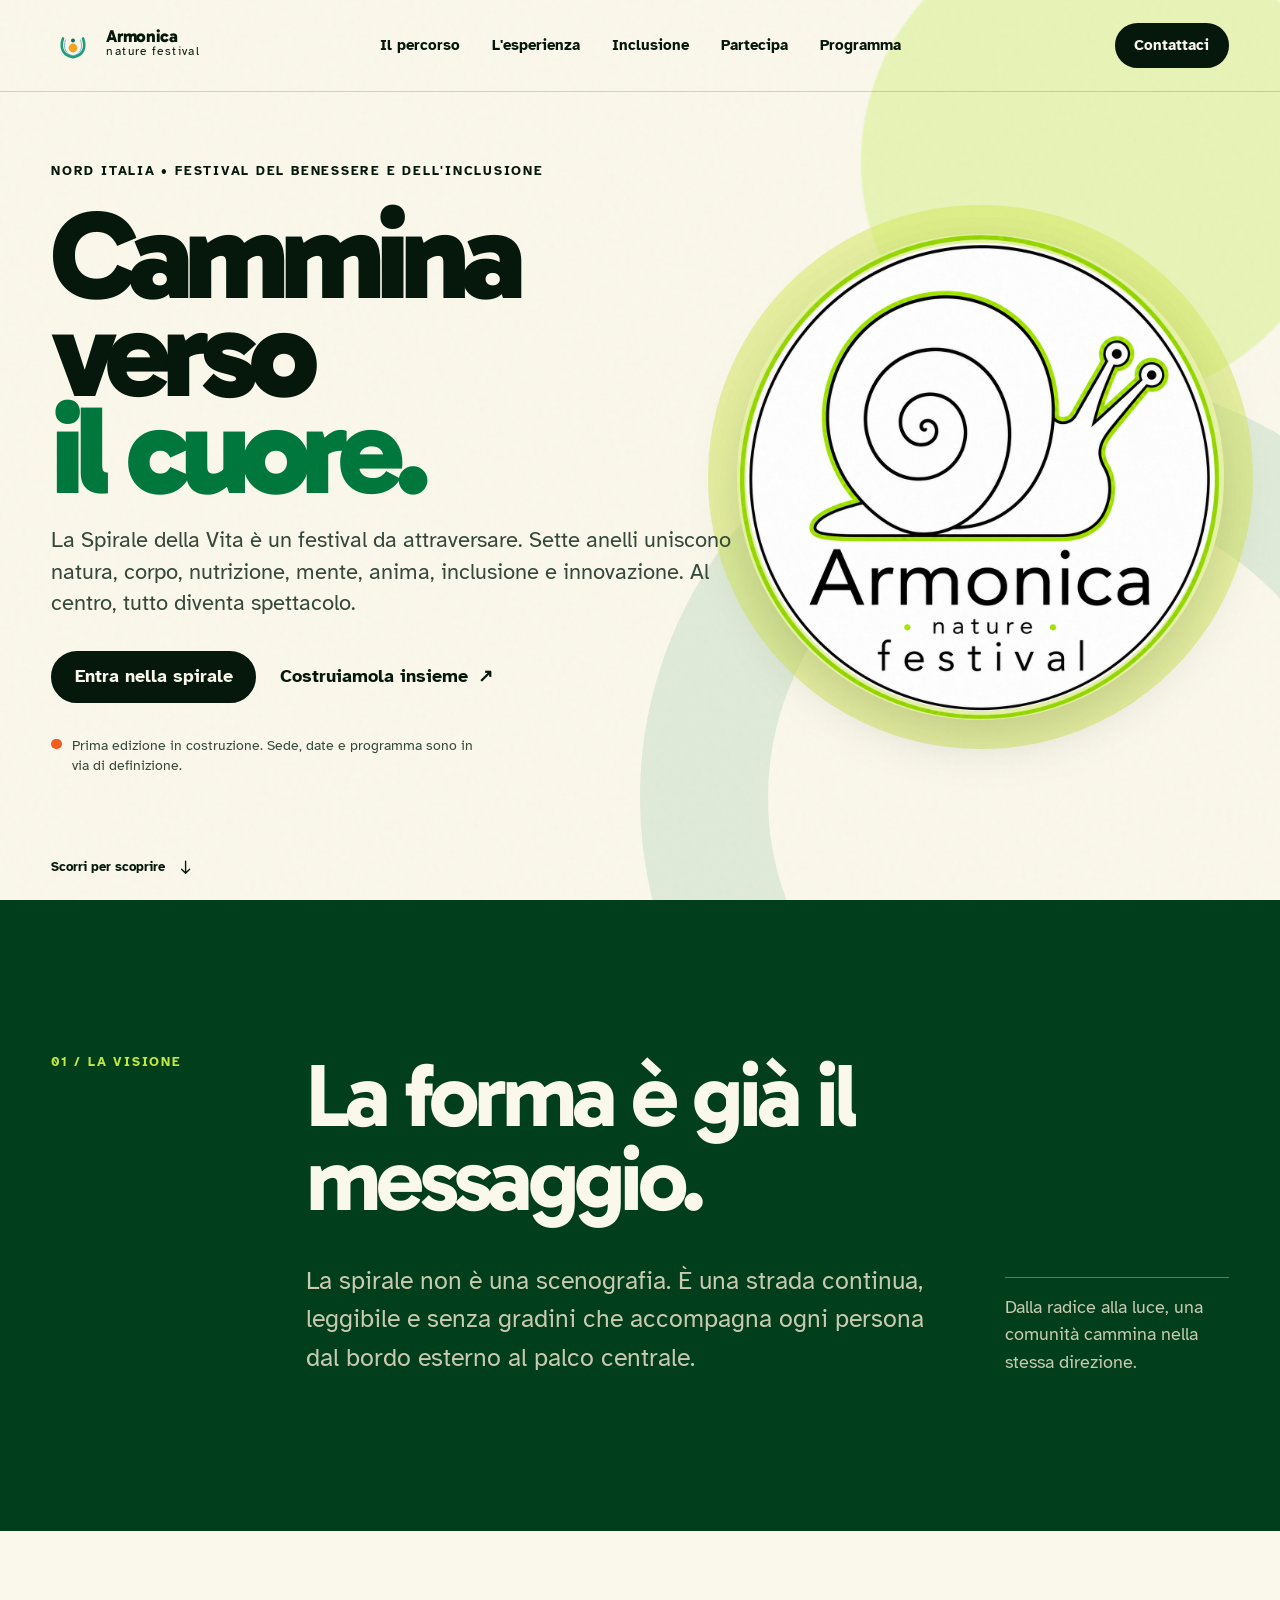
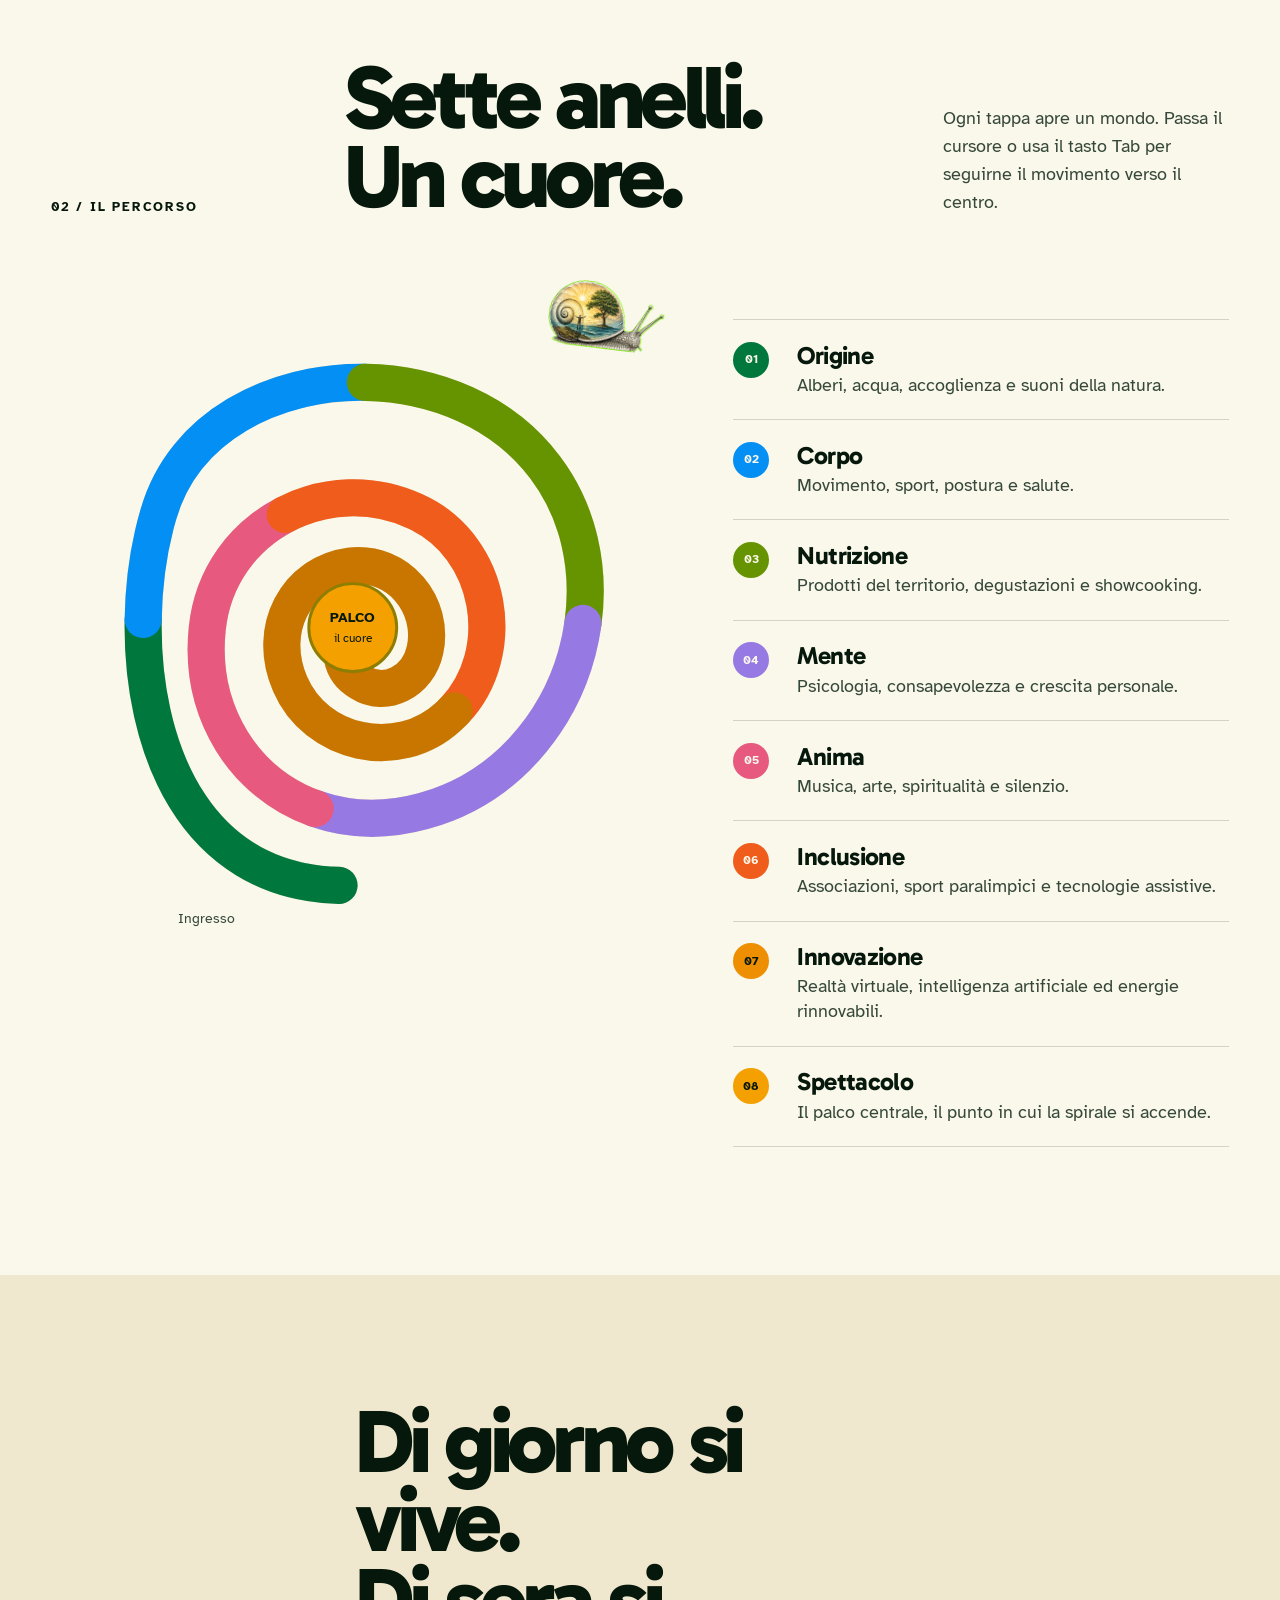
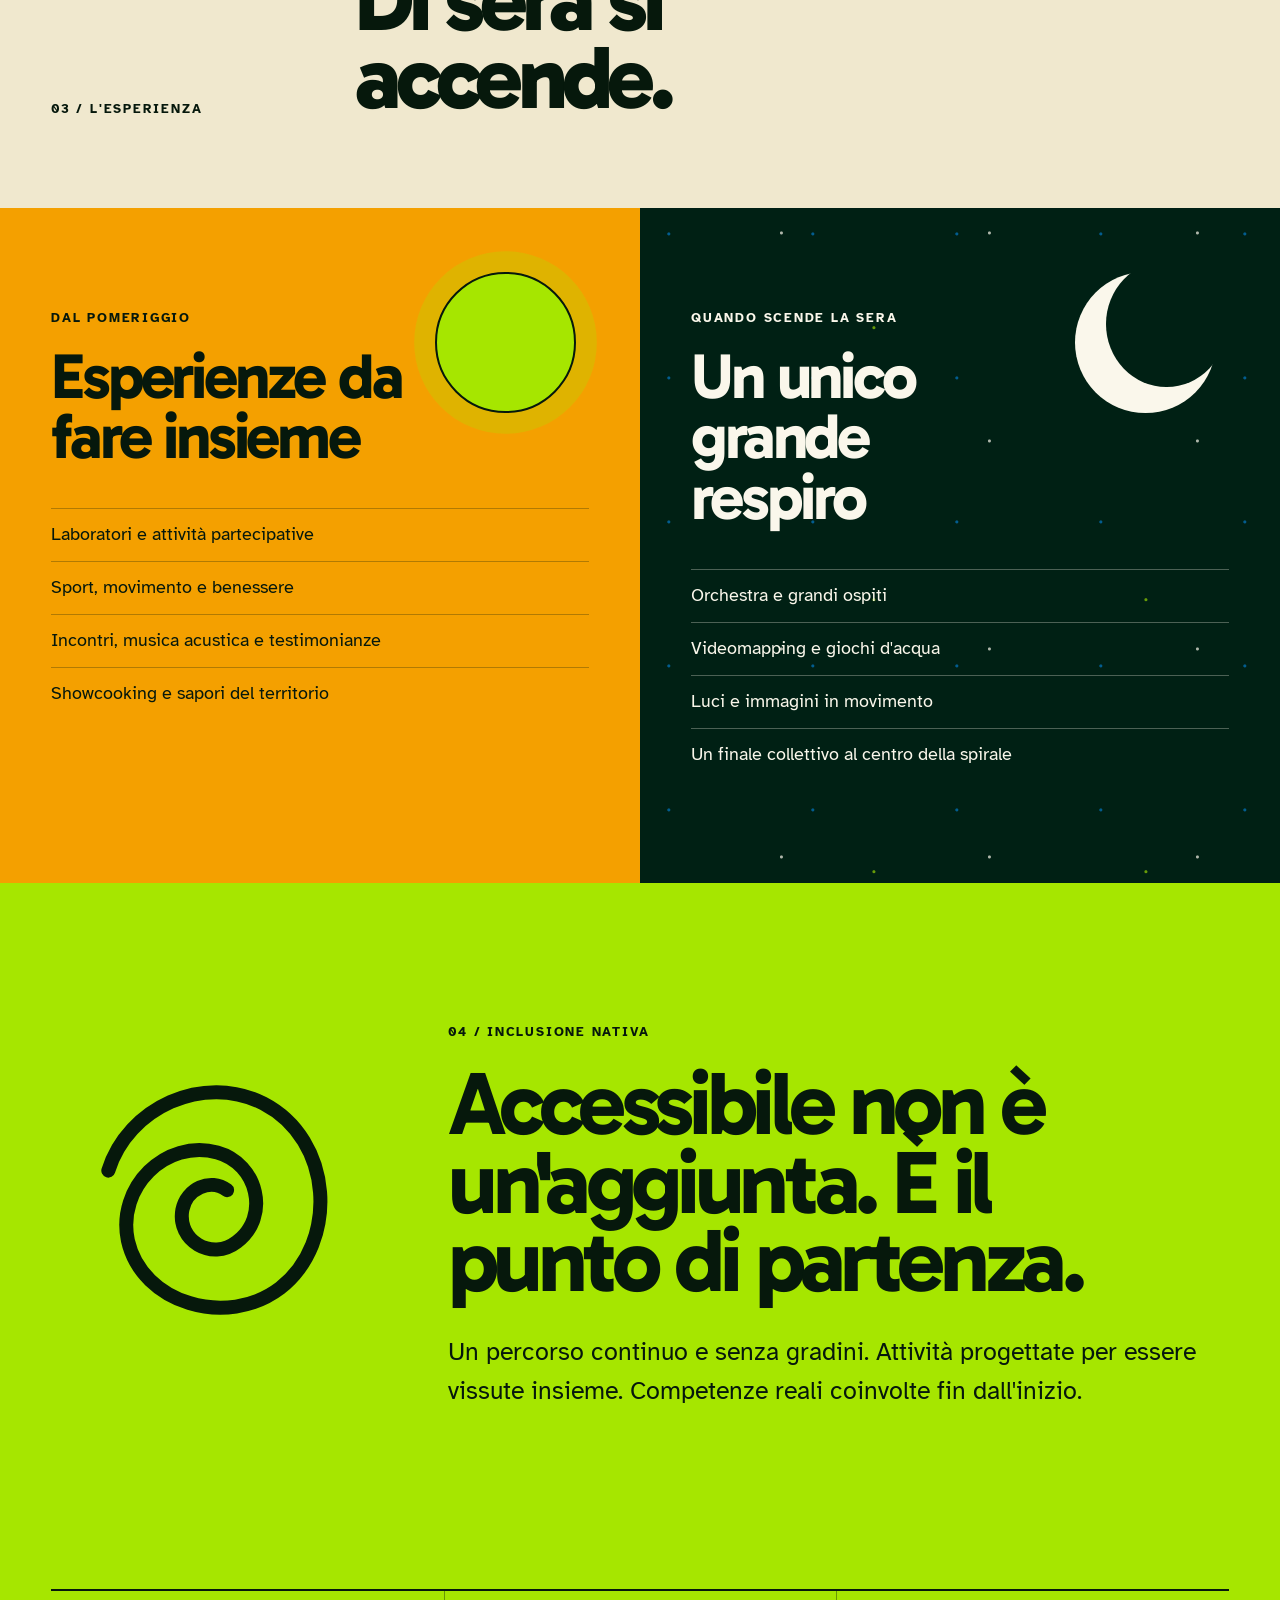
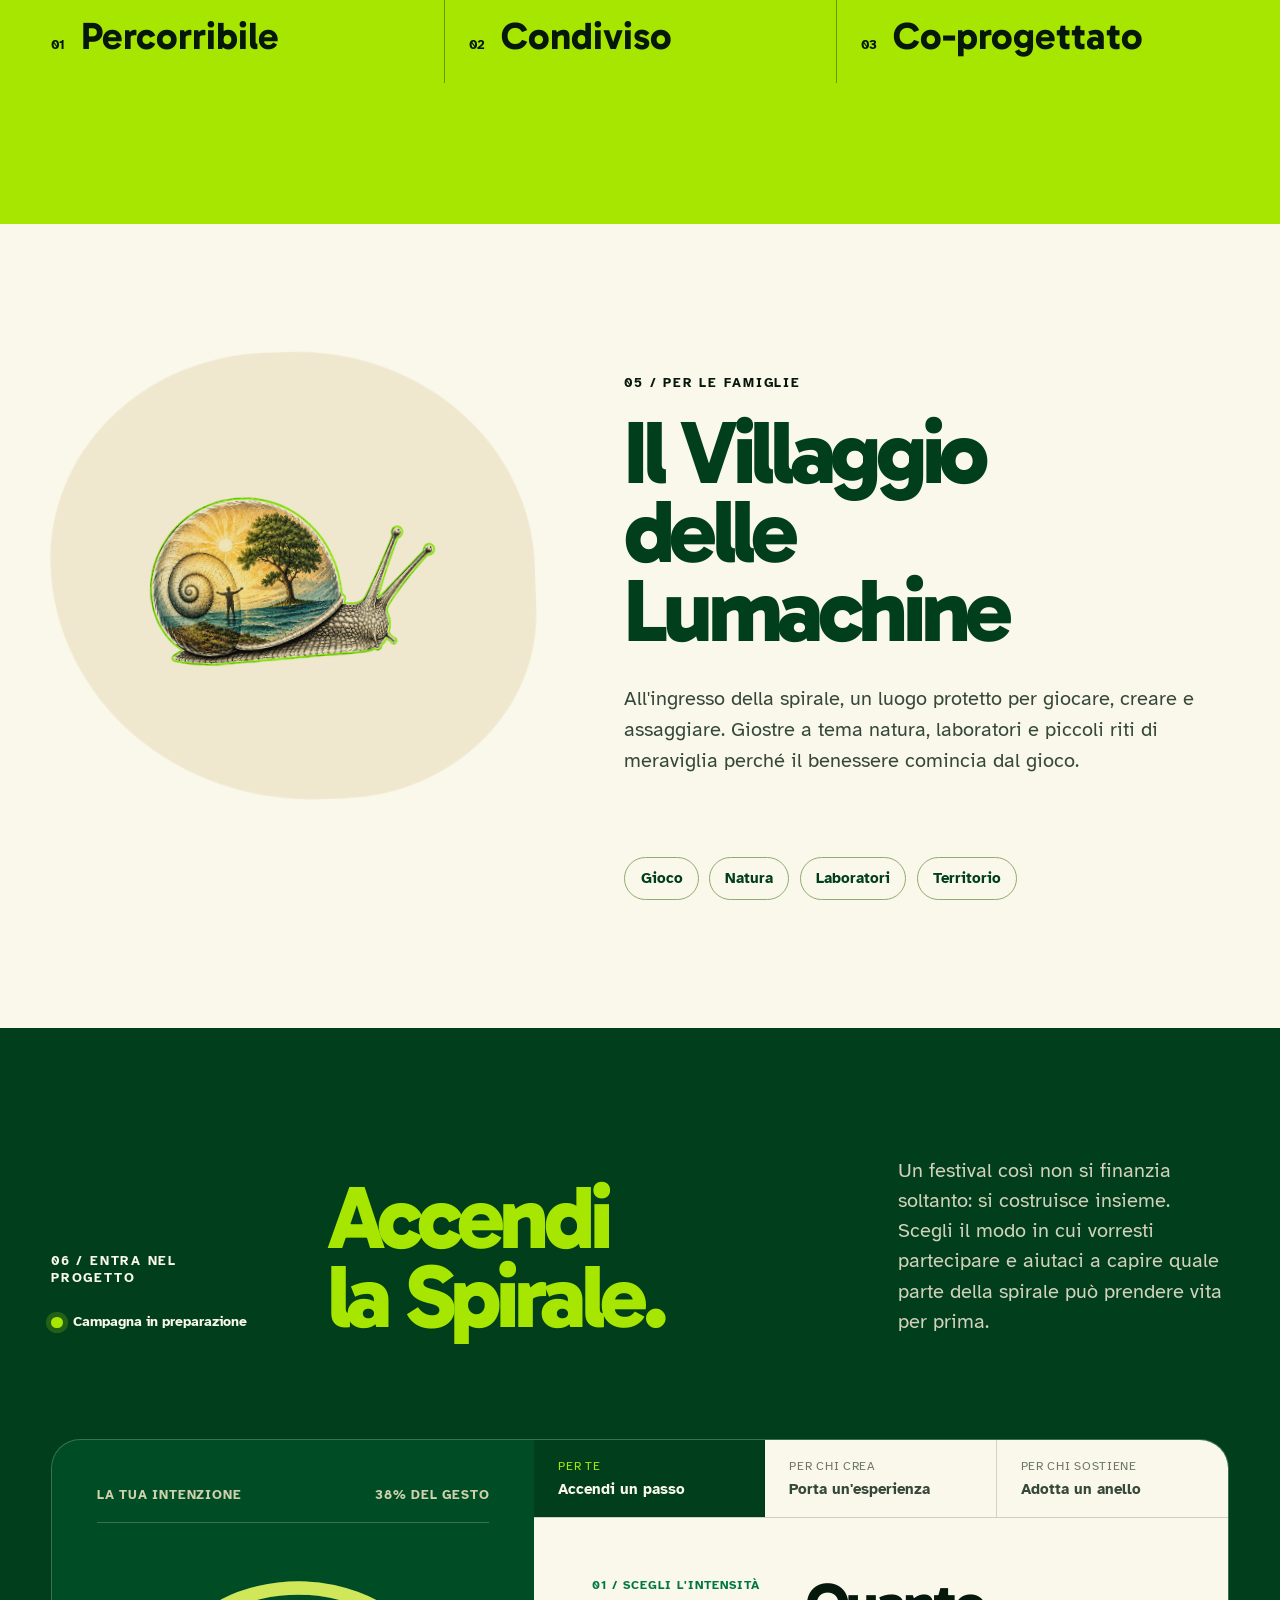
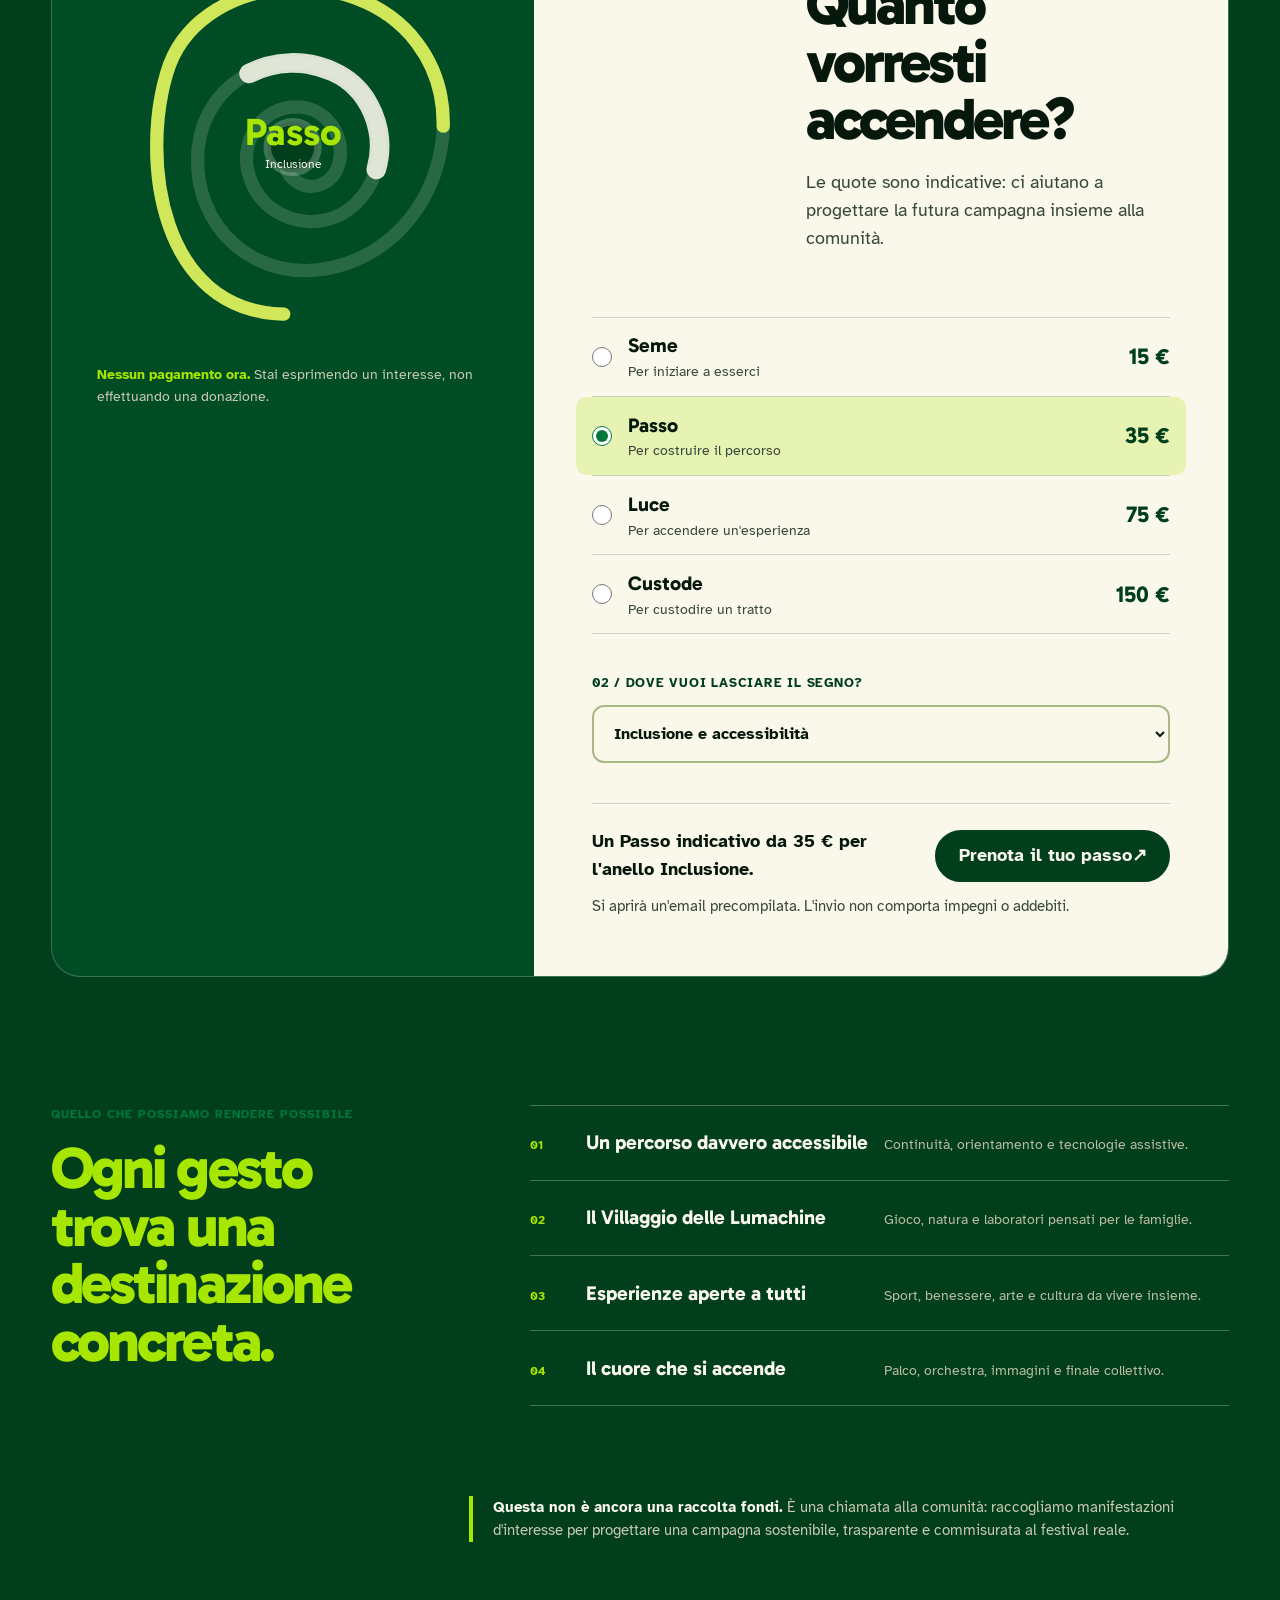
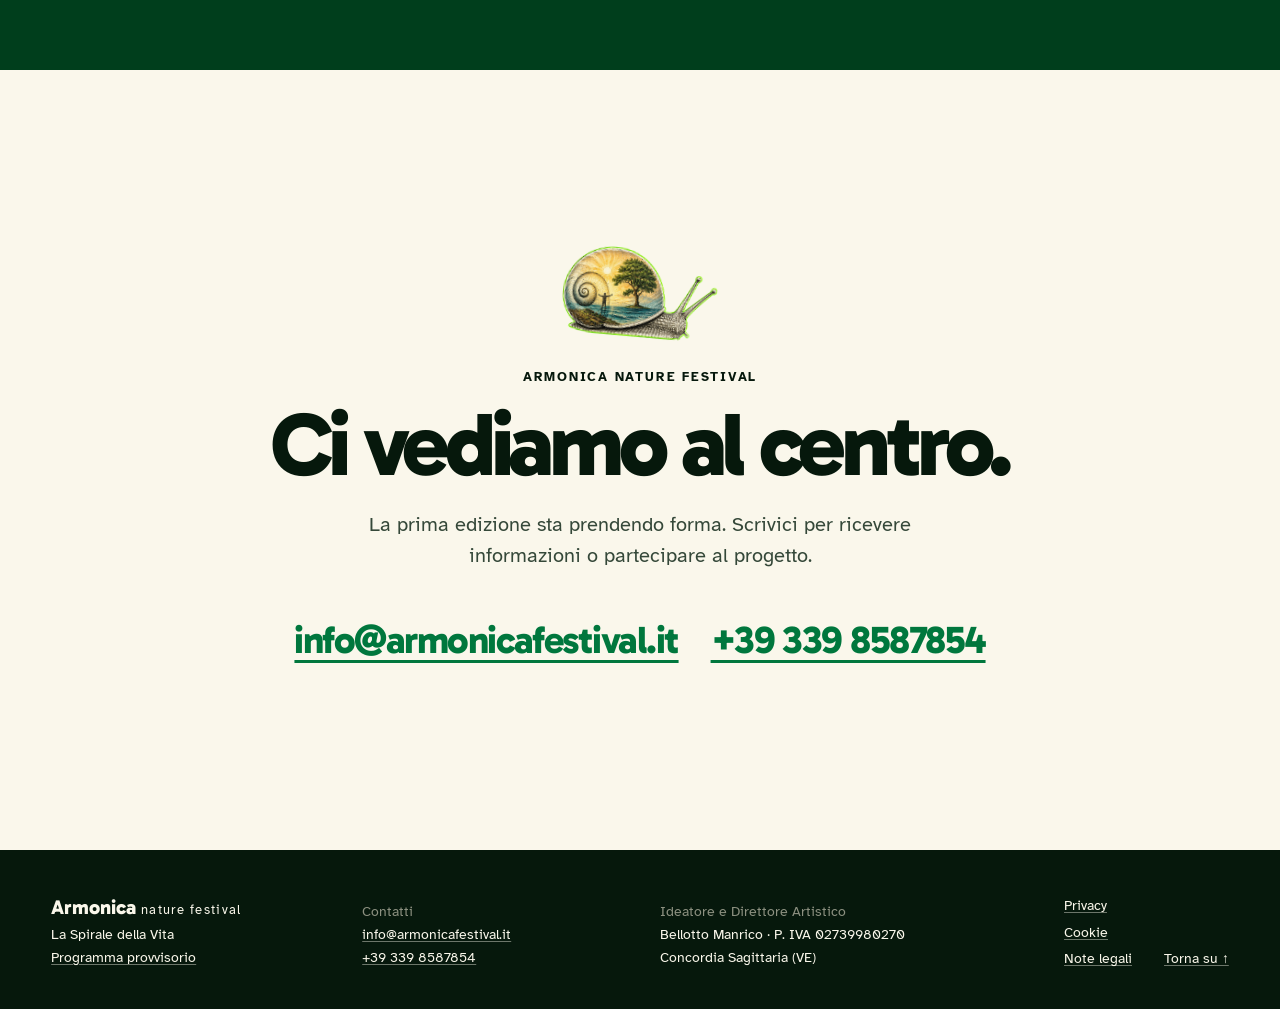
<file: index.html>
<!doctype html>
<html lang="it">
  <head>
    <meta charset="UTF-8" />
    <meta name="viewport" content="width=device-width, initial-scale=1" />
    <meta
      name="description"
      content="Armonica Nature Festival, La Spirale della Vita. Un nuovo festival del benessere, della natura e dell'inclusione nel Nord Italia."
    />
    <meta name="theme-color" content="#16775f" />
    <meta property="og:type" content="website" />
    <meta property="og:locale" content="it_IT" />
    <meta property="og:title" content="Armonica Nature Festival | La Spirale della Vita" />
    <meta
      property="og:description"
      content="Sette anelli e un cuore. Un percorso accessibile dalla natura al grande spettacolo."
    />
    <meta property="og:image" content="https://armonicafestival.it/assets/armonica-logo.png" />
    <link rel="icon" href="assets/logo-mark.svg" type="image/svg+xml" />
    <link rel="preconnect" href="https://fonts.googleapis.com" />
    <link rel="preconnect" href="https://fonts.gstatic.com" crossorigin />
    <link
      href="https://fonts.googleapis.com/css2?family=Atkinson+Hyperlegible:ital,wght@0,400;0,700;1,400&family=Gabarito:wght@400..900&display=swap"
      rel="stylesheet"
    />
    <link rel="stylesheet" href="styles.css" />
    <title>Armonica Nature Festival | La Spirale della Vita</title>
  </head>
  <body>
    <a class="skip-link" href="#contenuto">Vai al contenuto</a>

    <header class="site-header" data-header>
      <a class="brand" href="#inizio" aria-label="Armonica Nature Festival, torna all'inizio">
        <img src="assets/logo-mark.svg" width="44" height="44" alt="" />
        <span class="brand__name">Armonica</span>
        <span class="brand__descriptor">nature festival</span>
      </a>

      <nav class="site-nav" aria-label="Navigazione principale">
        <a href="#percorso">Il percorso</a>
        <a href="#esperienza">L'esperienza</a>
        <a href="#inclusione">Inclusione</a>
        <a href="#partner">Partecipa</a>
        <a href="programma.html">Programma</a>
      </nav>

      <a class="header-program-link" href="programma.html">Programma</a>
      <a class="button button--compact" href="mailto:info@armonicafestival.it?subject=Armonica%20Nature%20Festival%20-%20Richiesta%20informazioni">
        Contattaci
      </a>
    </header>

    <main id="contenuto">
      <section class="hero" id="inizio" aria-labelledby="hero-title">
        <div class="hero__copy">
          <p class="eyebrow reveal">Nord Italia <span aria-hidden="true">•</span> Festival del benessere e dell'inclusione</p>
          <h1 id="hero-title" class="reveal reveal--delay-1">
            Cammina verso<br />
            <span>il cuore.</span>
          </h1>
          <p class="hero__intro reveal reveal--delay-2">
            La Spirale della Vita è un festival da attraversare. Sette anelli uniscono natura, corpo, nutrizione, mente, anima, inclusione e innovazione. Al centro, tutto diventa spettacolo.
          </p>
          <div class="hero__actions reveal reveal--delay-3">
            <a class="button" href="#percorso">Entra nella spirale</a>
            <a class="text-link" href="#partner">Costruiamola insieme <span aria-hidden="true">↗</span></a>
          </div>
          <p class="project-status reveal reveal--delay-3">
            <span aria-hidden="true"></span>
            Prima edizione in costruzione. Sede, date e programma sono in via di definizione.
          </p>
        </div>

        <div class="hero__art reveal reveal--delay-1">
          <img
            src="assets/armonica-logo.png"
            width="1254"
            height="1254"
            alt="Armonica Nature Festival, logo con una chiocciola disegnata come una spirale"
            fetchpriority="high"
          />
        </div>

        <a class="hero__scroll" href="#visione">
          <span>Scorri per scoprire</span>
          <svg aria-hidden="true" viewBox="0 0 24 24"><path d="M12 4v15m0 0-5-5m5 5 5-5" /></svg>
        </a>
      </section>

      <section class="manifesto" id="visione" aria-labelledby="manifesto-title">
        <p class="section-index">01 / La visione</p>
        <div class="manifesto__statement">
          <h2 id="manifesto-title">La forma è già il messaggio.</h2>
          <p>
            La spirale non è una scenografia. È una strada continua, leggibile e senza gradini che accompagna ogni persona dal bordo esterno al palco centrale.
          </p>
        </div>
        <p class="manifesto__aside">Dalla radice alla luce, una comunità cammina nella stessa direzione.</p>
      </section>

      <section class="journey" id="percorso" aria-labelledby="journey-title">
        <header class="section-heading">
          <p class="section-index">02 / Il percorso</p>
          <h2 id="journey-title">Sette anelli.<br />Un cuore.</h2>
          <p>Ogni tappa apre un mondo. Passa il cursore o usa il tasto Tab per seguirne il movimento verso il centro.</p>
        </header>

        <div class="journey__layout">
          <div class="journey__visual" aria-hidden="true" data-spiral>
            <img
              class="snail-symbol snail-symbol--journey"
              src="assets/snail-spiral-symbol.png"
              width="955"
              height="550"
              alt=""
              loading="lazy"
              decoding="async"
            />
            <svg viewBox="0 0 620 620" role="presentation">
              <path class="spiral-base" pathLength="100" d="M295 580C98 575 70 335 110 200C155 42 406 18 506 152C595 270 533 463 381 504C253 539 147 442 160 317C171 212 282 155 373 197C455 234 471 349 407 407C355 455 271 435 245 374C220 317 252 260 306 253C356 247 393 293 383 339C376 372 342 388 317 372C296 360 292 334 305 319" />
              <path class="segment segment--origine" data-segment="origine" pathLength="100" d="M295 580C98 575 70 335 110 200C155 42 406 18 506 152C595 270 533 463 381 504C253 539 147 442 160 317C171 212 282 155 373 197C455 234 471 349 407 407C355 455 271 435 245 374C220 317 252 260 306 253C356 247 393 293 383 339C376 372 342 388 317 372C296 360 292 334 305 319" />
              <path class="segment segment--corpo" data-segment="corpo" pathLength="100" d="M295 580C98 575 70 335 110 200C155 42 406 18 506 152C595 270 533 463 381 504C253 539 147 442 160 317C171 212 282 155 373 197C455 234 471 349 407 407C355 455 271 435 245 374C220 317 252 260 306 253C356 247 393 293 383 339C376 372 342 388 317 372C296 360 292 334 305 319" />
              <path class="segment segment--nutrizione" data-segment="nutrizione" pathLength="100" d="M295 580C98 575 70 335 110 200C155 42 406 18 506 152C595 270 533 463 381 504C253 539 147 442 160 317C171 212 282 155 373 197C455 234 471 349 407 407C355 455 271 435 245 374C220 317 252 260 306 253C356 247 393 293 383 339C376 372 342 388 317 372C296 360 292 334 305 319" />
              <path class="segment segment--mente" data-segment="mente" pathLength="100" d="M295 580C98 575 70 335 110 200C155 42 406 18 506 152C595 270 533 463 381 504C253 539 147 442 160 317C171 212 282 155 373 197C455 234 471 349 407 407C355 455 271 435 245 374C220 317 252 260 306 253C356 247 393 293 383 339C376 372 342 388 317 372C296 360 292 334 305 319" />
              <path class="segment segment--anima" data-segment="anima" pathLength="100" d="M295 580C98 575 70 335 110 200C155 42 406 18 506 152C595 270 533 463 381 504C253 539 147 442 160 317C171 212 282 155 373 197C455 234 471 349 407 407C355 455 271 435 245 374C220 317 252 260 306 253C356 247 393 293 383 339C376 372 342 388 317 372C296 360 292 334 305 319" />
              <path class="segment segment--inclusione" data-segment="inclusione" pathLength="100" d="M295 580C98 575 70 335 110 200C155 42 406 18 506 152C595 270 533 463 381 504C253 539 147 442 160 317C171 212 282 155 373 197C455 234 471 349 407 407C355 455 271 435 245 374C220 317 252 260 306 253C356 247 393 293 383 339C376 372 342 388 317 372C296 360 292 334 305 319" />
              <path class="segment segment--innovazione" data-segment="innovazione" pathLength="100" d="M295 580C98 575 70 335 110 200C155 42 406 18 506 152C595 270 533 463 381 504C253 539 147 442 160 317C171 212 282 155 373 197C455 234 471 349 407 407C355 455 271 435 245 374C220 317 252 260 306 253C356 247 393 293 383 339C376 372 342 388 317 372C296 360 292 334 305 319" />
              <circle class="spiral-heart" cx="309" cy="316" r="45" />
              <text class="spiral-heart__label" x="309" y="310" text-anchor="middle">PALCO</text>
              <text class="spiral-heart__sub" x="309" y="331" text-anchor="middle">il cuore</text>
            </svg>
            <p class="journey__visual-label">Ingresso</p>
          </div>

          <ol class="ring-list">
            <li class="ring-item" data-ring="origine" tabindex="0">
              <span class="ring-item__number">01</span>
              <div><h3>Origine</h3><p>Alberi, acqua, accoglienza e suoni della natura.</p></div>
            </li>
            <li class="ring-item" data-ring="corpo" tabindex="0">
              <span class="ring-item__number">02</span>
              <div><h3>Corpo</h3><p>Movimento, sport, postura e salute.</p></div>
            </li>
            <li class="ring-item" data-ring="nutrizione" tabindex="0">
              <span class="ring-item__number">03</span>
              <div><h3>Nutrizione</h3><p>Prodotti del territorio, degustazioni e showcooking.</p></div>
            </li>
            <li class="ring-item" data-ring="mente" tabindex="0">
              <span class="ring-item__number">04</span>
              <div><h3>Mente</h3><p>Psicologia, consapevolezza e crescita personale.</p></div>
            </li>
            <li class="ring-item" data-ring="anima" tabindex="0">
              <span class="ring-item__number">05</span>
              <div><h3>Anima</h3><p>Musica, arte, spiritualità e silenzio.</p></div>
            </li>
            <li class="ring-item" data-ring="inclusione" tabindex="0">
              <span class="ring-item__number">06</span>
              <div><h3>Inclusione</h3><p>Associazioni, sport paralimpici e tecnologie assistive.</p></div>
            </li>
            <li class="ring-item" data-ring="innovazione" tabindex="0">
              <span class="ring-item__number">07</span>
              <div><h3>Innovazione</h3><p>Realtà virtuale, intelligenza artificiale ed energie rinnovabili.</p></div>
            </li>
            <li class="ring-item ring-item--heart" data-ring="spettacolo" tabindex="0">
              <span class="ring-item__number">08</span>
              <div><h3>Spettacolo</h3><p>Il palco centrale, il punto in cui la spirale si accende.</p></div>
            </li>
          </ol>
        </div>
      </section>

      <section class="day-night" id="esperienza" aria-labelledby="experience-title">
        <div class="day-night__intro">
          <p class="section-index">03 / L'esperienza</p>
          <h2 id="experience-title">Di giorno si vive.<br />Di sera si accende.</h2>
        </div>

        <article class="day-side">
          <span class="celestial celestial--sun" aria-hidden="true"></span>
          <p class="time-label">Dal pomeriggio</p>
          <h3>Esperienze da fare insieme</h3>
          <ul>
            <li>Laboratori e attività partecipative</li>
            <li>Sport, movimento e benessere</li>
            <li>Incontri, musica acustica e testimonianze</li>
            <li>Showcooking e sapori del territorio</li>
          </ul>
        </article>

        <article class="night-side">
          <span class="celestial celestial--moon" aria-hidden="true"></span>
          <p class="time-label">Quando scende la sera</p>
          <h3>Un unico grande respiro</h3>
          <ul>
            <li>Orchestra e grandi ospiti</li>
            <li>Videomapping e giochi d'acqua</li>
            <li>Luci e immagini in movimento</li>
            <li>Un finale collettivo al centro della spirale</li>
          </ul>
        </article>
      </section>

      <section class="accessibility" id="inclusione" aria-labelledby="accessibility-title">
        <div class="accessibility__mark" aria-hidden="true">
          <svg viewBox="0 0 220 220"><path d="M41 77c14-45 68-70 111-48 50 26 54 99 12 132-38 29-99 11-109-34-8-38 27-73 64-63 29 8 38 46 14 64-18 14-43-1-39-23 3-15 20-23 32-14" /></svg>
        </div>
        <div class="accessibility__copy">
          <p class="section-index">04 / Inclusione nativa</p>
          <h2 id="accessibility-title">Accessibile non è un'aggiunta. È il punto di partenza.</h2>
          <p class="accessibility__lead">
            Un percorso continuo e senza gradini. Attività progettate per essere vissute insieme. Competenze reali coinvolte fin dall'inizio.
          </p>
        </div>
        <dl class="accessibility__principles">
          <div><dt>01</dt><dd>Percorribile</dd></div>
          <div><dt>02</dt><dd>Condiviso</dd></div>
          <div><dt>03</dt><dd>Co-progettato</dd></div>
        </dl>
      </section>

      <section class="families" aria-labelledby="families-title">
        <div class="families__snail" aria-hidden="true">
          <img
            class="snail-symbol snail-symbol--families"
            src="assets/snail-spiral-symbol.png"
            width="955"
            height="550"
            alt=""
            loading="lazy"
            decoding="async"
          />
        </div>
        <div>
          <p class="section-index">05 / Per le famiglie</p>
          <h2 id="families-title">Il Villaggio delle Lumachine</h2>
          <p>
            All'ingresso della spirale, un luogo protetto per giocare, creare e assaggiare. Giostre a tema natura, laboratori e piccoli riti di meraviglia perché il benessere comincia dal gioco.
          </p>
        </div>
        <ul class="families__details" aria-label="Attività del Villaggio delle Lumachine">
          <li>Gioco</li><li>Natura</li><li>Laboratori</li><li>Territorio</li>
        </ul>
      </section>

      <section class="ignite" id="partner" aria-labelledby="partner-title">
        <header class="ignite__intro">
          <div>
            <p class="section-index">06 / Entra nel progetto</p>
            <p class="ignite__phase"><span aria-hidden="true"></span> Campagna in preparazione</p>
          </div>
          <h2 id="partner-title">Accendi<br />la Spirale.</h2>
          <p class="ignite__lead">
            Un festival così non si finanzia soltanto: si costruisce insieme. Scegli il modo in cui vorresti partecipare e aiutaci a capire quale parte della spirale può prendere vita per prima.
          </p>
        </header>

        <div class="ignite__experience">
          <aside class="ignite__visual" aria-label="Rappresentazione della parte di spirale scelta">
            <div class="ignite__visual-topline">
              <span>La tua intenzione</span>
              <span data-ignite-progress-label>38% del gesto</span>
            </div>
            <div class="ignite__spiral-wrap">
              <svg class="ignite__spiral" viewBox="0 0 620 620" role="img" aria-labelledby="ignite-spiral-title ignite-spiral-desc">
                <title id="ignite-spiral-title">La tua scelta nella Spirale della Vita</title>
                <desc id="ignite-spiral-desc">La spirale evidenzia l'anello che vuoi sostenere e l'intensità indicativa del gesto.</desc>
                <path class="ignite__spiral-base" pathLength="100" d="M295 580C98 575 70 335 110 200C155 42 406 18 506 152C595 270 533 463 381 504C253 539 147 442 160 317C171 212 282 155 373 197C455 234 471 349 407 407C355 455 271 435 245 374C220 317 252 260 306 253C356 247 393 293 383 339C376 372 342 388 317 372C296 360 292 334 305 319" />
                <path class="ignite__spiral-progress" data-ignite-progress pathLength="100" d="M295 580C98 575 70 335 110 200C155 42 406 18 506 152C595 270 533 463 381 504C253 539 147 442 160 317C171 212 282 155 373 197C455 234 471 349 407 407C355 455 271 435 245 374C220 317 252 260 306 253C356 247 393 293 383 339C376 372 342 388 317 372C296 360 292 334 305 319" />
                <path class="ignite__spiral-segment ignite__spiral-segment--01" data-ignite-segment="origine" pathLength="100" d="M295 580C98 575 70 335 110 200C155 42 406 18 506 152C595 270 533 463 381 504C253 539 147 442 160 317C171 212 282 155 373 197C455 234 471 349 407 407C355 455 271 435 245 374C220 317 252 260 306 253C356 247 393 293 383 339C376 372 342 388 317 372C296 360 292 334 305 319" />
                <path class="ignite__spiral-segment ignite__spiral-segment--02" data-ignite-segment="corpo" pathLength="100" d="M295 580C98 575 70 335 110 200C155 42 406 18 506 152C595 270 533 463 381 504C253 539 147 442 160 317C171 212 282 155 373 197C455 234 471 349 407 407C355 455 271 435 245 374C220 317 252 260 306 253C356 247 393 293 383 339C376 372 342 388 317 372C296 360 292 334 305 319" />
                <path class="ignite__spiral-segment ignite__spiral-segment--03" data-ignite-segment="nutrizione" pathLength="100" d="M295 580C98 575 70 335 110 200C155 42 406 18 506 152C595 270 533 463 381 504C253 539 147 442 160 317C171 212 282 155 373 197C455 234 471 349 407 407C355 455 271 435 245 374C220 317 252 260 306 253C356 247 393 293 383 339C376 372 342 388 317 372C296 360 292 334 305 319" />
                <path class="ignite__spiral-segment ignite__spiral-segment--04" data-ignite-segment="mente" pathLength="100" d="M295 580C98 575 70 335 110 200C155 42 406 18 506 152C595 270 533 463 381 504C253 539 147 442 160 317C171 212 282 155 373 197C455 234 471 349 407 407C355 455 271 435 245 374C220 317 252 260 306 253C356 247 393 293 383 339C376 372 342 388 317 372C296 360 292 334 305 319" />
                <path class="ignite__spiral-segment ignite__spiral-segment--05" data-ignite-segment="anima" pathLength="100" d="M295 580C98 575 70 335 110 200C155 42 406 18 506 152C595 270 533 463 381 504C253 539 147 442 160 317C171 212 282 155 373 197C455 234 471 349 407 407C355 455 271 435 245 374C220 317 252 260 306 253C356 247 393 293 383 339C376 372 342 388 317 372C296 360 292 334 305 319" />
                <path class="ignite__spiral-segment ignite__spiral-segment--06" data-ignite-segment="inclusione" pathLength="100" d="M295 580C98 575 70 335 110 200C155 42 406 18 506 152C595 270 533 463 381 504C253 539 147 442 160 317C171 212 282 155 373 197C455 234 471 349 407 407C355 455 271 435 245 374C220 317 252 260 306 253C356 247 393 293 383 339C376 372 342 388 317 372C296 360 292 334 305 319" />
                <path class="ignite__spiral-segment ignite__spiral-segment--07" data-ignite-segment="innovazione" pathLength="100" d="M295 580C98 575 70 335 110 200C155 42 406 18 506 152C595 270 533 463 381 504C253 539 147 442 160 317C171 212 282 155 373 197C455 234 471 349 407 407C355 455 271 435 245 374C220 317 252 260 306 253C356 247 393 293 383 339C376 372 342 388 317 372C296 360 292 334 305 319" />
                <circle class="ignite__spiral-heart" data-ignite-segment="spettacolo" cx="309" cy="316" r="40" />
              </svg>
              <div class="ignite__visual-summary" aria-hidden="true">
                <strong data-ignite-visual-title>Passo</strong>
                <span data-ignite-visual-ring>Inclusione</span>
              </div>
            </div>
            <p class="ignite__visual-note"><strong>Nessun pagamento ora.</strong> Stai esprimendo un interesse, non effettuando una donazione.</p>
          </aside>

          <div class="ignite__builder">
            <div class="ignite__tabs" role="tablist" aria-label="Come vuoi partecipare">
              <button class="ignite__tab" id="tab-supporter" type="button" role="tab" aria-selected="true" aria-controls="panel-supporter" tabindex="0" data-ignite-tab="supporter">
                <span>Per te</span> Accendi un passo
              </button>
              <button class="ignite__tab" id="tab-community" type="button" role="tab" aria-selected="false" aria-controls="panel-community" tabindex="-1" data-ignite-tab="community">
                <span>Per chi crea</span> Porta un'esperienza
              </button>
              <button class="ignite__tab" id="tab-partner" type="button" role="tab" aria-selected="false" aria-controls="panel-partner" tabindex="-1" data-ignite-tab="partner">
                <span>Per chi sostiene</span> Adotta un anello
              </button>
            </div>

            <div class="ignite__panel" id="panel-supporter" role="tabpanel" aria-labelledby="tab-supporter" data-ignite-panel="supporter">
              <div class="ignite__panel-heading">
                <p class="ignite__step">01 / Scegli l'intensità</p>
                <h3>Quanto vorresti accendere?</h3>
                <p>Le quote sono indicative: ci aiutano a progettare la futura campagna insieme alla comunità.</p>
              </div>
              <fieldset class="ignite__levels">
                <legend class="sr-only">Livello di sostegno indicativo</legend>
                <label class="ignite__level">
                  <input type="radio" name="support-level" value="Seme" data-amount="15" data-progress="18" />
                  <span><strong>Seme</strong><small>Per iniziare a esserci</small></span><b>15 €</b>
                </label>
                <label class="ignite__level">
                  <input type="radio" name="support-level" value="Passo" data-amount="35" data-progress="38" checked />
                  <span><strong>Passo</strong><small>Per costruire il percorso</small></span><b>35 €</b>
                </label>
                <label class="ignite__level">
                  <input type="radio" name="support-level" value="Luce" data-amount="75" data-progress="66" />
                  <span><strong>Luce</strong><small>Per accendere un'esperienza</small></span><b>75 €</b>
                </label>
                <label class="ignite__level">
                  <input type="radio" name="support-level" value="Custode" data-amount="150" data-progress="100" />
                  <span><strong>Custode</strong><small>Per custodire un tratto</small></span><b>150 €</b>
                </label>
              </fieldset>

              <div class="ignite__choice">
                <label for="support-ring">02 / Dove vuoi lasciare il segno?</label>
                <select id="support-ring" data-ignite-ring>
                  <option value="origine">Origine e natura</option>
                  <option value="corpo">Corpo e movimento</option>
                  <option value="nutrizione">Nutrizione e territorio</option>
                  <option value="mente">Mente e consapevolezza</option>
                  <option value="anima">Anima, musica e arte</option>
                  <option value="inclusione" selected>Inclusione e accessibilità</option>
                  <option value="innovazione">Innovazione sostenibile</option>
                  <option value="spettacolo">Spettacolo finale</option>
                </select>
              </div>

              <div class="ignite__action">
                <p data-interest-summary aria-live="polite">Un Passo indicativo da 35 € per l'anello Inclusione.</p>
                <a class="button button--ignite" data-interest-cta href="mailto:info@armonicafestival.it">Prenota il tuo passo <span aria-hidden="true">↗</span></a>
                <small>Si aprirà un'email precompilata. L'invio non comporta impegni o addebiti.</small>
              </div>
            </div>

            <div class="ignite__panel" id="panel-community" role="tabpanel" aria-labelledby="tab-community" data-ignite-panel="community" hidden>
              <div class="ignite__panel-heading">
                <p class="ignite__step">01 / Raccontaci cosa porti</p>
                <h3>Trasforma un talento in esperienza.</h3>
                <p>Associazioni, scuole, artisti, professionisti e realtà locali possono co-progettare un'attività.</p>
              </div>
              <div class="ignite__choice-grid">
                <div class="ignite__choice">
                  <label for="experience-type">La tua proposta</label>
                  <select id="experience-type" data-experience-type>
                    <option>Laboratorio partecipativo</option>
                    <option>Attività sportiva o motoria</option>
                    <option>Incontro o testimonianza</option>
                    <option>Performance artistica</option>
                    <option>Esperienza gastronomica</option>
                    <option>Soluzione per l'accessibilità</option>
                  </select>
                </div>
                <div class="ignite__choice">
                  <label for="community-ring">L'anello più vicino</label>
                  <select id="community-ring" data-ignite-ring>
                    <option value="origine">Origine e natura</option>
                    <option value="corpo">Corpo e movimento</option>
                    <option value="nutrizione">Nutrizione e territorio</option>
                    <option value="mente">Mente e consapevolezza</option>
                    <option value="anima" selected>Anima, musica e arte</option>
                    <option value="inclusione">Inclusione e accessibilità</option>
                    <option value="innovazione">Innovazione sostenibile</option>
                    <option value="spettacolo">Spettacolo finale</option>
                  </select>
                </div>
              </div>
              <div class="ignite__action">
                <p data-interest-summary aria-live="polite">Una proposta di Laboratorio partecipativo per l'anello Anima.</p>
                <a class="button button--ignite" data-interest-cta href="mailto:info@armonicafestival.it">Proponi l'esperienza <span aria-hidden="true">↗</span></a>
                <small>Ti risponderemo per approfondire fattibilità, spazi e modalità di collaborazione.</small>
              </div>
            </div>

            <div class="ignite__panel" id="panel-partner" role="tabpanel" aria-labelledby="tab-partner" data-ignite-panel="partner" hidden>
              <div class="ignite__panel-heading">
                <p class="ignite__step">01 / Scegli il tuo impatto</p>
                <h3>Dai struttura a un intero anello.</h3>
                <p>Imprese, fondazioni e istituzioni possono sostenere un ambito, mettere a disposizione servizi o aprire connessioni sul territorio.</p>
              </div>
              <div class="ignite__choice-grid">
                <div class="ignite__choice">
                  <label for="partner-type">Come vuoi contribuire?</label>
                  <select id="partner-type" data-partner-type>
                    <option>Sostegno economico</option>
                    <option>Servizi o forniture</option>
                    <option>Patrocinio e territorio</option>
                    <option>Competenze per l'accessibilità</option>
                    <option>Media partnership</option>
                  </select>
                </div>
                <div class="ignite__choice">
                  <label for="partner-ring">Quale ambito senti tuo?</label>
                  <select id="partner-ring" data-ignite-ring>
                    <option value="origine">Origine e natura</option>
                    <option value="corpo">Corpo e movimento</option>
                    <option value="nutrizione">Nutrizione e territorio</option>
                    <option value="mente">Mente e consapevolezza</option>
                    <option value="anima">Anima, musica e arte</option>
                    <option value="inclusione" selected>Inclusione e accessibilità</option>
                    <option value="innovazione">Innovazione sostenibile</option>
                    <option value="spettacolo">Spettacolo finale</option>
                  </select>
                </div>
              </div>
              <div class="ignite__action">
                <p data-interest-summary aria-live="polite">Una possibile collaborazione per l'anello Inclusione: Sostegno economico.</p>
                <a class="button button--ignite" data-interest-cta href="mailto:info@armonicafestival.it">Apri il dialogo <span aria-hidden="true">↗</span></a>
                <small>Costruiremo insieme un perimetro trasparente e coerente con i valori del festival.</small>
              </div>
            </div>
          </div>
        </div>

        <div class="ignite__destinations" aria-labelledby="destinations-title">
          <div>
            <p class="ignite__step">Quello che possiamo rendere possibile</p>
            <h3 id="destinations-title">Ogni gesto trova una destinazione concreta.</h3>
          </div>
          <ol>
            <li><span>01</span><strong>Un percorso davvero accessibile</strong><small>Continuità, orientamento e tecnologie assistive.</small></li>
            <li><span>02</span><strong>Il Villaggio delle Lumachine</strong><small>Gioco, natura e laboratori pensati per le famiglie.</small></li>
            <li><span>03</span><strong>Esperienze aperte a tutti</strong><small>Sport, benessere, arte e cultura da vivere insieme.</small></li>
            <li><span>04</span><strong>Il cuore che si accende</strong><small>Palco, orchestra, immagini e finale collettivo.</small></li>
          </ol>
        </div>

        <p class="ignite__disclaimer">
          <strong>Questa non è ancora una raccolta fondi.</strong> È una chiamata alla comunità: raccogliamo manifestazioni d'interesse per progettare una campagna sostenibile, trasparente e commisurata al festival reale.
        </p>
      </section>

      <section class="finale" aria-labelledby="finale-title">
        <img
          class="snail-symbol snail-symbol--finale"
          src="assets/snail-spiral-symbol.png"
          width="955"
          height="550"
          alt=""
          loading="lazy"
          decoding="async"
        />
        <p class="eyebrow">Armonica Nature Festival</p>
        <h2 id="finale-title">Ci vediamo al centro.</h2>
        <p>La prima edizione sta prendendo forma. Scrivici per ricevere informazioni o partecipare al progetto.</p>
        <div class="finale__contacts">
          <a href="mailto:info@armonicafestival.it">info@armonicafestival.it</a>
          <a href="tel:+393398587854">+39 339 8587854</a>
        </div>
      </section>
    </main>

    <footer class="site-footer">
      <div>
        <p class="site-footer__brand">Armonica <span>nature festival</span></p>
        <p>La Spirale della Vita</p>
        <p><a href="programma.html">Programma provvisorio</a></p>
      </div>
      <div>
        <p>Contatti</p>
        <p><a href="mailto:info@armonicafestival.it">info@armonicafestival.it</a></p>
        <p><a href="tel:+393398587854">+39 339 8587854</a></p>
      </div>
      <div>
        <p>Ideatore e Direttore Artistico</p>
        <p>Bellotto Manrico · P. IVA 02739980270</p>
        <p>Concordia Sagittaria (VE)</p>
      </div>
      <nav class="site-footer__legal" aria-label="Informazioni legali">
        <a href="privacy.html">Privacy</a>
        <a href="cookie.html">Cookie</a>
        <a href="note-legali.html">Note legali</a>
      </nav>
      <a class="site-footer__back" href="#inizio">Torna su ↑</a>
    </footer>

    <script src="script.js" defer></script>
  </body>
</html>
</file>
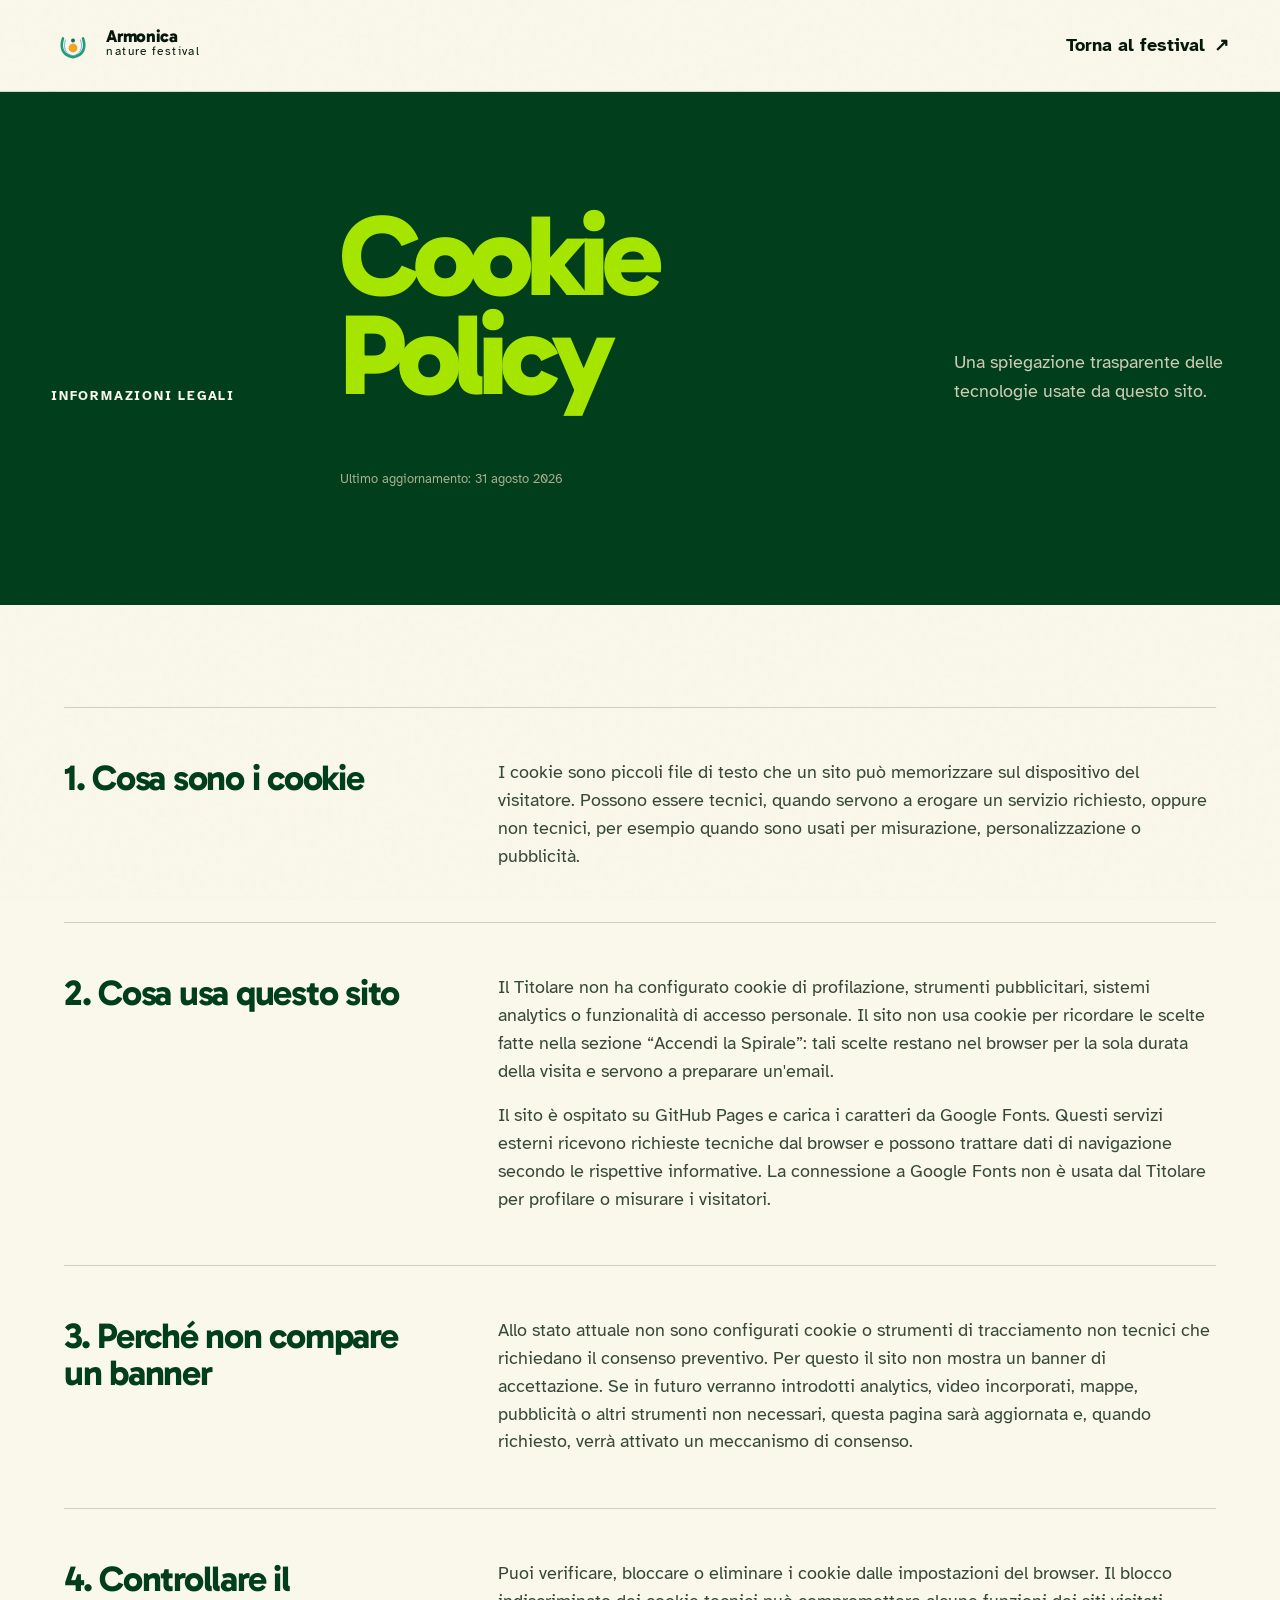
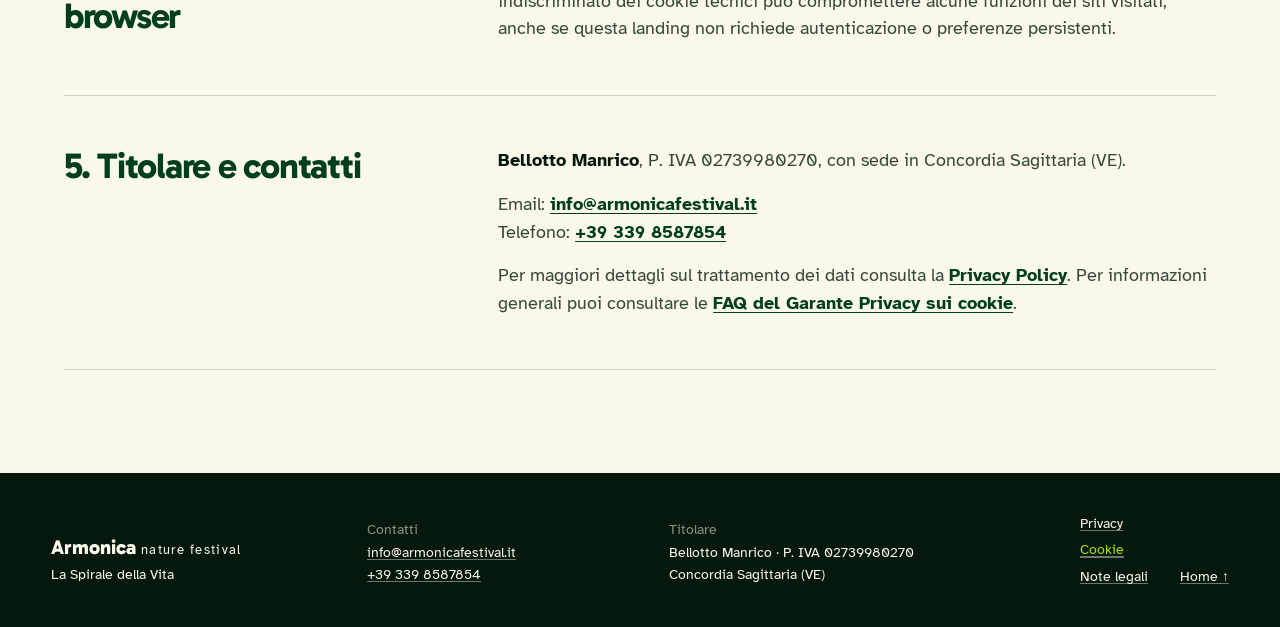
<file: cookie.html>
<!doctype html>
<html lang="it">
  <head>
    <meta charset="UTF-8" />
    <meta name="viewport" content="width=device-width, initial-scale=1" />
    <meta name="description" content="Cookie Policy del sito Armonica Nature Festival." />
    <meta name="theme-color" content="#16775f" />
    <link rel="icon" href="assets/logo-mark.svg" type="image/svg+xml" />
    <link rel="preconnect" href="https://fonts.googleapis.com" />
    <link rel="preconnect" href="https://fonts.gstatic.com" crossorigin />
    <link href="https://fonts.googleapis.com/css2?family=Atkinson+Hyperlegible:ital,wght@0,400;0,700;1,400&family=Gabarito:wght@400..900&display=swap" rel="stylesheet" />
    <link rel="stylesheet" href="styles.css" />
    <title>Cookie Policy | Armonica Nature Festival</title>
  </head>
  <body class="legal-body">
    <a class="skip-link" href="#contenuto">Vai al contenuto</a>
    <header class="legal-header">
      <a class="brand" href="index.html" aria-label="Armonica Nature Festival, torna alla pagina principale">
        <img src="assets/logo-mark.svg" width="44" height="44" alt="" />
        <span class="brand__name">Armonica</span><span class="brand__descriptor">nature festival</span>
      </a>
      <a class="text-link" href="index.html">Torna al festival <span aria-hidden="true">↗</span></a>
    </header>

    <main class="legal-main" id="contenuto">
      <header class="legal-hero">
        <p class="section-index">Informazioni legali</p>
        <h1>Cookie Policy</h1>
        <p>Una spiegazione trasparente delle tecnologie usate da questo sito.</p>
        <p class="legal-updated">Ultimo aggiornamento: 31 agosto 2026</p>
      </header>

      <article class="legal-content">
        <section>
          <h2>1. Cosa sono i cookie</h2>
          <p>I cookie sono piccoli file di testo che un sito può memorizzare sul dispositivo del visitatore. Possono essere tecnici, quando servono a erogare un servizio richiesto, oppure non tecnici, per esempio quando sono usati per misurazione, personalizzazione o pubblicità.</p>
        </section>

        <section>
          <h2>2. Cosa usa questo sito</h2>
          <p>Il Titolare non ha configurato cookie di profilazione, strumenti pubblicitari, sistemi analytics o funzionalità di accesso personale. Il sito non usa cookie per ricordare le scelte fatte nella sezione “Accendi la Spirale”: tali scelte restano nel browser per la sola durata della visita e servono a preparare un'email.</p>
          <p>Il sito è ospitato su GitHub Pages e carica i caratteri da Google Fonts. Questi servizi esterni ricevono richieste tecniche dal browser e possono trattare dati di navigazione secondo le rispettive informative. La connessione a Google Fonts non è usata dal Titolare per profilare o misurare i visitatori.</p>
        </section>

        <section>
          <h2>3. Perché non compare un banner</h2>
          <p>Allo stato attuale non sono configurati cookie o strumenti di tracciamento non tecnici che richiedano il consenso preventivo. Per questo il sito non mostra un banner di accettazione. Se in futuro verranno introdotti analytics, video incorporati, mappe, pubblicità o altri strumenti non necessari, questa pagina sarà aggiornata e, quando richiesto, verrà attivato un meccanismo di consenso.</p>
        </section>

        <section>
          <h2>4. Controllare il browser</h2>
          <p>Puoi verificare, bloccare o eliminare i cookie dalle impostazioni del browser. Il blocco indiscriminato dei cookie tecnici può compromettere alcune funzioni dei siti visitati, anche se questa landing non richiede autenticazione o preferenze persistenti.</p>
        </section>

        <section>
          <h2>5. Titolare e contatti</h2>
          <p><strong>Bellotto Manrico</strong>, P. IVA 02739980270, con sede in Concordia Sagittaria (VE).</p>
          <p>Email: <a href="mailto:info@armonicafestival.it">info@armonicafestival.it</a><br />Telefono: <a href="tel:+393398587854">+39 339 8587854</a></p>
          <p>Per maggiori dettagli sul trattamento dei dati consulta la <a href="privacy.html">Privacy Policy</a>. Per informazioni generali puoi consultare le <a href="https://www.garanteprivacy.it/faq/cookie">FAQ del Garante Privacy sui cookie</a>.</p>
        </section>
      </article>
    </main>

    <footer class="site-footer site-footer--legal">
      <div><p class="site-footer__brand">Armonica <span>nature festival</span></p><p>La Spirale della Vita</p></div>
      <div><p>Contatti</p><p><a href="mailto:info@armonicafestival.it">info@armonicafestival.it</a></p><p><a href="tel:+393398587854">+39 339 8587854</a></p></div>
      <div><p>Titolare</p><p>Bellotto Manrico · P. IVA 02739980270</p><p>Concordia Sagittaria (VE)</p></div>
      <nav class="site-footer__legal" aria-label="Informazioni legali"><a href="privacy.html">Privacy</a><a href="cookie.html" aria-current="page">Cookie</a><a href="note-legali.html">Note legali</a></nav>
      <a class="site-footer__back" href="index.html">Home ↑</a>
    </footer>
  </body>
</html>
</file>
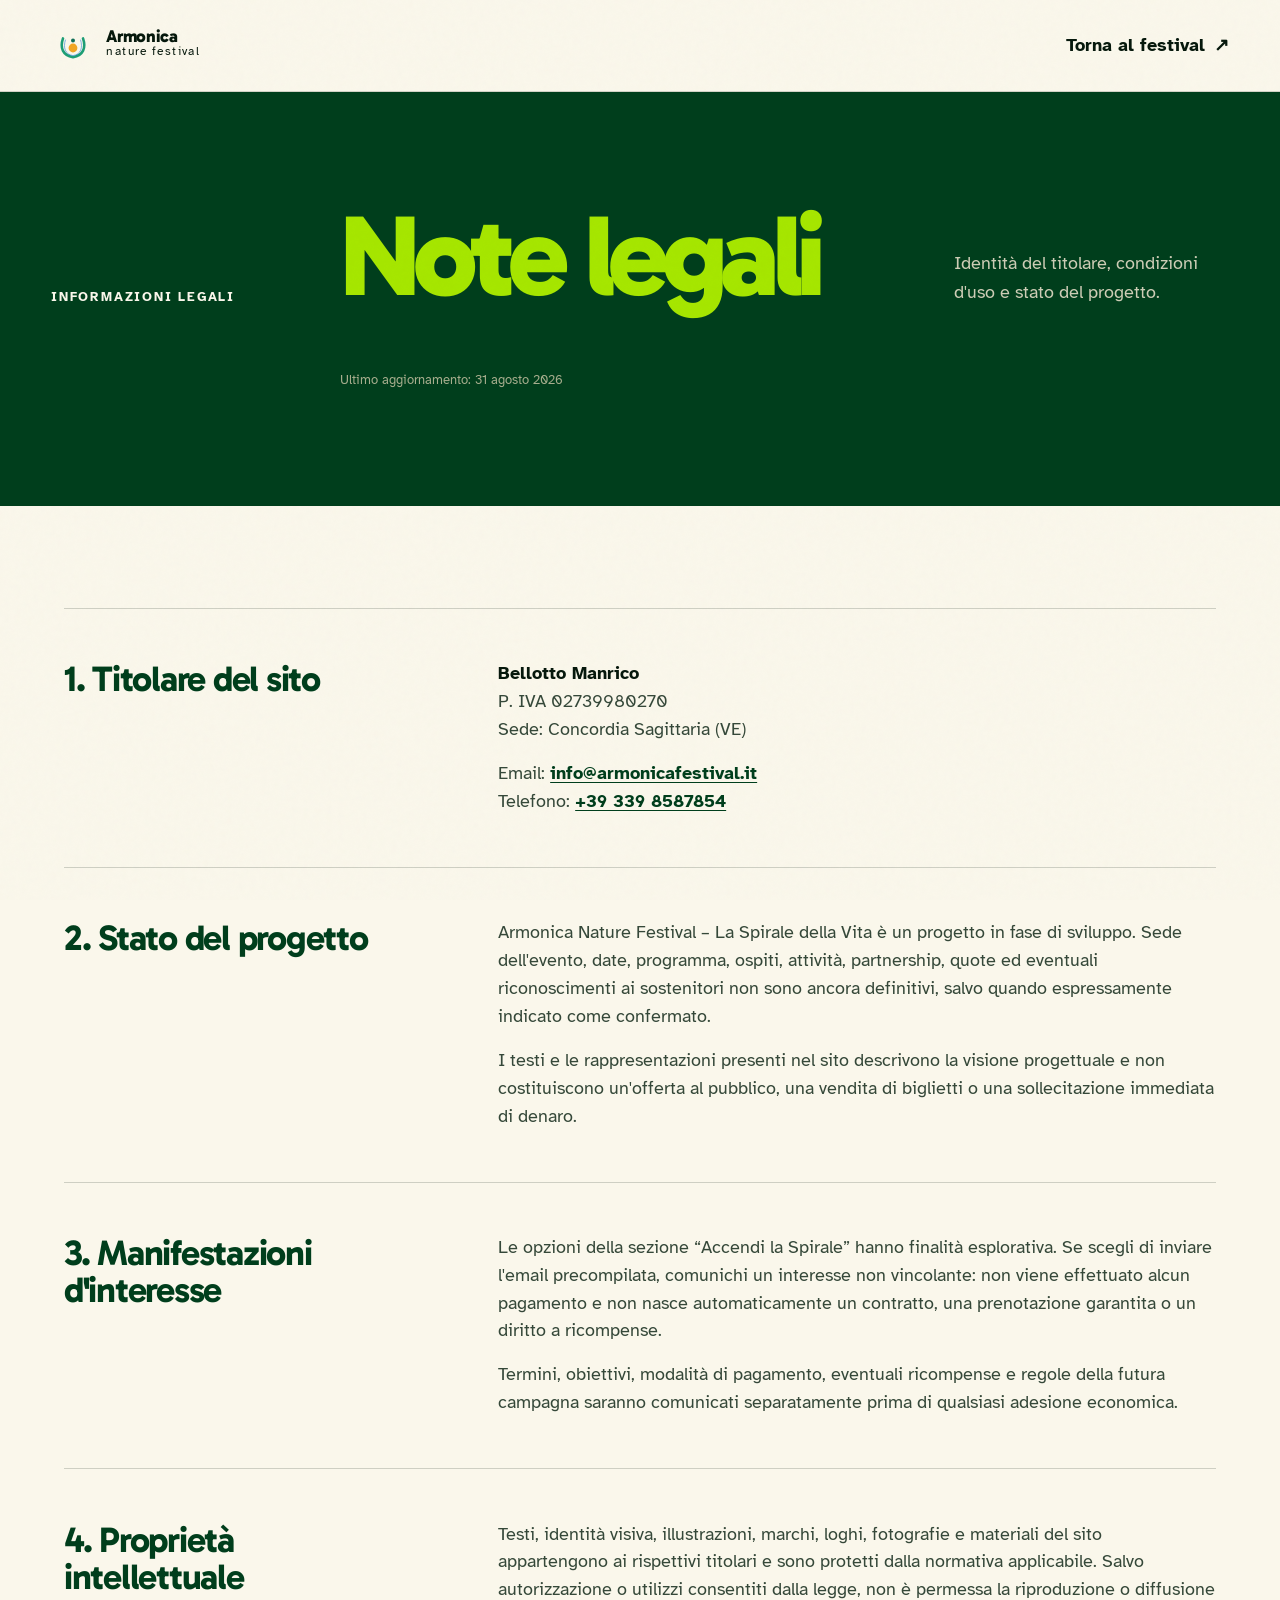
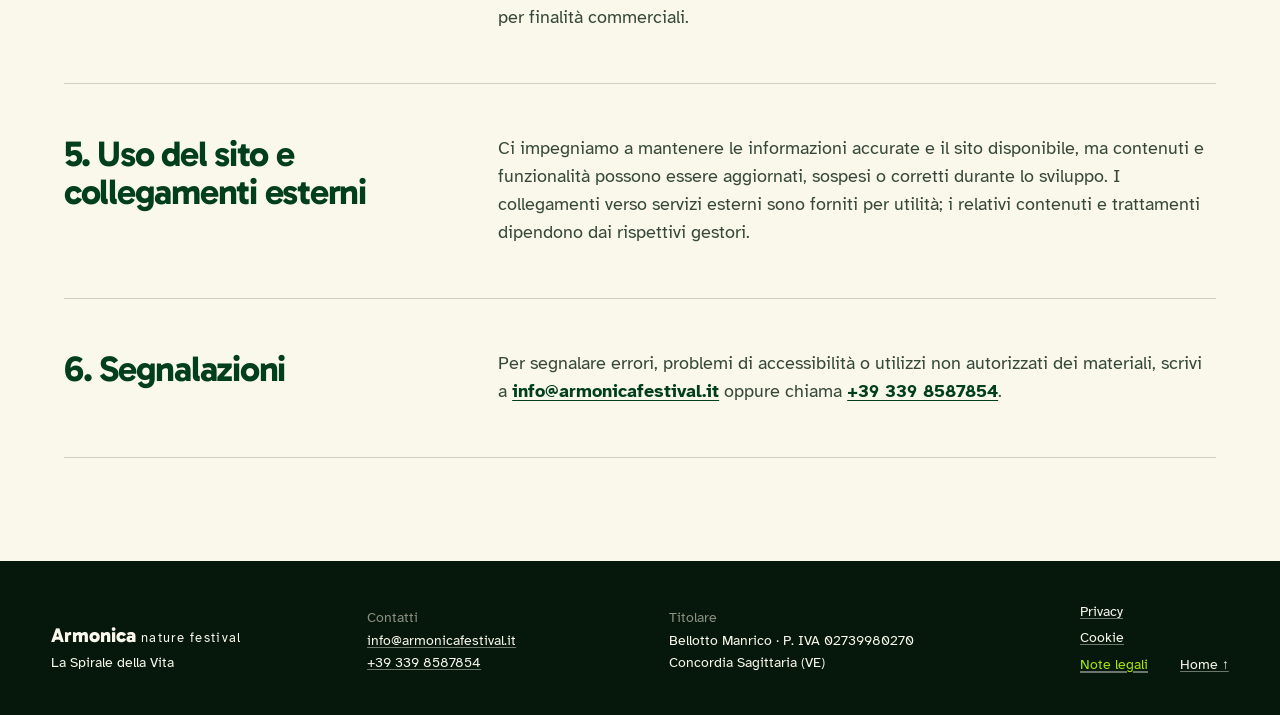
<file: note-legali.html>
<!doctype html>
<html lang="it">
  <head>
    <meta charset="UTF-8" />
    <meta name="viewport" content="width=device-width, initial-scale=1" />
    <meta name="description" content="Note legali del sito Armonica Nature Festival." />
    <meta name="theme-color" content="#16775f" />
    <link rel="icon" href="assets/logo-mark.svg" type="image/svg+xml" />
    <link rel="preconnect" href="https://fonts.googleapis.com" />
    <link rel="preconnect" href="https://fonts.gstatic.com" crossorigin />
    <link href="https://fonts.googleapis.com/css2?family=Atkinson+Hyperlegible:ital,wght@0,400;0,700;1,400&family=Gabarito:wght@400..900&display=swap" rel="stylesheet" />
    <link rel="stylesheet" href="styles.css" />
    <title>Note legali | Armonica Nature Festival</title>
  </head>
  <body class="legal-body">
    <a class="skip-link" href="#contenuto">Vai al contenuto</a>
    <header class="legal-header">
      <a class="brand" href="index.html" aria-label="Armonica Nature Festival, torna alla pagina principale">
        <img src="assets/logo-mark.svg" width="44" height="44" alt="" />
        <span class="brand__name">Armonica</span><span class="brand__descriptor">nature festival</span>
      </a>
      <a class="text-link" href="index.html">Torna al festival <span aria-hidden="true">↗</span></a>
    </header>

    <main class="legal-main" id="contenuto">
      <header class="legal-hero">
        <p class="section-index">Informazioni legali</p>
        <h1>Note legali</h1>
        <p>Identità del titolare, condizioni d'uso e stato del progetto.</p>
        <p class="legal-updated">Ultimo aggiornamento: 31 agosto 2026</p>
      </header>

      <article class="legal-content">
        <section>
          <h2>1. Titolare del sito</h2>
          <p><strong>Bellotto Manrico</strong><br />P. IVA 02739980270<br />Sede: Concordia Sagittaria (VE)</p>
          <p>Email: <a href="mailto:info@armonicafestival.it">info@armonicafestival.it</a><br />Telefono: <a href="tel:+393398587854">+39 339 8587854</a></p>
        </section>

        <section>
          <h2>2. Stato del progetto</h2>
          <p>Armonica Nature Festival – La Spirale della Vita è un progetto in fase di sviluppo. Sede dell'evento, date, programma, ospiti, attività, partnership, quote ed eventuali riconoscimenti ai sostenitori non sono ancora definitivi, salvo quando espressamente indicato come confermato.</p>
          <p>I testi e le rappresentazioni presenti nel sito descrivono la visione progettuale e non costituiscono un'offerta al pubblico, una vendita di biglietti o una sollecitazione immediata di denaro.</p>
        </section>

        <section>
          <h2>3. Manifestazioni d'interesse</h2>
          <p>Le opzioni della sezione “Accendi la Spirale” hanno finalità esplorativa. Se scegli di inviare l'email precompilata, comunichi un interesse non vincolante: non viene effettuato alcun pagamento e non nasce automaticamente un contratto, una prenotazione garantita o un diritto a ricompense.</p>
          <p>Termini, obiettivi, modalità di pagamento, eventuali ricompense e regole della futura campagna saranno comunicati separatamente prima di qualsiasi adesione economica.</p>
        </section>

        <section>
          <h2>4. Proprietà intellettuale</h2>
          <p>Testi, identità visiva, illustrazioni, marchi, loghi, fotografie e materiali del sito appartengono ai rispettivi titolari e sono protetti dalla normativa applicabile. Salvo autorizzazione o utilizzi consentiti dalla legge, non è permessa la riproduzione o diffusione per finalità commerciali.</p>
        </section>

        <section>
          <h2>5. Uso del sito e collegamenti esterni</h2>
          <p>Ci impegniamo a mantenere le informazioni accurate e il sito disponibile, ma contenuti e funzionalità possono essere aggiornati, sospesi o corretti durante lo sviluppo. I collegamenti verso servizi esterni sono forniti per utilità; i relativi contenuti e trattamenti dipendono dai rispettivi gestori.</p>
        </section>

        <section>
          <h2>6. Segnalazioni</h2>
          <p>Per segnalare errori, problemi di accessibilità o utilizzi non autorizzati dei materiali, scrivi a <a href="mailto:info@armonicafestival.it">info@armonicafestival.it</a> oppure chiama <a href="tel:+393398587854">+39 339 8587854</a>.</p>
        </section>
      </article>
    </main>

    <footer class="site-footer site-footer--legal">
      <div><p class="site-footer__brand">Armonica <span>nature festival</span></p><p>La Spirale della Vita</p></div>
      <div><p>Contatti</p><p><a href="mailto:info@armonicafestival.it">info@armonicafestival.it</a></p><p><a href="tel:+393398587854">+39 339 8587854</a></p></div>
      <div><p>Titolare</p><p>Bellotto Manrico · P. IVA 02739980270</p><p>Concordia Sagittaria (VE)</p></div>
      <nav class="site-footer__legal" aria-label="Informazioni legali"><a href="privacy.html">Privacy</a><a href="cookie.html">Cookie</a><a href="note-legali.html" aria-current="page">Note legali</a></nav>
      <a class="site-footer__back" href="index.html">Home ↑</a>
    </footer>
  </body>
</html>
</file>
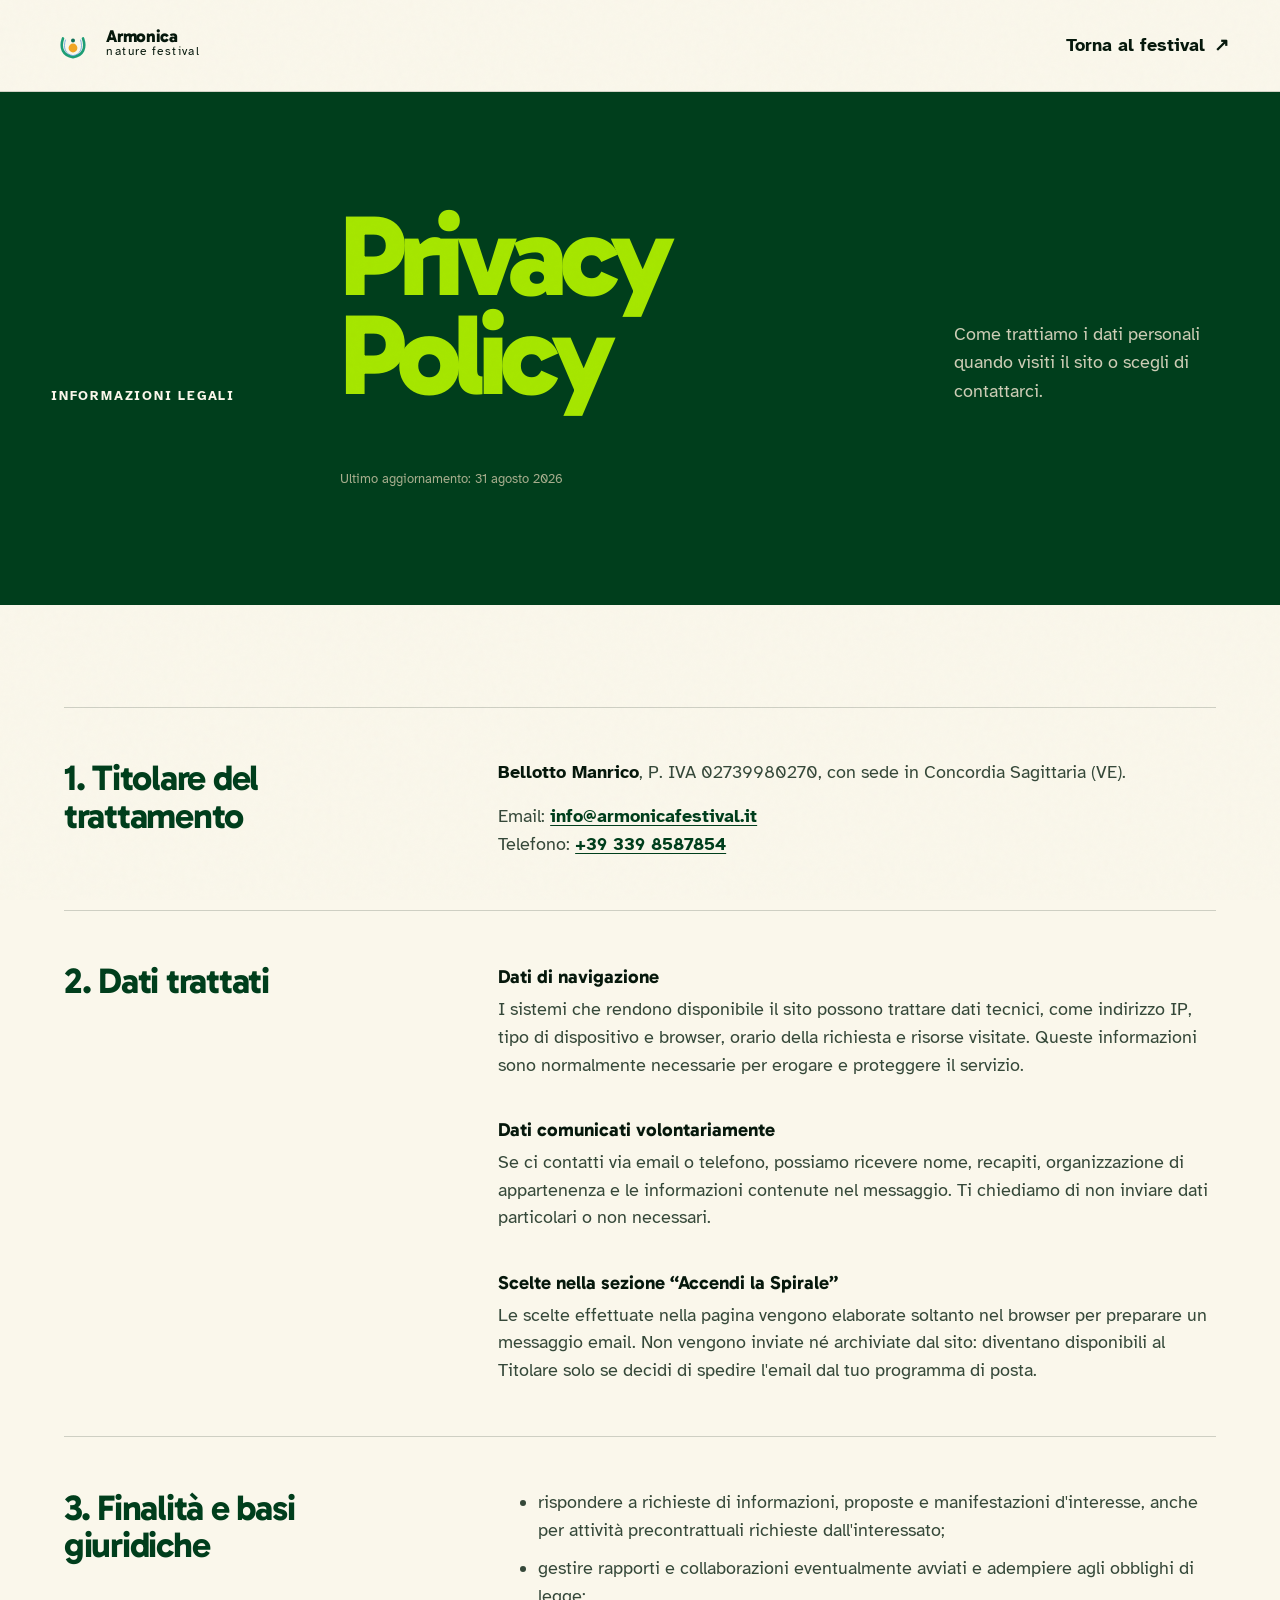
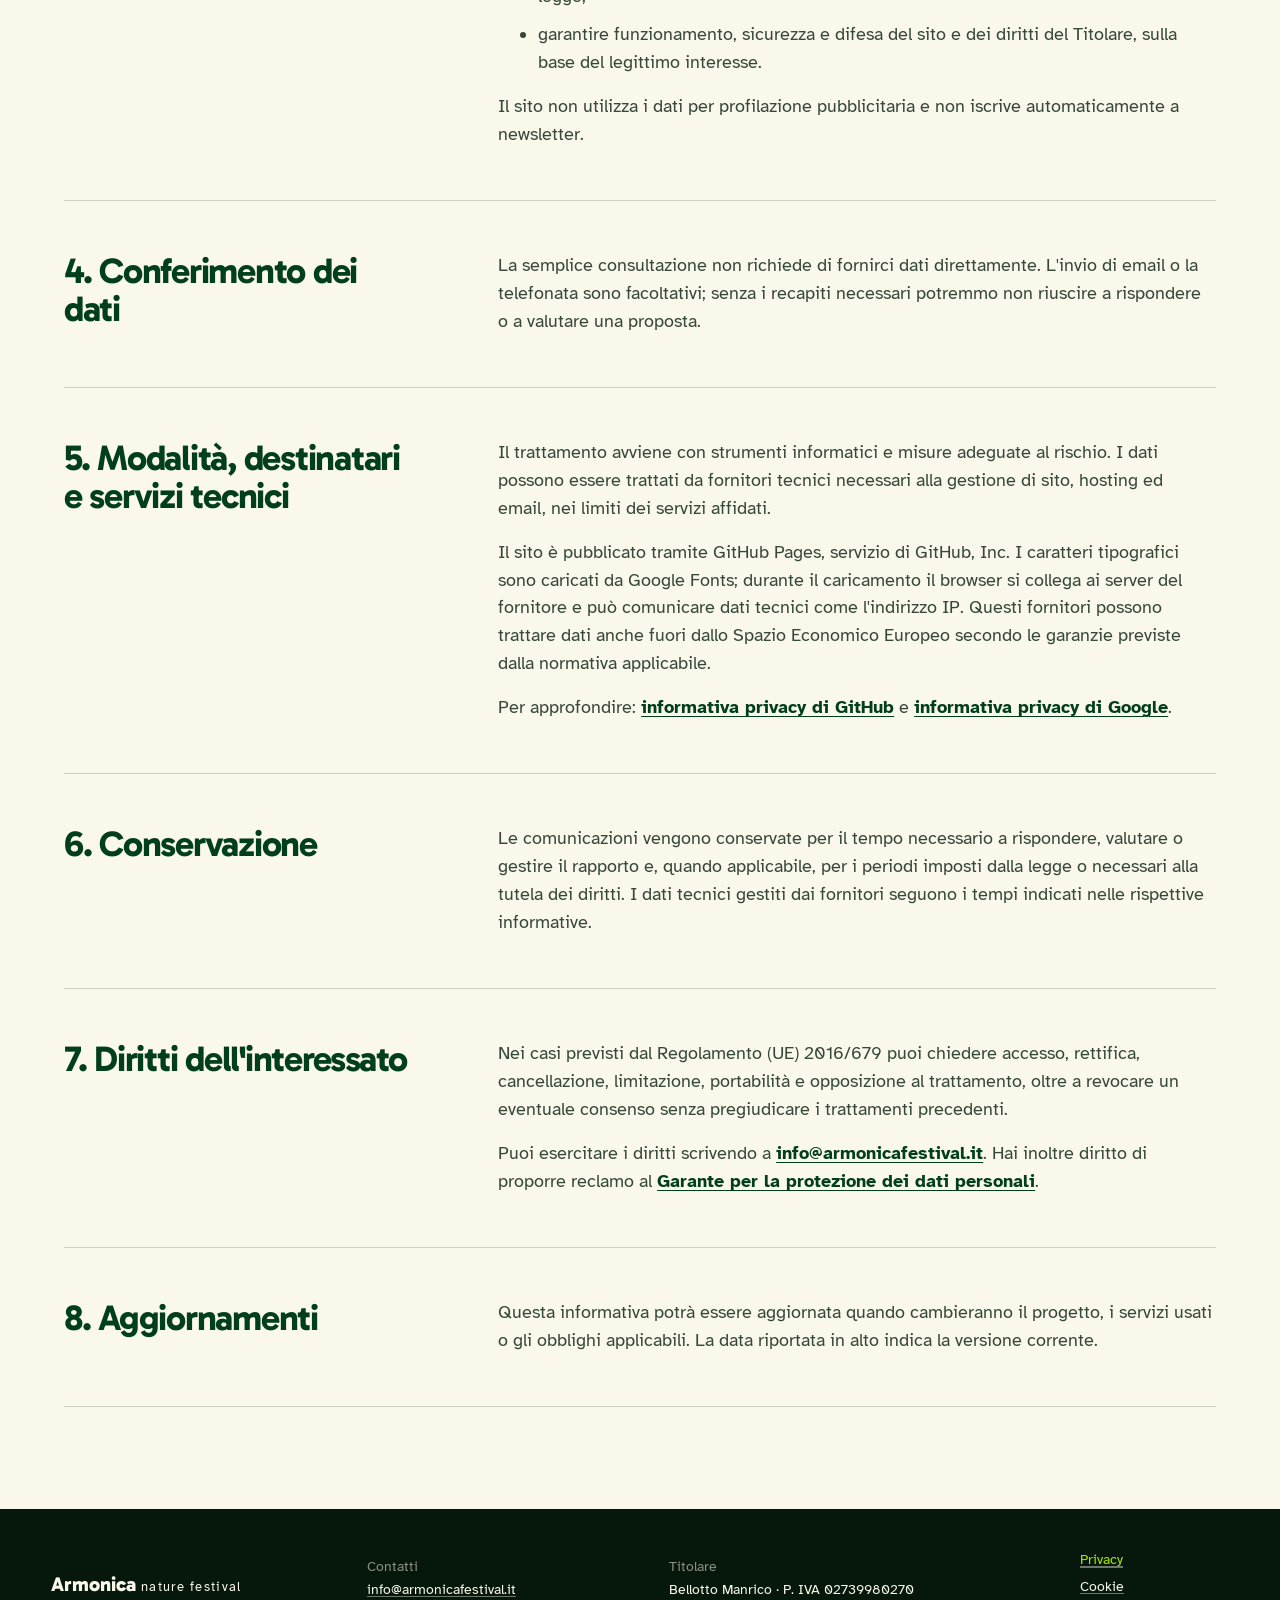
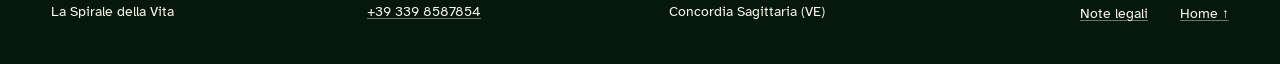
<file: privacy.html>
<!doctype html>
<html lang="it">
  <head>
    <meta charset="UTF-8" />
    <meta name="viewport" content="width=device-width, initial-scale=1" />
    <meta name="description" content="Informativa privacy del sito Armonica Nature Festival." />
    <meta name="theme-color" content="#16775f" />
    <link rel="icon" href="assets/logo-mark.svg" type="image/svg+xml" />
    <link rel="preconnect" href="https://fonts.googleapis.com" />
    <link rel="preconnect" href="https://fonts.gstatic.com" crossorigin />
    <link href="https://fonts.googleapis.com/css2?family=Atkinson+Hyperlegible:ital,wght@0,400;0,700;1,400&family=Gabarito:wght@400..900&display=swap" rel="stylesheet" />
    <link rel="stylesheet" href="styles.css" />
    <title>Privacy Policy | Armonica Nature Festival</title>
  </head>
  <body class="legal-body">
    <a class="skip-link" href="#contenuto">Vai al contenuto</a>
    <header class="legal-header">
      <a class="brand" href="index.html" aria-label="Armonica Nature Festival, torna alla pagina principale">
        <img src="assets/logo-mark.svg" width="44" height="44" alt="" />
        <span class="brand__name">Armonica</span>
        <span class="brand__descriptor">nature festival</span>
      </a>
      <a class="text-link" href="index.html">Torna al festival <span aria-hidden="true">↗</span></a>
    </header>

    <main class="legal-main" id="contenuto">
      <header class="legal-hero">
        <p class="section-index">Informazioni legali</p>
        <h1>Privacy Policy</h1>
        <p>Come trattiamo i dati personali quando visiti il sito o scegli di contattarci.</p>
        <p class="legal-updated">Ultimo aggiornamento: 31 agosto 2026</p>
      </header>

      <article class="legal-content">
        <section>
          <h2>1. Titolare del trattamento</h2>
          <p><strong>Bellotto Manrico</strong>, P. IVA 02739980270, con sede in Concordia Sagittaria (VE).</p>
          <p>Email: <a href="mailto:info@armonicafestival.it">info@armonicafestival.it</a><br />Telefono: <a href="tel:+393398587854">+39 339 8587854</a></p>
        </section>

        <section>
          <h2>2. Dati trattati</h2>
          <h3>Dati di navigazione</h3>
          <p>I sistemi che rendono disponibile il sito possono trattare dati tecnici, come indirizzo IP, tipo di dispositivo e browser, orario della richiesta e risorse visitate. Queste informazioni sono normalmente necessarie per erogare e proteggere il servizio.</p>
          <h3>Dati comunicati volontariamente</h3>
          <p>Se ci contatti via email o telefono, possiamo ricevere nome, recapiti, organizzazione di appartenenza e le informazioni contenute nel messaggio. Ti chiediamo di non inviare dati particolari o non necessari.</p>
          <h3>Scelte nella sezione “Accendi la Spirale”</h3>
          <p>Le scelte effettuate nella pagina vengono elaborate soltanto nel browser per preparare un messaggio email. Non vengono inviate né archiviate dal sito: diventano disponibili al Titolare solo se decidi di spedire l'email dal tuo programma di posta.</p>
        </section>

        <section>
          <h2>3. Finalità e basi giuridiche</h2>
          <ul>
            <li>rispondere a richieste di informazioni, proposte e manifestazioni d'interesse, anche per attività precontrattuali richieste dall'interessato;</li>
            <li>gestire rapporti e collaborazioni eventualmente avviati e adempiere agli obblighi di legge;</li>
            <li>garantire funzionamento, sicurezza e difesa del sito e dei diritti del Titolare, sulla base del legittimo interesse.</li>
          </ul>
          <p>Il sito non utilizza i dati per profilazione pubblicitaria e non iscrive automaticamente a newsletter.</p>
        </section>

        <section>
          <h2>4. Conferimento dei dati</h2>
          <p>La semplice consultazione non richiede di fornirci dati direttamente. L'invio di email o la telefonata sono facoltativi; senza i recapiti necessari potremmo non riuscire a rispondere o a valutare una proposta.</p>
        </section>

        <section>
          <h2>5. Modalità, destinatari e servizi tecnici</h2>
          <p>Il trattamento avviene con strumenti informatici e misure adeguate al rischio. I dati possono essere trattati da fornitori tecnici necessari alla gestione di sito, hosting ed email, nei limiti dei servizi affidati.</p>
          <p>Il sito è pubblicato tramite GitHub Pages, servizio di GitHub, Inc. I caratteri tipografici sono caricati da Google Fonts; durante il caricamento il browser si collega ai server del fornitore e può comunicare dati tecnici come l'indirizzo IP. Questi fornitori possono trattare dati anche fuori dallo Spazio Economico Europeo secondo le garanzie previste dalla normativa applicabile.</p>
          <p>Per approfondire: <a href="https://docs.github.com/it/site-policy/privacy-policies/github-general-privacy-statement">informativa privacy di GitHub</a> e <a href="https://policies.google.com/privacy?hl=it">informativa privacy di Google</a>.</p>
        </section>

        <section>
          <h2>6. Conservazione</h2>
          <p>Le comunicazioni vengono conservate per il tempo necessario a rispondere, valutare o gestire il rapporto e, quando applicabile, per i periodi imposti dalla legge o necessari alla tutela dei diritti. I dati tecnici gestiti dai fornitori seguono i tempi indicati nelle rispettive informative.</p>
        </section>

        <section>
          <h2>7. Diritti dell'interessato</h2>
          <p>Nei casi previsti dal Regolamento (UE) 2016/679 puoi chiedere accesso, rettifica, cancellazione, limitazione, portabilità e opposizione al trattamento, oltre a revocare un eventuale consenso senza pregiudicare i trattamenti precedenti.</p>
          <p>Puoi esercitare i diritti scrivendo a <a href="mailto:info@armonicafestival.it">info@armonicafestival.it</a>. Hai inoltre diritto di proporre reclamo al <a href="https://www.garanteprivacy.it/">Garante per la protezione dei dati personali</a>.</p>
        </section>

        <section>
          <h2>8. Aggiornamenti</h2>
          <p>Questa informativa potrà essere aggiornata quando cambieranno il progetto, i servizi usati o gli obblighi applicabili. La data riportata in alto indica la versione corrente.</p>
        </section>
      </article>
    </main>

    <footer class="site-footer site-footer--legal">
      <div><p class="site-footer__brand">Armonica <span>nature festival</span></p><p>La Spirale della Vita</p></div>
      <div><p>Contatti</p><p><a href="mailto:info@armonicafestival.it">info@armonicafestival.it</a></p><p><a href="tel:+393398587854">+39 339 8587854</a></p></div>
      <div><p>Titolare</p><p>Bellotto Manrico · P. IVA 02739980270</p><p>Concordia Sagittaria (VE)</p></div>
      <nav class="site-footer__legal" aria-label="Informazioni legali"><a href="privacy.html" aria-current="page">Privacy</a><a href="cookie.html">Cookie</a><a href="note-legali.html">Note legali</a></nav>
      <a class="site-footer__back" href="index.html">Home ↑</a>
    </footer>
  </body>
</html>
</file>
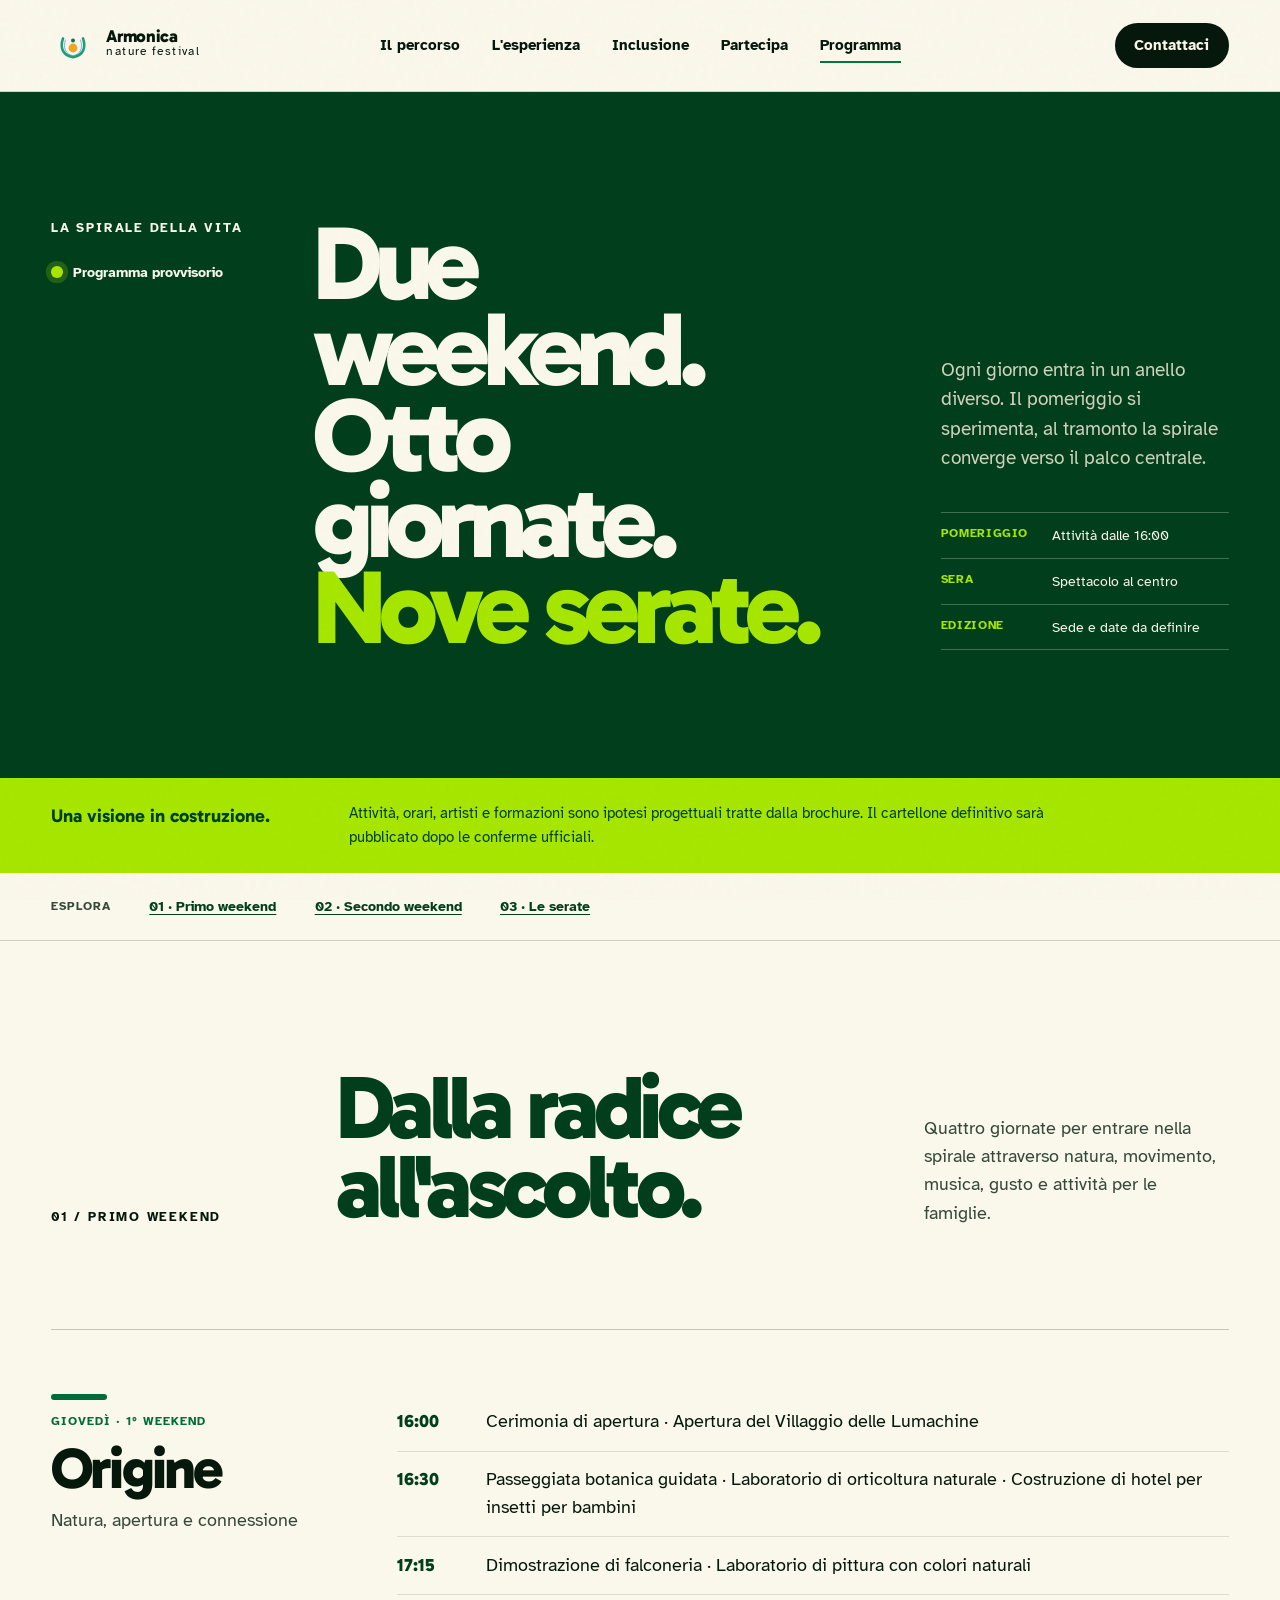
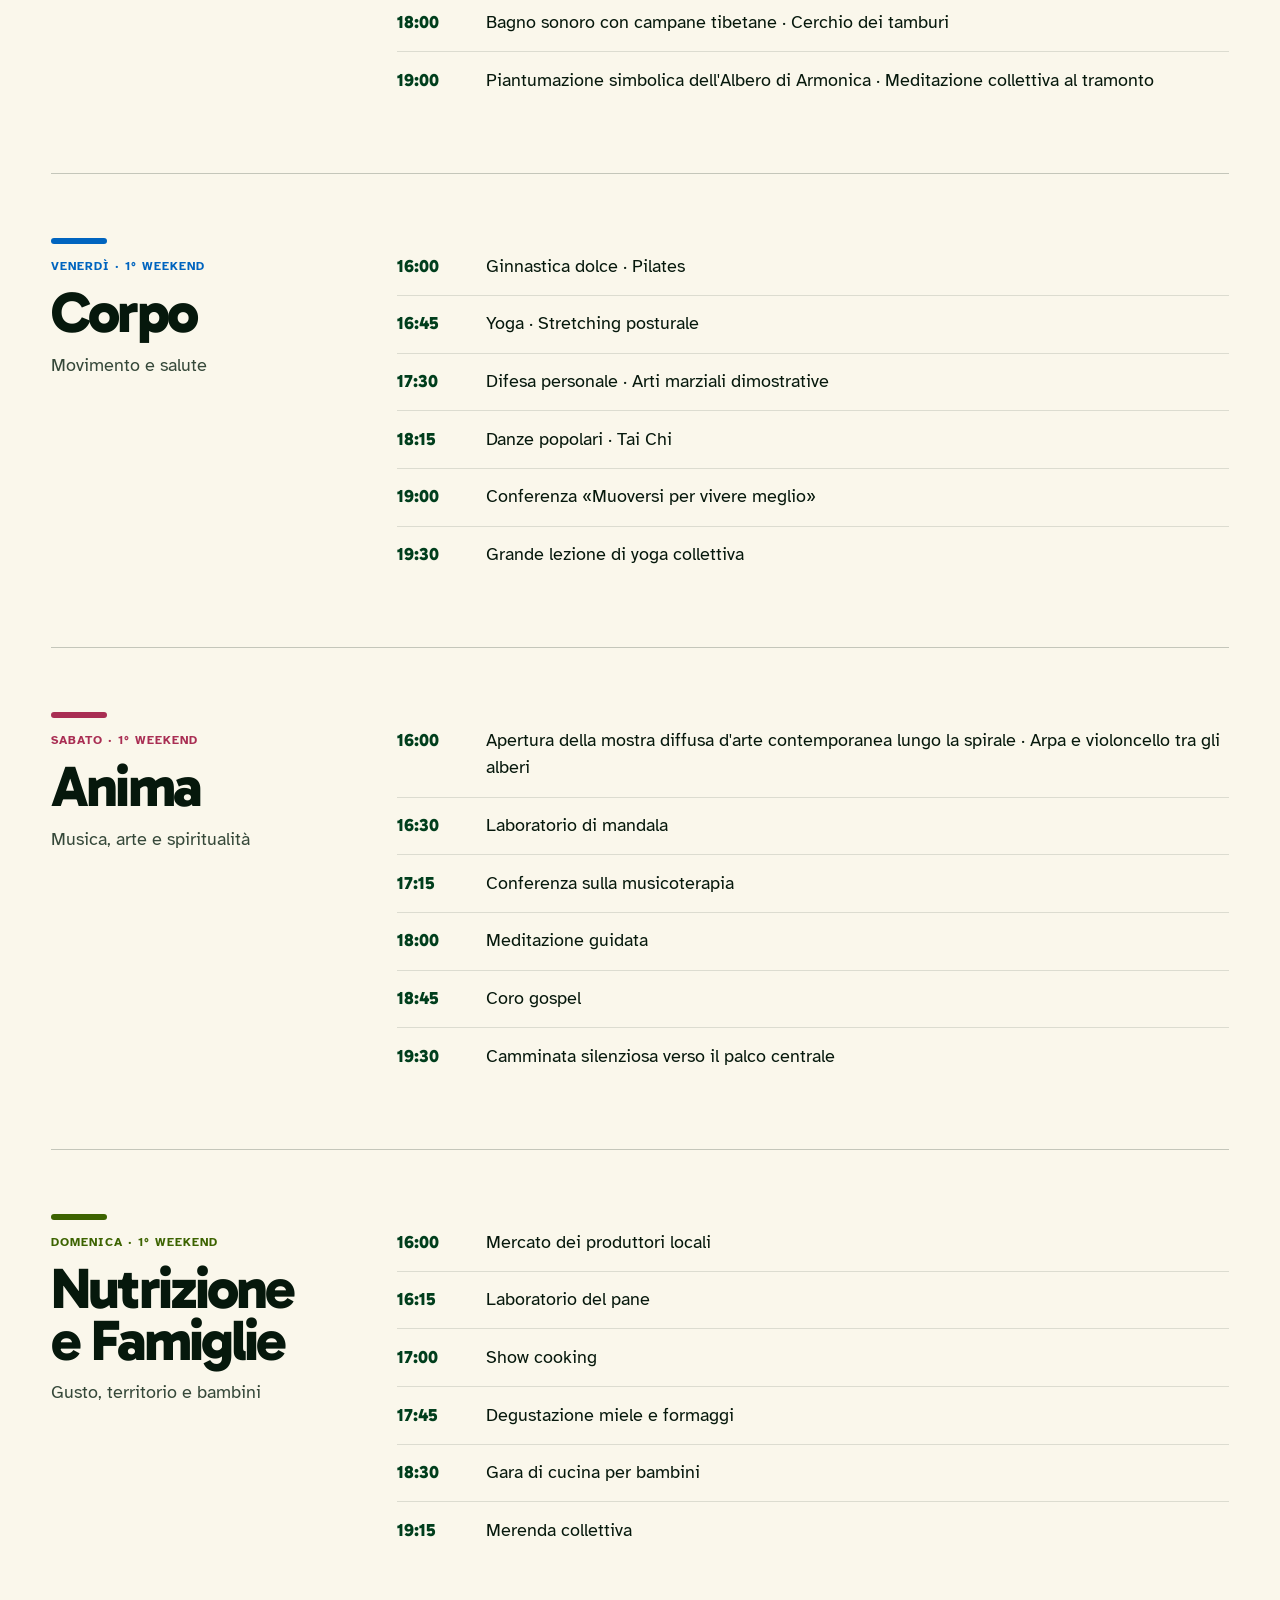
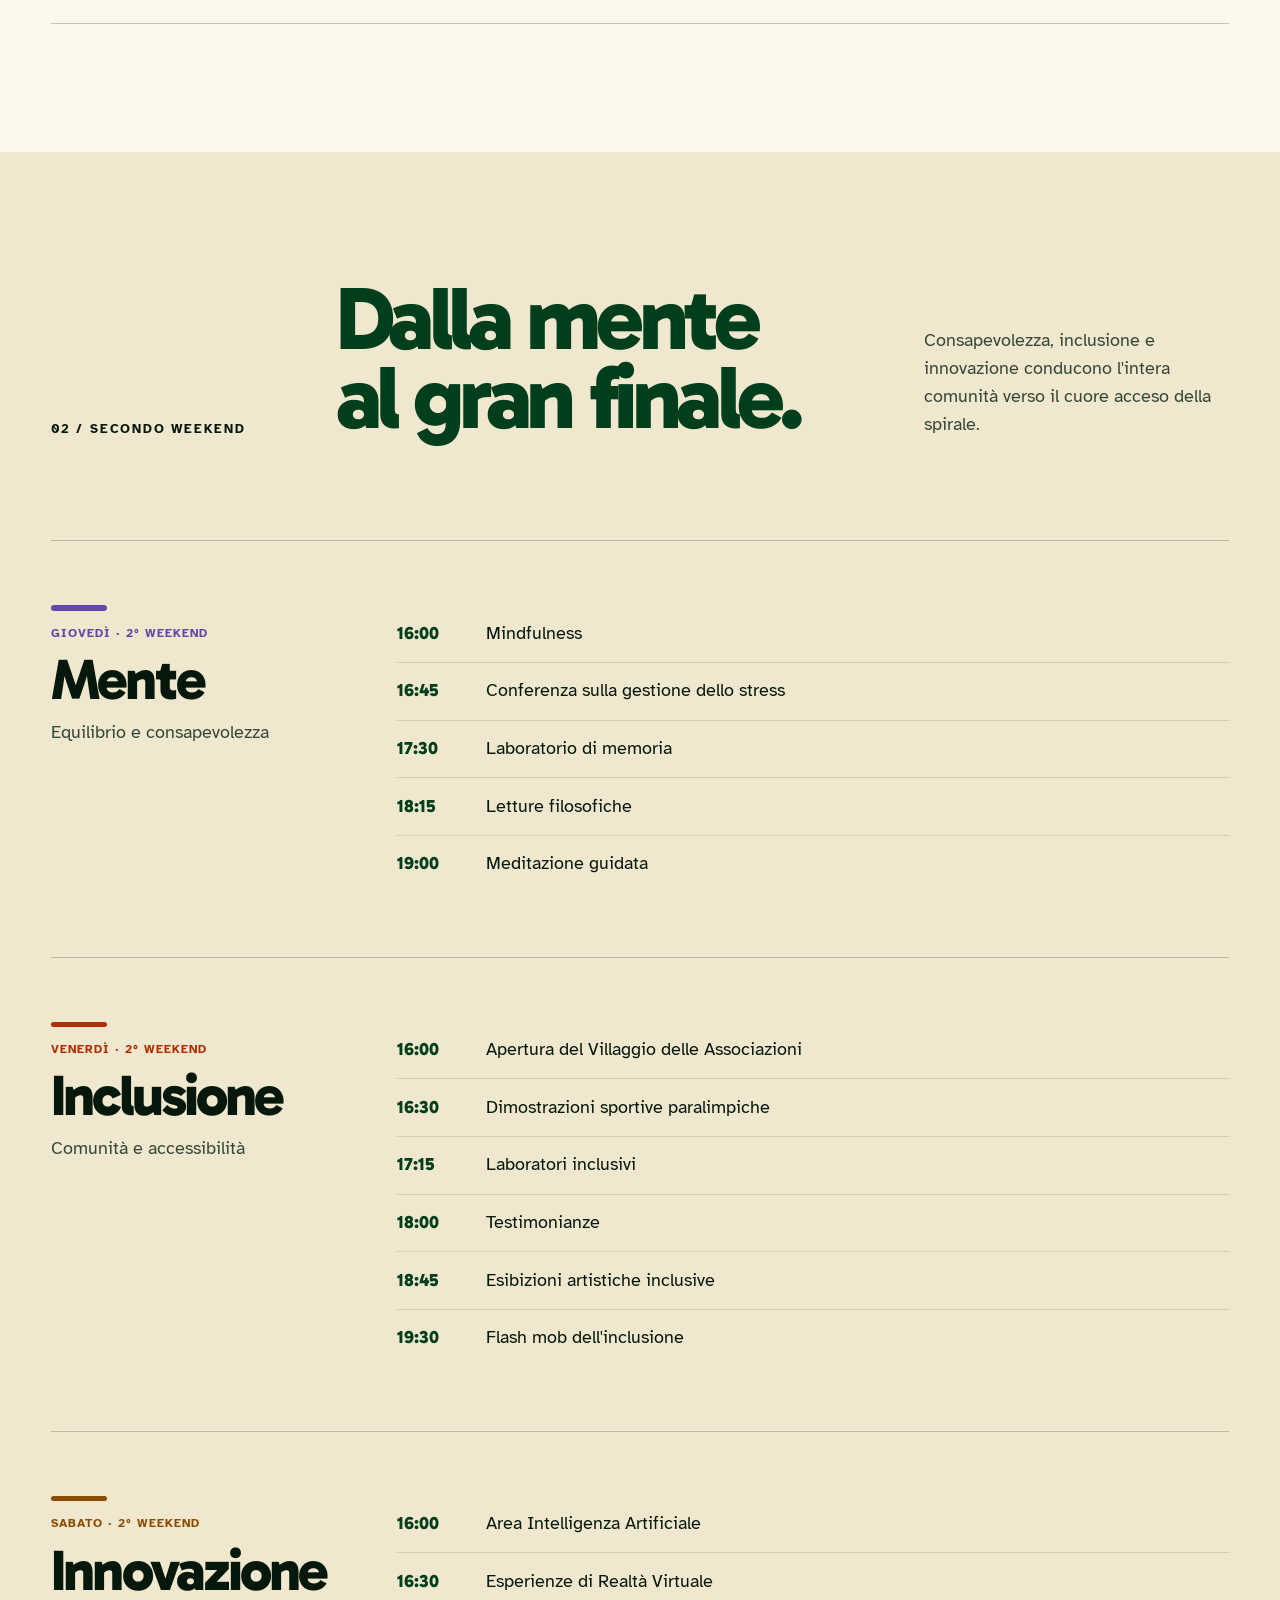
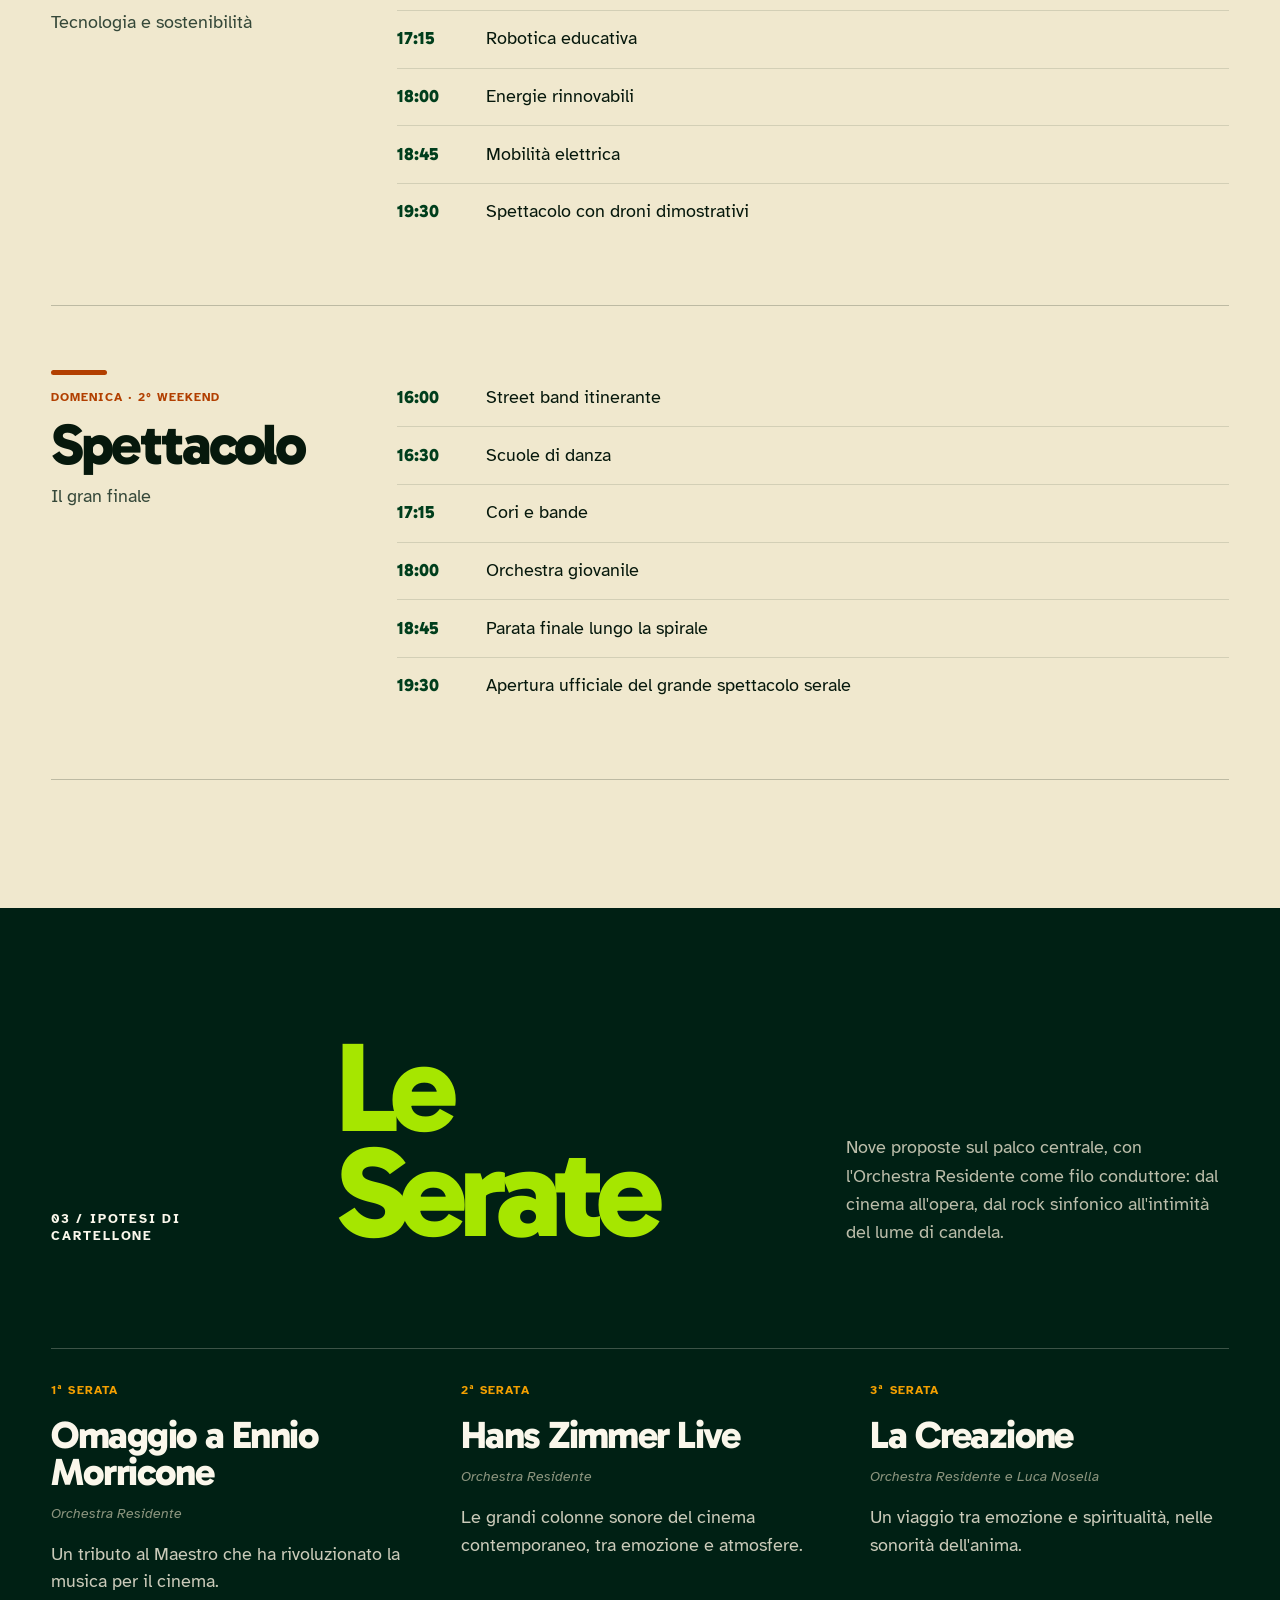
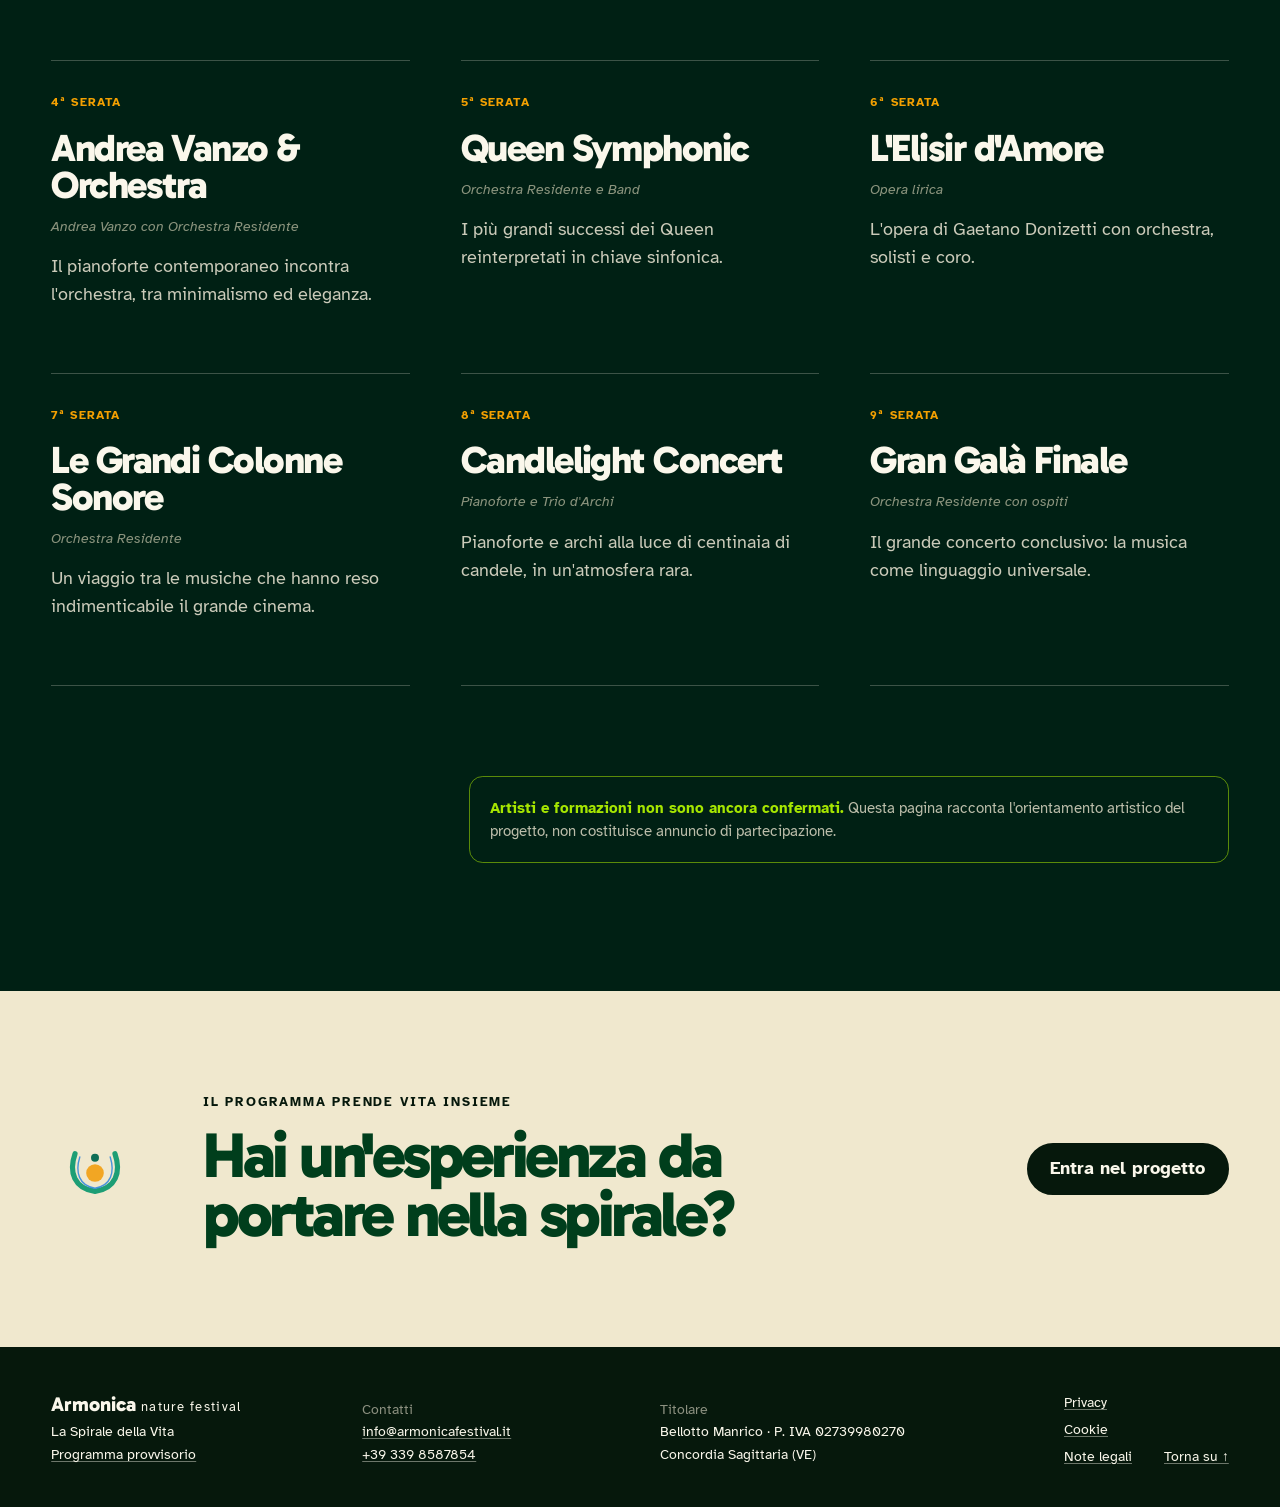
<file: programma.html>
<!doctype html>
<html lang="it">
  <head>
    <meta charset="UTF-8" />
    <meta name="viewport" content="width=device-width, initial-scale=1" />
    <meta
      name="description"
      content="Il programma provvisorio di Armonica Nature Festival: due weekend di esperienze e nove proposte per le serate."
    />
    <meta name="theme-color" content="#16775f" />
    <meta property="og:type" content="website" />
    <meta property="og:locale" content="it_IT" />
    <meta property="og:title" content="Programma provvisorio | Armonica Nature Festival" />
    <meta
      property="og:description"
      content="Otto giornate attraverso gli anelli della Spirale della Vita e nove proposte di spettacolo serale."
    />
    <meta property="og:image" content="https://armonicafestival.it/assets/hero-snail.webp" />
    <link rel="icon" href="assets/logo-mark.svg" type="image/svg+xml" />
    <link rel="preconnect" href="https://fonts.googleapis.com" />
    <link rel="preconnect" href="https://fonts.gstatic.com" crossorigin />
    <link
      href="https://fonts.googleapis.com/css2?family=Atkinson+Hyperlegible:ital,wght@0,400;0,700;1,400&family=Gabarito:wght@400..900&display=swap"
      rel="stylesheet"
    />
    <link rel="stylesheet" href="styles.css" />
    <title>Programma provvisorio | Armonica Nature Festival</title>
  </head>
  <body class="program-body">
    <a class="skip-link" href="#contenuto">Vai al contenuto</a>

    <header class="site-header site-header--inner">
      <a class="brand" href="index.html" aria-label="Armonica Nature Festival, torna alla pagina principale">
        <img src="assets/logo-mark.svg" width="44" height="44" alt="" />
        <span class="brand__name">Armonica</span>
        <span class="brand__descriptor">nature festival</span>
      </a>

      <nav class="site-nav" aria-label="Navigazione principale">
        <a href="index.html#percorso">Il percorso</a>
        <a href="index.html#esperienza">L'esperienza</a>
        <a href="index.html#inclusione">Inclusione</a>
        <a href="index.html#partner">Partecipa</a>
        <a href="programma.html" aria-current="page">Programma</a>
      </nav>

      <a class="header-program-link" href="programma.html" aria-current="page">Programma</a>
      <a class="button button--compact" href="mailto:info@armonicafestival.it?subject=Armonica%20Nature%20Festival%20-%20Richiesta%20informazioni">
        Contattaci
      </a>
    </header>

    <main id="contenuto">
      <section class="program-hero" aria-labelledby="program-title">
        <div class="program-hero__label">
          <p class="section-index">La Spirale della Vita</p>
          <p class="program-status"><span aria-hidden="true"></span> Programma provvisorio</p>
        </div>
        <h1 id="program-title">Due weekend.<br />Otto giornate.<br /><span>Nove serate.</span></h1>
        <div class="program-hero__intro">
          <p>Ogni giorno entra in un anello diverso. Il pomeriggio si sperimenta, al tramonto la spirale converge verso il palco centrale.</p>
          <dl>
            <div><dt>Pomeriggio</dt><dd>Attività dalle 16:00</dd></div>
            <div><dt>Sera</dt><dd>Spettacolo al centro</dd></div>
            <div><dt>Edizione</dt><dd>Sede e date da definire</dd></div>
          </dl>
        </div>
      </section>

      <div class="program-notice" role="note">
        <strong>Una visione in costruzione.</strong>
        <p>Attività, orari, artisti e formazioni sono ipotesi progettuali tratte dalla brochure. Il cartellone definitivo sarà pubblicato dopo le conferme ufficiali.</p>
      </div>

      <nav class="program-jump" aria-label="Vai a una parte del programma">
        <span>Esplora</span>
        <a href="#primo-weekend">01 · Primo weekend</a>
        <a href="#secondo-weekend">02 · Secondo weekend</a>
        <a href="#serate">03 · Le serate</a>
      </nav>

      <section class="program-weekend" id="primo-weekend" aria-labelledby="first-weekend-title">
        <header class="program-weekend__heading">
          <p class="section-index">01 / Primo weekend</p>
          <h2 id="first-weekend-title">Dalla radice<br />all'ascolto.</h2>
          <p>Quattro giornate per entrare nella spirale attraverso natura, movimento, musica, gusto e attività per le famiglie.</p>
        </header>

        <div class="program-days">
          <article class="program-day program-day--origine">
            <header>
              <p>Giovedì · 1° weekend</p>
              <h3>Origine</h3>
              <span>Natura, apertura e connessione</span>
            </header>
            <ol class="program-timeline">
              <li><time datetime="16:00">16:00</time><p>Cerimonia di apertura · Apertura del Villaggio delle Lumachine</p></li>
              <li><time datetime="16:30">16:30</time><p>Passeggiata botanica guidata · Laboratorio di orticoltura naturale · Costruzione di hotel per insetti per bambini</p></li>
              <li><time datetime="17:15">17:15</time><p>Dimostrazione di falconeria · Laboratorio di pittura con colori naturali</p></li>
              <li><time datetime="18:00">18:00</time><p>Bagno sonoro con campane tibetane · Cerchio dei tamburi</p></li>
              <li><time datetime="19:00">19:00</time><p>Piantumazione simbolica dell'Albero di Armonica · Meditazione collettiva al tramonto</p></li>
            </ol>
          </article>

          <article class="program-day program-day--corpo">
            <header>
              <p>Venerdì · 1° weekend</p>
              <h3>Corpo</h3>
              <span>Movimento e salute</span>
            </header>
            <ol class="program-timeline">
              <li><time datetime="16:00">16:00</time><p>Ginnastica dolce · Pilates</p></li>
              <li><time datetime="16:45">16:45</time><p>Yoga · Stretching posturale</p></li>
              <li><time datetime="17:30">17:30</time><p>Difesa personale · Arti marziali dimostrative</p></li>
              <li><time datetime="18:15">18:15</time><p>Danze popolari · Tai Chi</p></li>
              <li><time datetime="19:00">19:00</time><p>Conferenza «Muoversi per vivere meglio»</p></li>
              <li><time datetime="19:30">19:30</time><p>Grande lezione di yoga collettiva</p></li>
            </ol>
          </article>

          <article class="program-day program-day--anima">
            <header>
              <p>Sabato · 1° weekend</p>
              <h3>Anima</h3>
              <span>Musica, arte e spiritualità</span>
            </header>
            <ol class="program-timeline">
              <li><time datetime="16:00">16:00</time><p>Apertura della mostra diffusa d'arte contemporanea lungo la spirale · Arpa e violoncello tra gli alberi</p></li>
              <li><time datetime="16:30">16:30</time><p>Laboratorio di mandala</p></li>
              <li><time datetime="17:15">17:15</time><p>Conferenza sulla musicoterapia</p></li>
              <li><time datetime="18:00">18:00</time><p>Meditazione guidata</p></li>
              <li><time datetime="18:45">18:45</time><p>Coro gospel</p></li>
              <li><time datetime="19:30">19:30</time><p>Camminata silenziosa verso il palco centrale</p></li>
            </ol>
          </article>

          <article class="program-day program-day--nutrizione">
            <header>
              <p>Domenica · 1° weekend</p>
              <h3>Nutrizione e Famiglie</h3>
              <span>Gusto, territorio e bambini</span>
            </header>
            <ol class="program-timeline">
              <li><time datetime="16:00">16:00</time><p>Mercato dei produttori locali</p></li>
              <li><time datetime="16:15">16:15</time><p>Laboratorio del pane</p></li>
              <li><time datetime="17:00">17:00</time><p>Show cooking</p></li>
              <li><time datetime="17:45">17:45</time><p>Degustazione miele e formaggi</p></li>
              <li><time datetime="18:30">18:30</time><p>Gara di cucina per bambini</p></li>
              <li><time datetime="19:15">19:15</time><p>Merenda collettiva</p></li>
            </ol>
          </article>
        </div>
      </section>

      <section class="program-weekend program-weekend--second" id="secondo-weekend" aria-labelledby="second-weekend-title">
        <header class="program-weekend__heading">
          <p class="section-index">02 / Secondo weekend</p>
          <h2 id="second-weekend-title">Dalla mente<br />al gran finale.</h2>
          <p>Consapevolezza, inclusione e innovazione conducono l'intera comunità verso il cuore acceso della spirale.</p>
        </header>

        <div class="program-days">
          <article class="program-day program-day--mente">
            <header>
              <p>Giovedì · 2° weekend</p>
              <h3>Mente</h3>
              <span>Equilibrio e consapevolezza</span>
            </header>
            <ol class="program-timeline">
              <li><time datetime="16:00">16:00</time><p>Mindfulness</p></li>
              <li><time datetime="16:45">16:45</time><p>Conferenza sulla gestione dello stress</p></li>
              <li><time datetime="17:30">17:30</time><p>Laboratorio di memoria</p></li>
              <li><time datetime="18:15">18:15</time><p>Letture filosofiche</p></li>
              <li><time datetime="19:00">19:00</time><p>Meditazione guidata</p></li>
            </ol>
          </article>

          <article class="program-day program-day--inclusione">
            <header>
              <p>Venerdì · 2° weekend</p>
              <h3>Inclusione</h3>
              <span>Comunità e accessibilità</span>
            </header>
            <ol class="program-timeline">
              <li><time datetime="16:00">16:00</time><p>Apertura del Villaggio delle Associazioni</p></li>
              <li><time datetime="16:30">16:30</time><p>Dimostrazioni sportive paralimpiche</p></li>
              <li><time datetime="17:15">17:15</time><p>Laboratori inclusivi</p></li>
              <li><time datetime="18:00">18:00</time><p>Testimonianze</p></li>
              <li><time datetime="18:45">18:45</time><p>Esibizioni artistiche inclusive</p></li>
              <li><time datetime="19:30">19:30</time><p>Flash mob dell'inclusione</p></li>
            </ol>
          </article>

          <article class="program-day program-day--innovazione">
            <header>
              <p>Sabato · 2° weekend</p>
              <h3>Innovazione</h3>
              <span>Tecnologia e sostenibilità</span>
            </header>
            <ol class="program-timeline">
              <li><time datetime="16:00">16:00</time><p>Area Intelligenza Artificiale</p></li>
              <li><time datetime="16:30">16:30</time><p>Esperienze di Realtà Virtuale</p></li>
              <li><time datetime="17:15">17:15</time><p>Robotica educativa</p></li>
              <li><time datetime="18:00">18:00</time><p>Energie rinnovabili</p></li>
              <li><time datetime="18:45">18:45</time><p>Mobilità elettrica</p></li>
              <li><time datetime="19:30">19:30</time><p>Spettacolo con droni dimostrativi</p></li>
            </ol>
          </article>

          <article class="program-day program-day--spettacolo">
            <header>
              <p>Domenica · 2° weekend</p>
              <h3>Spettacolo</h3>
              <span>Il gran finale</span>
            </header>
            <ol class="program-timeline">
              <li><time datetime="16:00">16:00</time><p>Street band itinerante</p></li>
              <li><time datetime="16:30">16:30</time><p>Scuole di danza</p></li>
              <li><time datetime="17:15">17:15</time><p>Cori e bande</p></li>
              <li><time datetime="18:00">18:00</time><p>Orchestra giovanile</p></li>
              <li><time datetime="18:45">18:45</time><p>Parata finale lungo la spirale</p></li>
              <li><time datetime="19:30">19:30</time><p>Apertura ufficiale del grande spettacolo serale</p></li>
            </ol>
          </article>
        </div>
      </section>

      <section class="program-evenings" id="serate" aria-labelledby="evenings-title">
        <header class="program-evenings__heading">
          <p class="section-index">03 / Ipotesi di cartellone</p>
          <h2 id="evenings-title">Le Serate</h2>
          <p>Nove proposte sul palco centrale, con l'Orchestra Residente come filo conduttore: dal cinema all'opera, dal rock sinfonico all'intimità del lume di candela.</p>
        </header>

        <ol class="evenings-list">
          <li>
            <p>1ª serata</p><h3>Omaggio a Ennio Morricone</h3><span>Orchestra Residente</span>
            <p>Un tributo al Maestro che ha rivoluzionato la musica per il cinema.</p>
          </li>
          <li>
            <p>2ª serata</p><h3>Hans Zimmer Live</h3><span>Orchestra Residente</span>
            <p>Le grandi colonne sonore del cinema contemporaneo, tra emozione e atmosfere.</p>
          </li>
          <li>
            <p>3ª serata</p><h3>La Creazione</h3><span>Orchestra Residente e Luca Nosella</span>
            <p>Un viaggio tra emozione e spiritualità, nelle sonorità dell'anima.</p>
          </li>
          <li>
            <p>4ª serata</p><h3>Andrea Vanzo &amp; Orchestra</h3><span>Andrea Vanzo con Orchestra Residente</span>
            <p>Il pianoforte contemporaneo incontra l'orchestra, tra minimalismo ed eleganza.</p>
          </li>
          <li>
            <p>5ª serata</p><h3>Queen Symphonic</h3><span>Orchestra Residente e Band</span>
            <p>I più grandi successi dei Queen reinterpretati in chiave sinfonica.</p>
          </li>
          <li>
            <p>6ª serata</p><h3>L'Elisir d'Amore</h3><span>Opera lirica</span>
            <p>L'opera di Gaetano Donizetti con orchestra, solisti e coro.</p>
          </li>
          <li>
            <p>7ª serata</p><h3>Le Grandi Colonne Sonore</h3><span>Orchestra Residente</span>
            <p>Un viaggio tra le musiche che hanno reso indimenticabile il grande cinema.</p>
          </li>
          <li>
            <p>8ª serata</p><h3>Candlelight Concert</h3><span>Pianoforte e Trio d'Archi</span>
            <p>Pianoforte e archi alla luce di centinaia di candele, in un'atmosfera rara.</p>
          </li>
          <li>
            <p>9ª serata</p><h3>Gran Galà Finale</h3><span>Orchestra Residente con ospiti</span>
            <p>Il grande concerto conclusivo: la musica come linguaggio universale.</p>
          </li>
        </ol>

        <p class="program-evenings__notice"><strong>Artisti e formazioni non sono ancora confermati.</strong> Questa pagina racconta l'orientamento artistico del progetto, non costituisce annuncio di partecipazione.</p>
      </section>

      <section class="program-cta" aria-labelledby="program-cta-title">
        <img src="assets/logo-mark.svg" width="88" height="88" alt="" />
        <div>
          <p class="section-index">Il programma prende vita insieme</p>
          <h2 id="program-cta-title">Hai un'esperienza da portare nella spirale?</h2>
        </div>
        <a class="button" href="index.html#partner">Entra nel progetto</a>
      </section>
    </main>

    <footer class="site-footer">
      <div>
        <p class="site-footer__brand">Armonica <span>nature festival</span></p>
        <p>La Spirale della Vita</p>
        <p><a href="programma.html" aria-current="page">Programma provvisorio</a></p>
      </div>
      <div>
        <p>Contatti</p>
        <p><a href="mailto:info@armonicafestival.it">info@armonicafestival.it</a></p>
        <p><a href="tel:+393398587854">+39 339 8587854</a></p>
      </div>
      <div>
        <p>Titolare</p>
        <p>Bellotto Manrico · P. IVA 02739980270</p>
        <p>Concordia Sagittaria (VE)</p>
      </div>
      <nav class="site-footer__legal" aria-label="Informazioni legali">
        <a href="privacy.html">Privacy</a>
        <a href="cookie.html">Cookie</a>
        <a href="note-legali.html">Note legali</a>
      </nav>
      <a class="site-footer__back" href="#contenuto">Torna su ↑</a>
    </footer>
  </body>
</html>
</file>
<file: styles.css>
:root {
  --paper: oklch(0.975 0.016 94);
  --paper-deep: oklch(0.93 0.035 91);
  --ink: oklch(0.19 0.035 154);
  --ink-soft: oklch(0.38 0.035 150);
  --green: oklch(0.49 0.145 157);
  --green-dark: oklch(0.31 0.095 158);
  --lime: oklch(0.85 0.225 127);
  --blue: oklch(0.64 0.18 250);
  --leaf: oklch(0.61 0.165 128);
  --violet: oklch(0.65 0.155 295);
  --pink: oklch(0.66 0.18 7);
  --orange: oklch(0.66 0.195 40);
  --amber: oklch(0.77 0.18 76);
  --night: oklch(0.21 0.06 171);
  --focus: oklch(0.68 0.2 44);
  --display: "Gabarito", "Trebuchet MS", sans-serif;
  --body: "Atkinson Hyperlegible", "Segoe UI", sans-serif;
  --page-pad: clamp(1.25rem, 4vw, 5.5rem);
  --radius: 1.35rem;
  --ease-out: cubic-bezier(0.16, 1, 0.3, 1);
}

*,
*::before,
*::after {
  box-sizing: border-box;
}

html {
  scroll-behavior: smooth;
  scroll-padding-top: 6rem;
  overflow-x: clip;
}

body {
  margin: 0;
  color: var(--ink);
  background: var(--paper);
  font-family: var(--body);
  font-size: 1.125rem;
  line-height: 1.55;
  width: 100%;
  overflow-x: clip;
}

main {
  width: 100%;
  overflow: clip;
}

body::before {
  content: "";
  position: fixed;
  inset: 0;
  pointer-events: none;
  z-index: 20;
  opacity: 0.18;
  background-image: url("data:image/svg+xml,%3Csvg viewBox='0 0 180 180' xmlns='http://www.w3.org/2000/svg'%3E%3Cfilter id='n'%3E%3CfeTurbulence type='fractalNoise' baseFrequency='.85' numOctaves='3' stitchTiles='stitch'/%3E%3C/filter%3E%3Crect width='100%25' height='100%25' filter='url(%23n)' opacity='.13'/%3E%3C/svg%3E");
  mix-blend-mode: multiply;
}

img,
svg {
  display: block;
  max-width: 100%;
}

a {
  color: inherit;
  text-decoration-thickness: 0.08em;
  text-underline-offset: 0.18em;
}

button,
a {
  -webkit-tap-highlight-color: transparent;
}

:focus-visible {
  outline: 3px solid var(--focus);
  outline-offset: 4px;
}

::selection {
  color: var(--paper);
  background: var(--green-dark);
}

.skip-link {
  position: fixed;
  top: 0.75rem;
  left: 0.75rem;
  z-index: 100;
  padding: 0.75rem 1rem;
  color: var(--paper);
  background: var(--ink);
  transform: translateY(-160%);
  transition: transform 180ms var(--ease-out);
}

.skip-link:focus {
  transform: translateY(0);
}

.site-header {
  position: absolute;
  top: 0;
  left: 0;
  z-index: 10;
  display: grid;
  grid-template-columns: 1fr auto 1fr;
  align-items: center;
  width: 100%;
  min-height: 5.75rem;
  padding-inline: var(--page-pad);
  border-bottom: 1px solid color-mix(in oklch, var(--ink) 16%, transparent);
}

.brand {
  display: grid;
  grid-template-columns: auto auto;
  grid-template-rows: 1fr 1fr;
  justify-self: start;
  align-items: center;
  column-gap: 0.7rem;
  color: inherit;
  text-decoration: none;
  line-height: 1;
}

.brand img {
  grid-row: 1 / 3;
}

.brand__name {
  align-self: end;
  font-family: var(--display);
  font-size: 1.08rem;
  font-weight: 800;
  letter-spacing: -0.02em;
}

.brand__descriptor {
  align-self: start;
  font-size: 0.72rem;
  letter-spacing: 0.12em;
}

.site-nav {
  display: flex;
  align-items: center;
  gap: clamp(1.15rem, 2.5vw, 2.25rem);
  font-size: 0.94rem;
  font-weight: 700;
}

.site-nav a {
  position: relative;
  text-decoration: none;
}

.site-nav a::after {
  content: "";
  position: absolute;
  right: 0;
  bottom: -0.35rem;
  left: 0;
  height: 2px;
  background: var(--green);
  transform: scaleX(0);
  transform-origin: right;
  transition: transform 260ms var(--ease-out);
}

.site-nav a:hover::after,
.site-nav a:focus-visible::after,
.site-nav a[aria-current="page"]::after {
  transform: scaleX(1);
  transform-origin: left;
}

.header-program-link {
  display: none;
  color: var(--green-dark);
  font-size: 0.9rem;
  font-weight: 700;
}

.site-header--inner {
  position: relative;
  color: var(--ink);
  background: var(--paper);
}

.site-header > .button {
  justify-self: end;
}

.button {
  display: inline-flex;
  justify-content: center;
  align-items: center;
  min-height: 3.25rem;
  padding: 0.75rem 1.35rem;
  border: 2px solid var(--ink);
  border-radius: 999px;
  color: var(--paper);
  background: var(--ink);
  font-family: var(--body);
  font-weight: 700;
  line-height: 1.1;
  text-decoration: none;
  transition: color 220ms var(--ease-out), background-color 220ms var(--ease-out), transform 220ms var(--ease-out);
}

.button:hover {
  color: var(--ink);
  background: var(--lime);
  transform: translateY(-2px);
}

.button--compact {
  min-height: 2.7rem;
  padding-inline: 1.1rem;
  font-size: 0.92rem;
}

.button--light {
  border-color: var(--paper);
  color: var(--ink);
  background: var(--paper);
}

.button--light:hover {
  border-color: var(--lime);
}

.text-link {
  font-weight: 700;
  text-decoration: none;
}

.text-link span {
  display: inline-block;
  margin-left: 0.2rem;
  transition: transform 220ms var(--ease-out);
}

.text-link:hover span {
  transform: translate(0.2rem, -0.2rem);
}

.eyebrow,
.section-index,
.time-label {
  margin: 0;
  font-family: var(--body);
  font-size: 0.79rem;
  font-weight: 700;
  letter-spacing: 0.14em;
  line-height: 1.35;
  text-transform: uppercase;
}

.hero {
  position: relative;
  display: grid;
  grid-template-columns: minmax(0, 1.08fr) minmax(22rem, 0.72fr);
  min-height: min(58rem, 100svh);
  padding: clamp(8rem, 13vh, 10rem) var(--page-pad) clamp(5.5rem, 10vh, 7rem);
  background:
    radial-gradient(circle at 86% 18%, color-mix(in oklch, var(--lime) 22%, transparent) 0 18%, transparent 18.2%),
    var(--paper);
  isolation: isolate;
  overflow: clip;
}

.hero::after {
  content: "";
  position: absolute;
  z-index: -1;
  right: -16vw;
  bottom: -25vw;
  width: 66vw;
  aspect-ratio: 1;
  border: clamp(4rem, 10vw, 10rem) solid color-mix(in oklch, var(--green) 92%, var(--paper));
  border-radius: 50%;
  opacity: 0.11;
}

.hero__copy {
  z-index: 2;
  align-self: center;
  max-width: 52rem;
}

.hero h1 {
  max-width: 8ch;
  margin: clamp(1.2rem, 3vh, 2rem) 0 1.5rem;
  font-family: var(--display);
  font-size: clamp(4.35rem, 9.8vw, 10rem);
  font-weight: 850;
  letter-spacing: -0.072em;
  line-height: 0.78;
}

.hero h1 span {
  color: var(--green);
}

.hero__intro {
  max-width: 55ch;
  margin: 0;
  color: var(--ink-soft);
  font-size: clamp(1.1rem, 1.7vw, 1.42rem);
  line-height: 1.45;
}

.hero__actions {
  display: flex;
  flex-wrap: wrap;
  align-items: center;
  gap: 1rem 1.5rem;
  margin-top: 2rem;
}

.project-status {
  display: flex;
  gap: 0.65rem;
  align-items: flex-start;
  max-width: 48ch;
  margin: 2rem 0 0;
  color: var(--ink-soft);
  font-size: 0.9rem;
  line-height: 1.4;
}

.project-status span {
  flex: 0 0 auto;
  width: 0.65rem;
  height: 0.65rem;
  margin-top: 0.25rem;
  border-radius: 50%;
  background: var(--orange);
}

.hero__art {
  position: relative;
  z-index: 1;
  align-self: center;
  justify-self: center;
  width: min(38vw, 35rem);
  margin: 1rem 0 0 clamp(-3rem, -2vw, -1rem);
  aspect-ratio: 1;
}

.hero__art::before {
  content: "";
  position: absolute;
  z-index: -1;
  inset: -6%;
  aspect-ratio: 1;
  border: clamp(1.4rem, 3vw, 2.6rem) solid color-mix(in oklch, var(--lime) 68%, var(--paper));
  border-radius: 50%;
  opacity: 0.55;
}

.hero__art img {
  width: 100%;
  height: auto;
  aspect-ratio: 1;
  object-fit: contain;
  border-radius: 50%;
  filter: drop-shadow(0 1.35rem 1.5rem color-mix(in oklch, var(--ink) 14%, transparent));
  mix-blend-mode: multiply;
}

.hero__scroll {
  position: absolute;
  bottom: 1.4rem;
  left: var(--page-pad);
  display: flex;
  align-items: center;
  gap: 0.65rem;
  font-size: 0.82rem;
  font-weight: 700;
  text-decoration: none;
}

.hero__scroll svg {
  width: 1.2rem;
  height: 1.2rem;
  fill: none;
  stroke: currentColor;
  stroke-linecap: round;
  stroke-linejoin: round;
  stroke-width: 1.7;
  animation: float-arrow 1.6s ease-in-out infinite;
}

@keyframes float-arrow {
  50% { transform: translateY(0.28rem); }
}

.manifesto {
  display: grid;
  grid-template-columns: minmax(9rem, 0.6fr) minmax(0, 2fr) minmax(14rem, 0.7fr);
  gap: clamp(2rem, 5vw, 6rem);
  padding: clamp(6rem, 12vw, 11rem) var(--page-pad);
  color: var(--paper);
  background: var(--green-dark);
}

.manifesto .section-index {
  color: color-mix(in oklch, var(--lime) 82%, var(--paper));
}

.manifesto__statement h2 {
  max-width: 11ch;
  margin: 0;
  font-family: var(--display);
  font-size: clamp(3.3rem, 7vw, 7.4rem);
  letter-spacing: -0.055em;
  line-height: 0.94;
}

.manifesto__statement p {
  max-width: 48ch;
  margin: 2.5rem 0 0;
  color: color-mix(in oklch, var(--paper) 78%, var(--green-dark));
  font-size: clamp(1.2rem, 2vw, 1.55rem);
}

.manifesto__aside {
  align-self: end;
  margin: 0;
  padding-top: 1rem;
  border-top: 1px solid color-mix(in oklch, var(--paper) 35%, transparent);
  color: color-mix(in oklch, var(--paper) 78%, var(--green-dark));
}

.journey {
  padding: clamp(6rem, 10vw, 10rem) var(--page-pad);
}

.section-heading {
  display: grid;
  grid-template-columns: minmax(9rem, 0.6fr) minmax(0, 1.4fr) minmax(16rem, 0.75fr);
  gap: clamp(2rem, 5vw, 6rem);
  align-items: end;
}

.section-heading h2,
.day-night__intro h2,
.families h2,
.ignite h2,
.finale h2 {
  margin: 0;
  font-family: var(--display);
  font-size: clamp(3.3rem, 7vw, 7.6rem);
  font-weight: 800;
  letter-spacing: -0.06em;
  line-height: 0.88;
}

.section-heading > p:last-child {
  max-width: 34ch;
  margin: 0;
  color: var(--ink-soft);
}

.journey__layout {
  display: grid;
  grid-template-columns: minmax(24rem, 1.1fr) minmax(24rem, 0.9fr);
  gap: clamp(2rem, 6vw, 7rem);
  align-items: center;
  margin-top: clamp(4rem, 8vw, 8rem);
}

.journey__visual {
  position: sticky;
  top: 7rem;
  align-self: start;
}

.snail-symbol {
  display: block;
  width: auto;
  height: auto;
  aspect-ratio: 955 / 550;
  object-fit: contain;
  mix-blend-mode: multiply;
  pointer-events: none;
  user-select: none;
}

.snail-symbol--journey {
  position: absolute;
  z-index: 2;
  top: -2.25rem;
  right: -0.5rem;
  width: clamp(6rem, 9vw, 9rem);
  transform: rotate(7deg);
}

.journey__visual svg {
  width: min(100%, 45rem);
  margin-inline: auto;
  overflow: visible;
}

.spiral-base,
.segment {
  fill: none;
  stroke-linecap: round;
  stroke-width: 38;
}

.spiral-base {
  stroke: color-mix(in oklch, var(--paper-deep) 90%, var(--green));
}

.segment {
  stroke-dasharray: 13 87;
  transition: opacity 240ms var(--ease-out), stroke-width 240ms var(--ease-out);
}

.segment--origine { stroke: var(--green); stroke-dashoffset: 0; }
.segment--corpo { stroke: var(--blue); stroke-dashoffset: -13; }
.segment--nutrizione { stroke: var(--leaf); stroke-dashoffset: -26; }
.segment--mente { stroke: var(--violet); stroke-dashoffset: -39; }
.segment--anima { stroke: var(--pink); stroke-dashoffset: -52; }
.segment--inclusione { stroke: var(--orange); stroke-dashoffset: -65; }
.segment--innovazione { stroke: oklch(0.64 0.16 69); stroke-dashoffset: -78; stroke-dasharray: 22 78; }

.journey__visual.has-active .segment:not(.is-active) {
  opacity: 0.13;
}

.journey__visual .segment.is-active {
  stroke-width: 48;
}

.spiral-heart {
  fill: var(--amber);
  stroke: color-mix(in oklch, var(--amber) 68%, var(--ink));
  stroke-width: 3;
  transition: transform 240ms var(--ease-out), filter 240ms var(--ease-out);
  transform-origin: center;
}

.spiral-heart.is-active {
  filter: drop-shadow(0 0 0.65rem color-mix(in oklch, var(--amber) 75%, transparent));
  transform: scale(1.1);
}

.spiral-heart__label,
.spiral-heart__sub {
  fill: var(--ink);
  font-family: var(--body);
  font-size: 14px;
  font-weight: 700;
}

.spiral-heart__sub {
  font-size: 12px;
  font-weight: 400;
}

.journey__visual-label {
  margin: -1rem 0 0 21%;
  color: var(--ink-soft);
  font-size: 0.86rem;
}

.ring-list {
  margin: 0;
  padding: 0;
  list-style: none;
}

.ring-item {
  display: grid;
  grid-template-columns: 3rem 1fr;
  gap: 1rem;
  padding: 1.35rem 0;
  border-top: 1px solid color-mix(in oklch, var(--ink) 16%, transparent);
  cursor: default;
  transition: padding 220ms var(--ease-out), color 220ms var(--ease-out);
}

.ring-item:last-child {
  border-bottom: 1px solid color-mix(in oklch, var(--ink) 16%, transparent);
}

.ring-item:hover,
.ring-item:focus-visible {
  padding-left: 0.65rem;
}

.ring-item__number {
  display: grid;
  place-items: center;
  align-self: start;
  width: 2.25rem;
  height: 2.25rem;
  border-radius: 50%;
  color: var(--paper);
  background: var(--green);
  font-size: 0.78rem;
  font-weight: 700;
}

.ring-item:nth-child(2) .ring-item__number { background: var(--blue); }
.ring-item:nth-child(3) .ring-item__number { background: var(--leaf); }
.ring-item:nth-child(4) .ring-item__number { background: var(--violet); }
.ring-item:nth-child(5) .ring-item__number { background: var(--pink); }
.ring-item:nth-child(6) .ring-item__number { background: var(--orange); }
.ring-item:nth-child(7) .ring-item__number { color: var(--ink); background: oklch(0.73 0.18 70); }
.ring-item--heart .ring-item__number { color: var(--ink); background: var(--amber); }

.ring-item h3 {
  margin: 0;
  font-family: var(--display);
  font-size: 1.55rem;
  letter-spacing: -0.025em;
  line-height: 1.1;
}

.ring-item p {
  margin: 0.25rem 0 0;
  color: var(--ink-soft);
  line-height: 1.38;
}

.day-night {
  display: grid;
  grid-template-columns: 1fr 1fr;
}

.day-night__intro {
  grid-column: 1 / 3;
  display: grid;
  grid-template-columns: minmax(9rem, 0.55fr) minmax(0, 2fr);
  gap: clamp(2rem, 5vw, 6rem);
  align-items: end;
  padding: clamp(6rem, 10vw, 9rem) var(--page-pad) clamp(4rem, 7vw, 6rem);
  background: var(--paper-deep);
}

.day-night__intro h2 {
  max-width: 10ch;
}

.day-side,
.night-side {
  position: relative;
  min-height: 38rem;
  padding: clamp(4rem, 8vw, 7rem) var(--page-pad);
  overflow: hidden;
}

.day-side {
  color: var(--ink);
  background: var(--amber);
}

.night-side {
  color: var(--paper);
  background:
    radial-gradient(circle at 20% 18%, color-mix(in oklch, var(--blue) 55%, transparent) 0 1px, transparent 2px),
    radial-gradient(circle at 68% 12%, color-mix(in oklch, var(--paper) 70%, transparent) 0 1px, transparent 2px),
    radial-gradient(circle at 86% 44%, color-mix(in oklch, var(--lime) 62%, transparent) 0 1px, transparent 2px),
    var(--night);
  background-size: 9rem 9rem, 13rem 13rem, 17rem 17rem, auto;
}

.day-side h3,
.night-side h3 {
  max-width: 10ch;
  margin: 1.2rem 0 2.5rem;
  font-family: var(--display);
  font-size: clamp(2.4rem, 5vw, 5.2rem);
  letter-spacing: -0.05em;
  line-height: 0.95;
}

.day-side ul,
.night-side ul {
  max-width: 34rem;
  margin: 0;
  padding: 0;
  list-style: none;
}

.day-side li,
.night-side li {
  padding-block: 0.75rem;
  border-top: 1px solid currentColor;
}

.day-side li { border-color: color-mix(in oklch, var(--ink) 28%, transparent); }
.night-side li { border-color: color-mix(in oklch, var(--paper) 30%, transparent); }

.celestial {
  position: absolute;
  top: clamp(2rem, 5vw, 4rem);
  right: clamp(2rem, 5vw, 5rem);
  width: clamp(5rem, 11vw, 9rem);
  aspect-ratio: 1;
  border-radius: 50%;
}

.celestial--sun {
  border: 2px solid var(--ink);
  background: var(--lime);
  box-shadow: 0 0 0 1.3rem color-mix(in oklch, var(--lime) 27%, transparent);
}

.celestial--moon {
  background: var(--paper);
}

.celestial--moon::after {
  content: "";
  position: absolute;
  inset: -8% -8% 18% 22%;
  border-radius: 50%;
  background: var(--night);
}

.accessibility {
  position: relative;
  display: grid;
  grid-template-columns: minmax(12rem, 0.65fr) minmax(0, 1.65fr);
  gap: clamp(2rem, 7vw, 8rem);
  padding: clamp(6rem, 11vw, 10rem) var(--page-pad);
  background: var(--lime);
  overflow: hidden;
}

.accessibility__mark {
  align-self: center;
}

.accessibility__mark svg {
  width: min(30vw, 24rem);
  overflow: visible;
}

.accessibility__mark path {
  fill: none;
  stroke: var(--ink);
  stroke-linecap: round;
  stroke-width: 10;
}

.accessibility__copy h2 {
  max-width: 13ch;
  margin: 1.5rem 0 2rem;
  font-family: var(--display);
  font-size: clamp(3.3rem, 7vw, 7.5rem);
  letter-spacing: -0.06em;
  line-height: 0.88;
}

.accessibility__lead {
  max-width: 50ch;
  margin: 0;
  font-size: clamp(1.2rem, 2vw, 1.55rem);
}

.accessibility__principles {
  grid-column: 1 / 3;
  display: grid;
  grid-template-columns: repeat(3, 1fr);
  margin: clamp(3rem, 7vw, 7rem) 0 0;
  border-top: 2px solid var(--ink);
}

.accessibility__principles div {
  display: flex;
  gap: 1rem;
  align-items: baseline;
  padding: 1rem 1.5rem 1rem 0;
}

.accessibility__principles div + div {
  padding-left: 1.5rem;
  border-left: 1px solid color-mix(in oklch, var(--ink) 38%, transparent);
}

.accessibility__principles dt {
  font-size: 0.8rem;
  font-weight: 700;
}

.accessibility__principles dd {
  margin: 0;
  font-family: var(--display);
  font-size: clamp(1.5rem, 3vw, 2.5rem);
  font-weight: 700;
}

.families {
  display: grid;
  grid-template-columns: minmax(18rem, 0.8fr) minmax(0, 1fr);
  gap: clamp(3rem, 7vw, 8rem);
  align-items: center;
  padding: clamp(6rem, 10vw, 9rem) var(--page-pad);
  background: var(--paper);
}

.families__snail {
  position: relative;
  display: grid;
  place-items: center;
  min-height: 28rem;
  padding: 3rem;
  border-radius: 48% 52% 43% 57%;
  background: var(--paper-deep);
  transform: rotate(-2deg);
}

.snail-symbol--families {
  width: min(82%, 18rem);
  transform: rotate(-3deg);
}

.families h2 {
  max-width: 10ch;
  margin-top: 1.35rem;
  color: var(--green-dark);
}

.families p:not(.section-index) {
  max-width: 50ch;
  margin: 2rem 0 0;
  color: var(--ink-soft);
  font-size: 1.25rem;
}

.families__details {
  grid-column: 2;
  display: flex;
  flex-wrap: wrap;
  gap: 0.65rem;
  margin: -2rem 0 0;
  padding: 0;
  list-style: none;
}

.families__details li {
  padding: 0.55rem 0.95rem;
  border: 1px solid color-mix(in oklch, var(--green) 55%, var(--paper));
  border-radius: 999px;
  color: var(--green-dark);
  font-size: 0.92rem;
  font-weight: 700;
}

.sr-only {
  position: absolute;
  width: 1px;
  height: 1px;
  padding: 0;
  margin: -1px;
  overflow: hidden;
  clip: rect(0, 0, 0, 0);
  white-space: nowrap;
  border: 0;
}

[hidden] {
  display: none !important;
}

.ignite {
  padding: clamp(6rem, 10vw, 10rem) var(--page-pad);
  color: var(--paper);
  background: var(--green-dark);
}

.ignite__intro {
  display: grid;
  grid-template-columns: minmax(10rem, 0.48fr) minmax(24rem, 1.15fr) minmax(18rem, 0.75fr);
  gap: clamp(2rem, 5vw, 6rem);
  align-items: end;
  margin-bottom: clamp(4rem, 8vw, 7.5rem);
}

.ignite__intro h2 {
  max-width: 8ch;
  color: var(--lime);
}

.ignite__phase {
  display: inline-flex;
  gap: 0.65rem;
  align-items: center;
  margin: 1.5rem 0 0;
  font-size: 0.88rem;
  font-weight: 700;
}

.ignite__phase span {
  width: 0.72rem;
  height: 0.72rem;
  border-radius: 50%;
  background: var(--lime);
  box-shadow: 0 0 0 0.32rem color-mix(in oklch, var(--lime) 20%, transparent);
}

.ignite__lead {
  max-width: 38ch;
  margin: 0;
  color: color-mix(in oklch, var(--paper) 82%, var(--green-dark));
  font-size: 1.22rem;
}

.ignite__experience {
  display: grid;
  grid-template-columns: minmax(21rem, 0.82fr) minmax(33rem, 1.18fr);
  align-items: start;
  border: 1px solid color-mix(in oklch, var(--paper) 22%, transparent);
  border-radius: calc(var(--radius) * 1.35);
  overflow: clip;
  background: color-mix(in oklch, var(--green) 28%, var(--green-dark));
}

.ignite__visual {
  position: sticky;
  top: 1.5rem;
  min-width: 0;
  padding: clamp(1.5rem, 3.5vw, 3rem);
}

.ignite__visual-topline {
  display: flex;
  justify-content: space-between;
  gap: 1.5rem;
  padding-bottom: 1rem;
  border-bottom: 1px solid color-mix(in oklch, var(--paper) 22%, transparent);
  color: color-mix(in oklch, var(--paper) 74%, var(--green));
  font-size: 0.82rem;
  font-weight: 700;
  letter-spacing: 0.06em;
  text-transform: uppercase;
}

.ignite__spiral-wrap {
  position: relative;
  display: grid;
  place-items: center;
  width: min(100%, 38rem);
  margin: 1.5rem auto;
  aspect-ratio: 1;
}

.ignite__spiral {
  grid-area: 1 / 1;
  width: 100%;
  height: 100%;
  overflow: visible;
}

.ignite__spiral-base,
.ignite__spiral-progress,
.ignite__spiral-segment {
  fill: none;
  stroke-linecap: round;
  stroke-linejoin: round;
}

.ignite__spiral-base {
  stroke: color-mix(in oklch, var(--paper) 16%, transparent);
  stroke-width: 21;
}

.ignite__spiral-progress {
  stroke: color-mix(in oklch, var(--lime) 72%, var(--paper));
  stroke-width: 21;
  stroke-dasharray: 38 62;
  transition: stroke-dasharray 650ms var(--ease-out);
}

.ignite__spiral-segment {
  opacity: 0;
  stroke: var(--paper);
  stroke-width: 31;
  stroke-dasharray: 11 89;
  transition: opacity 220ms var(--ease-out), stroke-width 220ms var(--ease-out);
}

.ignite__spiral-segment--01 { stroke-dashoffset: 0; }
.ignite__spiral-segment--02 { stroke-dashoffset: -13; }
.ignite__spiral-segment--03 { stroke-dashoffset: -26; }
.ignite__spiral-segment--04 { stroke-dashoffset: -39; }
.ignite__spiral-segment--05 { stroke-dashoffset: -52; }
.ignite__spiral-segment--06 { stroke-dashoffset: -65; }
.ignite__spiral-segment--07 { stroke-dashoffset: -78; }

.ignite__spiral-segment.is-active {
  opacity: 0.88;
}

.ignite__spiral-heart {
  fill: var(--green-dark);
  stroke: color-mix(in oklch, var(--paper) 24%, transparent);
  stroke-width: 12;
  transition: fill 220ms var(--ease-out), stroke 220ms var(--ease-out);
}

.ignite__spiral-heart.is-active {
  fill: var(--lime);
  stroke: var(--paper);
}

.ignite__visual-summary {
  grid-area: 1 / 1;
  z-index: 1;
  display: flex;
  flex-direction: column;
  align-items: center;
  width: 8.5rem;
  text-align: center;
  pointer-events: none;
}

.ignite__visual-summary strong {
  color: var(--lime);
  font-family: var(--display);
  font-size: clamp(1.6rem, 3vw, 2.5rem);
  line-height: 1;
}

.ignite__visual-summary span {
  margin-top: 0.35rem;
  color: var(--paper);
  font-size: 0.78rem;
  line-height: 1.2;
}

.ignite__visual-note {
  max-width: 43ch;
  margin: 0;
  color: color-mix(in oklch, var(--paper) 78%, var(--green-dark));
  font-size: 0.9rem;
}

.ignite__visual-note strong {
  color: var(--lime);
}

.ignite__builder {
  min-width: 0;
  min-height: 48rem;
  color: var(--ink);
  background: var(--paper);
}

.ignite__tabs {
  display: grid;
  grid-template-columns: repeat(3, 1fr);
  border-bottom: 1px solid color-mix(in oklch, var(--ink) 18%, transparent);
}

.ignite__tab {
  min-width: 0;
  padding: 1.25rem clamp(0.8rem, 2vw, 1.5rem);
  border: 0;
  border-right: 1px solid color-mix(in oklch, var(--ink) 16%, transparent);
  color: var(--ink-soft);
  background: transparent;
  font: 700 0.96rem/1.15 var(--body);
  text-align: left;
  cursor: pointer;
  transition: color 180ms var(--ease-out), background-color 180ms var(--ease-out);
}

.ignite__tab:last-child {
  border-right: 0;
}

.ignite__tab span {
  display: block;
  margin-bottom: 0.38rem;
  color: color-mix(in oklch, var(--ink-soft) 70%, var(--paper));
  font-size: 0.72rem;
  font-weight: 400;
  letter-spacing: 0.06em;
  text-transform: uppercase;
}

.ignite__tab:hover {
  color: var(--green-dark);
  background: var(--paper-deep);
}

.ignite__tab[aria-selected="true"] {
  color: var(--paper);
  background: var(--green-dark);
}

.ignite__tab[aria-selected="true"] span {
  color: var(--lime);
}

.ignite__panel {
  padding: clamp(2rem, 4.5vw, 4.5rem);
}

.ignite__panel-heading {
  display: grid;
  grid-template-columns: minmax(8rem, 0.5fr) minmax(16rem, 1fr);
  column-gap: 2rem;
}

.ignite__step {
  margin: 0;
  color: var(--green);
  font-size: 0.78rem;
  font-weight: 700;
  letter-spacing: 0.08em;
  text-transform: uppercase;
}

.ignite__panel-heading h3,
.ignite__destinations h3 {
  margin: 0;
  font-family: var(--display);
  font-size: clamp(2.2rem, 4.6vw, 4.4rem);
  font-weight: 800;
  letter-spacing: -0.05em;
  line-height: 0.98;
}

.ignite__panel-heading > p:last-child {
  grid-column: 2;
  max-width: 43ch;
  margin: 1.25rem 0 0;
  color: var(--ink-soft);
}

.ignite__levels {
  margin: clamp(2.5rem, 5vw, 4rem) 0 0;
  padding: 0;
  border: 0;
  border-top: 1px solid color-mix(in oklch, var(--ink) 18%, transparent);
}

.ignite__level {
  position: relative;
  display: grid;
  grid-template-columns: auto 1fr auto;
  gap: 1rem;
  align-items: center;
  min-height: 4.7rem;
  padding: 0.8rem 0;
  border-bottom: 1px solid color-mix(in oklch, var(--ink) 18%, transparent);
  cursor: pointer;
}

.ignite__level::after {
  content: "";
  position: absolute;
  inset: 0 -1rem;
  z-index: 0;
  border-radius: 0.65rem;
  background: var(--lime);
  opacity: 0;
  transform: scaleX(0.985);
  transition: opacity 180ms var(--ease-out), transform 180ms var(--ease-out);
}

.ignite__level:has(input:checked)::after {
  opacity: 0.24;
  transform: scaleX(1);
}

.ignite__level > * {
  position: relative;
  z-index: 1;
}

.ignite__level input {
  width: 1.25rem;
  height: 1.25rem;
  margin: 0;
  accent-color: var(--green);
}

.ignite__level span {
  display: flex;
  flex-direction: column;
}

.ignite__level strong,
.ignite__level b {
  font-family: var(--display);
  font-size: 1.24rem;
}

.ignite__level small {
  color: var(--ink-soft);
  font-size: 0.88rem;
}

.ignite__level b {
  color: var(--green-dark);
  font-size: 1.42rem;
}

.ignite__choice-grid {
  display: grid;
  grid-template-columns: 1fr 1fr;
  gap: 1rem;
  margin-top: clamp(2.5rem, 6vw, 6rem);
}

.ignite__choice {
  margin-top: 2.5rem;
}

.ignite__choice-grid .ignite__choice {
  margin-top: 0;
}

.ignite__choice label {
  display: block;
  margin-bottom: 0.7rem;
  color: var(--green-dark);
  font-size: 0.8rem;
  font-weight: 700;
  letter-spacing: 0.06em;
  text-transform: uppercase;
}

.ignite__choice select {
  width: 100%;
  min-height: 3.6rem;
  padding: 0.75rem 3rem 0.75rem 1rem;
  border: 2px solid color-mix(in oklch, var(--green) 45%, var(--paper));
  border-radius: 0.75rem;
  color: var(--ink);
  background: var(--paper);
  font: 700 1rem/1.2 var(--body);
}

.ignite__action {
  display: grid;
  grid-template-columns: 1fr auto;
  gap: 0.7rem 2rem;
  align-items: center;
  margin-top: 2.5rem;
  padding-top: 1.5rem;
  border-top: 1px solid color-mix(in oklch, var(--ink) 18%, transparent);
}

.ignite__action p {
  max-width: 38ch;
  margin: 0;
  color: var(--ink);
  font-weight: 700;
}

.ignite__action small {
  grid-column: 1 / 3;
  color: var(--ink-soft);
}

.button--ignite {
  border-color: var(--green-dark);
  background: var(--green-dark);
  white-space: nowrap;
}

.button--ignite:hover {
  border-color: var(--ink);
}

.ignite__destinations {
  display: grid;
  grid-template-columns: minmax(18rem, 0.7fr) minmax(30rem, 1.3fr);
  gap: clamp(3rem, 8vw, 9rem);
  margin-top: clamp(5rem, 10vw, 10rem);
}

.ignite__destinations h3 {
  max-width: 10ch;
  margin-top: 1rem;
  color: var(--lime);
}

.ignite__destinations ol {
  margin: 0;
  padding: 0;
  border-top: 1px solid color-mix(in oklch, var(--paper) 28%, transparent);
  list-style: none;
}

.ignite__destinations li {
  display: grid;
  grid-template-columns: 2.5rem minmax(13rem, 0.9fr) minmax(14rem, 1.1fr);
  gap: 1rem;
  align-items: baseline;
  padding: 1.35rem 0;
  border-bottom: 1px solid color-mix(in oklch, var(--paper) 28%, transparent);
}

.ignite__destinations li > span {
  color: var(--lime);
  font-size: 0.78rem;
  font-weight: 700;
}

.ignite__destinations li > strong {
  font-family: var(--display);
  font-size: 1.25rem;
}

.ignite__destinations li > small {
  color: color-mix(in oklch, var(--paper) 72%, var(--green-dark));
  font-size: 0.9rem;
}

.ignite__disclaimer {
  max-width: 76ch;
  margin: clamp(4rem, 7vw, 7rem) 0 0 auto;
  padding-left: 1.25rem;
  border-left: 4px solid var(--lime);
  color: color-mix(in oklch, var(--paper) 78%, var(--green-dark));
  font-size: 0.92rem;
}

.ignite__disclaimer strong {
  color: var(--paper);
}

.finale {
  position: relative;
  display: flex;
  flex-direction: column;
  align-items: center;
  padding: clamp(7rem, 14vw, 13rem) var(--page-pad);
  text-align: center;
}

.snail-symbol--finale {
  width: clamp(7.5rem, 12vw, 11rem);
  margin-bottom: 2rem;
  transform: rotate(5deg);
}

.finale h2 {
  margin: 1.25rem 0 1.5rem;
}

.finale > p:not(.eyebrow) {
  max-width: 47ch;
  margin: 0;
  color: var(--ink-soft);
  font-size: 1.25rem;
}

.finale__contacts {
  display: flex;
  flex-wrap: wrap;
  justify-content: center;
  gap: 0.75rem 2rem;
  margin-top: 2.5rem;
}

.finale__contacts a {
  color: var(--green);
  font-family: var(--display);
  font-size: clamp(1.35rem, 3vw, 2.6rem);
  font-weight: 750;
  letter-spacing: -0.04em;
}

.site-footer {
  display: grid;
  grid-template-columns: 1.05fr 1fr 1.4fr auto auto;
  gap: 2rem;
  align-items: end;
  padding: 2.5rem var(--page-pad);
  color: var(--paper);
  background: var(--ink);
  font-size: 0.85rem;
}

.site-footer p {
  margin: 0.1rem 0;
}

.site-footer p:first-child:not(.site-footer__brand) {
  color: color-mix(in oklch, var(--paper) 58%, var(--ink));
}

.site-footer__brand {
  font-family: var(--display);
  font-size: 1.25rem;
  font-weight: 800;
}

.site-footer__brand span {
  font-family: var(--body);
  font-size: 0.8rem;
  font-weight: 400;
  letter-spacing: 0.1em;
}

.site-footer a {
  text-decoration-color: color-mix(in oklch, var(--paper) 42%, transparent);
}

.site-footer__legal {
  display: flex;
  flex-direction: column;
  gap: 0.35rem;
  align-items: flex-start;
}

.site-footer__legal a[aria-current="page"] {
  color: var(--lime);
  text-decoration-thickness: 0.14em;
}

.site-footer__back {
  justify-self: end;
}

.legal-body {
  background: var(--paper);
}

.legal-header {
  display: flex;
  justify-content: space-between;
  align-items: center;
  min-height: 5.75rem;
  padding-inline: var(--page-pad);
  border-bottom: 1px solid color-mix(in oklch, var(--ink) 16%, transparent);
}

.legal-header .text-link {
  font-weight: 700;
}

.legal-main {
  overflow: visible;
}

.legal-hero {
  display: grid;
  grid-template-columns: minmax(10rem, 0.45fr) minmax(24rem, 1.1fr) minmax(15rem, 0.55fr);
  gap: clamp(2rem, 5vw, 6rem);
  align-items: end;
  padding: clamp(5rem, 9vw, 9rem) var(--page-pad);
  color: var(--paper);
  background: var(--green-dark);
}

.legal-hero h1 {
  margin: 0;
  color: var(--lime);
  font-family: var(--display);
  font-size: clamp(4rem, 9vw, 9rem);
  font-weight: 800;
  letter-spacing: -0.065em;
  line-height: 0.86;
}

.legal-hero > p:not(.section-index):not(.legal-updated) {
  max-width: 28ch;
  margin: 0;
  color: color-mix(in oklch, var(--paper) 80%, var(--green-dark));
  font-size: 1.15rem;
}

.legal-updated {
  grid-column: 2;
  margin: 0;
  color: color-mix(in oklch, var(--paper) 64%, var(--green-dark));
  font-size: 0.82rem;
}

.legal-content {
  width: min(100% - (2 * var(--page-pad)), 72rem);
  margin: 0 auto;
  padding-block: clamp(4rem, 8vw, 8rem);
}

.legal-content section {
  display: grid;
  grid-template-columns: minmax(14rem, 0.48fr) minmax(20rem, 1fr);
  column-gap: clamp(2rem, 7vw, 7rem);
  padding: clamp(2rem, 4vw, 3.5rem) 0;
  border-top: 1px solid color-mix(in oklch, var(--ink) 18%, transparent);
}

.legal-content section:last-child {
  border-bottom: 1px solid color-mix(in oklch, var(--ink) 18%, transparent);
}

.legal-content h2 {
  grid-column: 1;
  grid-row: 1 / span 20;
  margin: 0;
  color: var(--green-dark);
  font-family: var(--display);
  font-size: clamp(1.55rem, 2.8vw, 2.4rem);
  letter-spacing: -0.035em;
  line-height: 1.05;
}

.legal-content h3,
.legal-content p,
.legal-content ul {
  grid-column: 2;
}

.legal-content h3 {
  margin: 1.25rem 0 0.25rem;
  color: var(--ink);
  font-family: var(--display);
  font-size: 1.18rem;
}

.legal-content h3:first-of-type {
  margin-top: 0;
}

.legal-content p,
.legal-content ul {
  margin: 0 0 1rem;
  color: var(--ink-soft);
}

.legal-content p:last-child,
.legal-content ul:last-child {
  margin-bottom: 0;
}

.legal-content li + li {
  margin-top: 0.65rem;
}

.legal-content strong {
  color: var(--ink);
}

.legal-content a {
  color: var(--green-dark);
  font-weight: 700;
}

.site-footer--legal {
  margin-top: 0;
}

.program-body {
  background: var(--paper);
}

.program-hero {
  display: grid;
  grid-template-columns: minmax(11rem, 0.42fr) minmax(32rem, 1.2fr) minmax(18rem, 0.58fr);
  gap: clamp(2.5rem, 5vw, 6rem);
  align-items: end;
  padding: clamp(6rem, 10vw, 10rem) var(--page-pad);
  color: var(--paper);
  background: var(--green-dark);
}

.program-hero__label {
  align-self: start;
}

.program-status {
  display: inline-flex;
  gap: 0.65rem;
  align-items: center;
  margin: 1.5rem 0 0;
  font-size: 0.9rem;
  font-weight: 700;
}

.program-status span {
  width: 0.72rem;
  height: 0.72rem;
  border-radius: 50%;
  background: var(--lime);
  box-shadow: 0 0 0 0.32rem color-mix(in oklch, var(--lime) 20%, transparent);
}

.program-hero h1 {
  margin: 0;
  font-family: var(--display);
  font-size: clamp(4.6rem, 8.2vw, 9.2rem);
  font-weight: 800;
  letter-spacing: -0.067em;
  line-height: 0.82;
}

.program-hero h1 span {
  color: var(--lime);
}

.program-hero__intro > p {
  max-width: 34ch;
  margin: 0 0 2.5rem;
  color: color-mix(in oklch, var(--paper) 82%, var(--green-dark));
  font-size: 1.18rem;
}

.program-hero__intro dl {
  margin: 0;
  border-top: 1px solid color-mix(in oklch, var(--paper) 26%, transparent);
}

.program-hero__intro dl > div {
  display: grid;
  grid-template-columns: 0.7fr 1.3fr;
  gap: 1rem;
  padding: 0.7rem 0;
  border-bottom: 1px solid color-mix(in oklch, var(--paper) 26%, transparent);
}

.program-hero__intro dt {
  color: var(--lime);
  font-size: 0.78rem;
  font-weight: 700;
  letter-spacing: 0.05em;
  text-transform: uppercase;
}

.program-hero__intro dd {
  margin: 0;
  font-size: 0.9rem;
}

.program-notice {
  display: grid;
  grid-template-columns: minmax(12rem, 0.42fr) minmax(22rem, 1.58fr);
  gap: clamp(2rem, 5vw, 6rem);
  padding: 1.5rem var(--page-pad);
  color: var(--green-dark);
  background: var(--lime);
}

.program-notice strong {
  font-family: var(--display);
  font-size: 1.15rem;
}

.program-notice p {
  max-width: 76ch;
  margin: 0;
  font-size: 0.94rem;
}

.program-jump {
  position: sticky;
  top: 0;
  z-index: 8;
  display: flex;
  gap: clamp(1.25rem, 3vw, 3rem);
  align-items: center;
  min-height: 4.25rem;
  padding-inline: var(--page-pad);
  border-bottom: 1px solid color-mix(in oklch, var(--ink) 18%, transparent);
  background: color-mix(in oklch, var(--paper) 96%, transparent);
}

.program-jump span {
  color: var(--ink-soft);
  font-size: 0.75rem;
  font-weight: 700;
  letter-spacing: 0.08em;
  text-transform: uppercase;
}

.program-jump a {
  color: var(--green-dark);
  font-size: 0.9rem;
  font-weight: 700;
  white-space: nowrap;
}

.program-weekend {
  padding: clamp(6rem, 10vw, 10rem) var(--page-pad);
  scroll-margin-top: 4.25rem;
}

.program-weekend--second {
  background: var(--paper-deep);
}

.program-weekend__heading {
  display: grid;
  grid-template-columns: minmax(10rem, 0.42fr) minmax(26rem, 1fr) minmax(18rem, 0.58fr);
  gap: clamp(2.5rem, 5vw, 6rem);
  align-items: end;
  margin-bottom: clamp(4rem, 8vw, 7rem);
}

.program-weekend__heading h2 {
  margin: 0;
  color: var(--green-dark);
  font-family: var(--display);
  font-size: clamp(3.7rem, 7vw, 7.5rem);
  font-weight: 800;
  letter-spacing: -0.06em;
  line-height: 0.88;
}

.program-weekend__heading > p:last-child {
  max-width: 35ch;
  margin: 0;
  color: var(--ink-soft);
  font-size: 1.13rem;
}

.program-days {
  border-bottom: 1px solid color-mix(in oklch, var(--ink) 22%, transparent);
}

.program-day {
  --day-accent: var(--green);
  display: grid;
  grid-template-columns: minmax(16rem, 0.46fr) minmax(28rem, 1.54fr);
  gap: clamp(2.5rem, 7vw, 8rem);
  padding: clamp(2.5rem, 5vw, 4.5rem) 0;
  border-top: 1px solid color-mix(in oklch, var(--ink) 22%, transparent);
}

.program-day--origine { --day-accent: oklch(0.45 0.13 158); }
.program-day--corpo { --day-accent: oklch(0.5 0.17 250); }
.program-day--anima { --day-accent: oklch(0.5 0.16 7); }
.program-day--nutrizione { --day-accent: oklch(0.45 0.15 128); }
.program-day--mente { --day-accent: oklch(0.48 0.15 295); }
.program-day--inclusione { --day-accent: oklch(0.5 0.18 40); }
.program-day--innovazione { --day-accent: oklch(0.48 0.15 76); }
.program-day--spettacolo { --day-accent: oklch(0.52 0.18 55); }

.program-day header {
  position: relative;
  align-self: start;
  padding-top: 1.15rem;
}

.program-day header::before {
  content: "";
  position: absolute;
  top: 0;
  left: 0;
  width: 3.5rem;
  height: 0.35rem;
  border-radius: 999px;
  background: var(--day-accent);
}

.program-day header p {
  margin: 0 0 0.7rem;
  color: var(--day-accent);
  font-size: 0.78rem;
  font-weight: 700;
  letter-spacing: 0.08em;
  text-transform: uppercase;
}

.program-day h3 {
  margin: 0;
  color: var(--ink);
  font-family: var(--display);
  font-size: clamp(2.5rem, 4.5vw, 4.8rem);
  font-weight: 800;
  letter-spacing: -0.05em;
  line-height: 0.9;
}

.program-day header span {
  display: block;
  max-width: 28ch;
  margin-top: 0.8rem;
  color: var(--ink-soft);
}

.program-timeline {
  margin: 0;
  padding: 0;
  list-style: none;
}

.program-timeline li {
  display: grid;
  grid-template-columns: 4.3rem 1fr;
  gap: 1.25rem;
  padding: 0.9rem 0;
  border-bottom: 1px solid color-mix(in oklch, var(--ink) 12%, transparent);
}

.program-timeline li:last-child {
  border-bottom: 0;
}

.program-timeline time {
  color: var(--green-dark);
  font-family: var(--display);
  font-size: 1.1rem;
  font-weight: 800;
}

.program-timeline p {
  max-width: 70ch;
  margin: 0;
}

.program-evenings {
  padding: clamp(6rem, 10vw, 10rem) var(--page-pad);
  scroll-margin-top: 4.25rem;
  color: var(--paper);
  background: var(--night);
}

.program-evenings__heading {
  display: grid;
  grid-template-columns: minmax(10rem, 0.42fr) minmax(22rem, 0.85fr) minmax(22rem, 0.73fr);
  gap: clamp(2.5rem, 5vw, 6rem);
  align-items: end;
  margin-bottom: clamp(4rem, 8vw, 7rem);
}

.program-evenings__heading h2 {
  margin: 0;
  color: var(--lime);
  font-family: var(--display);
  font-size: clamp(5rem, 10vw, 10rem);
  font-weight: 800;
  letter-spacing: -0.065em;
  line-height: 0.82;
}

.program-evenings__heading > p:last-child {
  max-width: 40ch;
  margin: 0;
  color: color-mix(in oklch, var(--paper) 76%, var(--night));
  font-size: 1.13rem;
}

.evenings-list {
  display: grid;
  grid-template-columns: repeat(3, minmax(0, 1fr));
  gap: 0 clamp(2rem, 4vw, 5rem);
  margin: 0;
  padding: 0;
  border-top: 1px solid color-mix(in oklch, var(--paper) 24%, transparent);
  list-style: none;
  counter-reset: evening;
}

.evenings-list li {
  padding: 2rem 0 clamp(3rem, 5vw, 5rem);
  border-bottom: 1px solid color-mix(in oklch, var(--paper) 24%, transparent);
}

.evenings-list li > p:first-child {
  margin: 0 0 1.1rem;
  color: var(--amber);
  font-size: 0.76rem;
  font-weight: 700;
  letter-spacing: 0.09em;
  text-transform: uppercase;
}

.evenings-list h3 {
  max-width: 15ch;
  margin: 0;
  font-family: var(--display);
  font-size: clamp(1.8rem, 3vw, 3rem);
  font-weight: 800;
  letter-spacing: -0.04em;
  line-height: 0.96;
}

.evenings-list span {
  display: block;
  margin-top: 0.7rem;
  color: color-mix(in oklch, var(--paper) 58%, var(--night));
  font-size: 0.9rem;
  font-style: italic;
}

.evenings-list li > p:last-child {
  max-width: 36ch;
  margin: 1rem 0 0;
  color: color-mix(in oklch, var(--paper) 82%, var(--night));
}

.program-evenings__notice {
  max-width: 76ch;
  margin: clamp(4rem, 7vw, 7rem) 0 0 auto;
  padding: 1.25rem;
  border: 1px solid color-mix(in oklch, var(--lime) 54%, transparent);
  border-radius: 0.85rem;
  color: color-mix(in oklch, var(--paper) 76%, var(--night));
  font-size: 0.92rem;
}

.program-evenings__notice strong {
  color: var(--lime);
}

.program-cta {
  display: grid;
  grid-template-columns: auto 1fr auto;
  gap: clamp(2rem, 5vw, 5rem);
  align-items: center;
  padding: clamp(5rem, 8vw, 8rem) var(--page-pad);
  background: var(--paper-deep);
}

.program-cta h2 {
  max-width: 17ch;
  margin: 1rem 0 0;
  color: var(--green-dark);
  font-family: var(--display);
  font-size: clamp(2.7rem, 5vw, 5.5rem);
  font-weight: 800;
  letter-spacing: -0.055em;
  line-height: 0.92;
}

.reveal {
  opacity: 0;
  transform: translateY(1.25rem);
  animation: reveal-in 820ms var(--ease-out) forwards;
}

.reveal--delay-1 { animation-delay: 90ms; }
.reveal--delay-2 { animation-delay: 180ms; }
.reveal--delay-3 { animation-delay: 270ms; }

@keyframes reveal-in {
  to { opacity: 1; transform: translateY(0); }
}

@media (max-width: 1050px) {
  .site-header {
    grid-template-columns: 1fr auto auto;
    gap: 0.9rem;
  }

  .site-nav {
    display: none;
  }

  .header-program-link {
    display: inline-flex;
    align-items: center;
    min-height: 2.7rem;
  }

  .hero {
    grid-template-columns: 1.08fr 0.92fr;
  }

  .hero h1 {
    font-size: clamp(4.2rem, 10.5vw, 7.2rem);
  }

  .manifesto,
  .section-heading {
    grid-template-columns: 0.55fr 1.45fr;
  }

  .manifesto__aside,
  .section-heading > p:last-child {
    grid-column: 2;
  }

  .journey__layout {
    grid-template-columns: minmax(20rem, 0.9fr) minmax(20rem, 1.1fr);
  }

  .ignite__intro {
    grid-template-columns: minmax(11rem, 0.45fr) minmax(22rem, 1fr);
  }

  .ignite__lead {
    grid-column: 2;
  }

  .ignite__experience {
    grid-template-columns: 1fr;
  }

  .ignite__visual {
    position: relative;
    top: auto;
  }

  .ignite__spiral-wrap {
    max-width: 34rem;
  }

  .ignite__destinations {
    grid-template-columns: 1fr;
  }

  .site-footer {
    grid-template-columns: 1fr 1fr;
    align-items: start;
  }

  .site-footer__back {
    justify-self: start;
  }

  .legal-hero {
    grid-template-columns: minmax(10rem, 0.42fr) minmax(22rem, 1fr);
  }

  .legal-hero > p:not(.section-index):not(.legal-updated),
  .legal-updated {
    grid-column: 2;
  }

  .program-hero {
    grid-template-columns: minmax(11rem, 0.42fr) minmax(25rem, 1fr);
  }

  .program-hero__intro {
    grid-column: 2;
  }

  .program-weekend__heading,
  .program-evenings__heading {
    grid-template-columns: minmax(11rem, 0.42fr) minmax(25rem, 1fr);
  }

  .program-weekend__heading > p:last-child,
  .program-evenings__heading > p:last-child {
    grid-column: 2;
  }

  .evenings-list {
    grid-template-columns: repeat(2, minmax(0, 1fr));
  }
}

@media (max-width: 760px) {
  body {
    font-size: 1.04rem;
  }

  .site-header {
    min-height: 4.9rem;
  }

  .brand img {
    width: 38px;
    height: 38px;
  }

  .brand__descriptor {
    display: none;
  }

  .brand__name {
    grid-row: 1 / 3;
    align-self: center;
  }

  .button--compact {
    min-height: 2.5rem;
    padding-inline: 0.9rem;
  }

  .hero {
    display: flex;
    flex-direction: column;
    min-height: 0;
    padding-top: 7.2rem;
  }

  .hero h1 {
    font-size: clamp(4rem, 19vw, 6.2rem);
  }

  .hero__art {
    order: 2;
    width: min(82vw, 28rem);
    margin: 3.5rem auto 1rem;
  }

  .hero__scroll {
    display: none;
  }

  .manifesto,
  .section-heading,
  .day-night__intro,
  .accessibility,
  .families {
    grid-template-columns: 1fr;
  }

  .manifesto__aside,
  .section-heading > p:last-child,
  .accessibility__principles,
  .families__details {
    grid-column: 1;
  }

  .manifesto__statement h2,
  .section-heading h2,
  .day-night__intro h2,
  .accessibility__copy h2,
  .families h2,
  .ignite h2,
  .finale h2 {
    font-size: clamp(3.15rem, 15vw, 5.3rem);
  }

  .journey__layout {
    grid-template-columns: 1fr;
  }

  .journey__visual {
    position: relative;
    top: auto;
  }

  .snail-symbol--journey {
    top: -1.25rem;
    right: 0;
    width: clamp(5.5rem, 23vw, 7.5rem);
  }

  .ring-item {
    grid-template-columns: 2.6rem 1fr;
  }

  .day-night {
    grid-template-columns: 1fr;
  }

  .day-night__intro {
    grid-column: 1;
  }

  .day-side,
  .night-side {
    min-height: 33rem;
  }

  .accessibility__mark svg {
    width: 9rem;
  }

  .accessibility__principles {
    grid-template-columns: 1fr;
  }

  .accessibility__principles div + div {
    padding-left: 0;
    border-top: 1px solid color-mix(in oklch, var(--ink) 38%, transparent);
    border-left: 0;
  }

  .families__snail {
    min-height: 20rem;
    padding: 2rem;
  }

  .families__details {
    margin-top: -1rem;
  }

  .ignite__intro {
    grid-template-columns: 1fr;
  }

  .ignite__lead {
    grid-column: 1;
  }

  .ignite__experience {
    margin-inline: -0.35rem;
  }

  .ignite__visual {
    padding: 1.25rem;
  }

  .ignite__tabs {
    grid-template-columns: 1fr;
  }

  .ignite__tab {
    border-right: 0;
    border-bottom: 1px solid color-mix(in oklch, var(--ink) 16%, transparent);
  }

  .ignite__panel {
    padding: 2rem 1.25rem 2.5rem;
  }

  .ignite__panel-heading {
    grid-template-columns: 1fr;
  }

  .ignite__panel-heading h3 {
    margin-top: 0.8rem;
  }

  .ignite__panel-heading > p:last-child {
    grid-column: 1;
  }

  .ignite__level::after {
    inset-inline: -0.5rem;
  }

  .ignite__choice-grid,
  .ignite__action {
    grid-template-columns: 1fr;
  }

  .ignite__action .button {
    justify-self: start;
  }

  .ignite__action small {
    grid-column: 1;
  }

  .ignite__destinations li {
    grid-template-columns: 2.25rem 1fr;
  }

  .ignite__destinations li > small {
    grid-column: 2;
  }

  .ignite__disclaimer {
    margin-left: 0;
  }

  .finale__contacts {
    flex-direction: column;
  }

  .legal-header {
    min-height: 4.9rem;
  }

  .legal-header .brand__descriptor {
    display: none;
  }

  .legal-hero {
    grid-template-columns: 1fr;
  }

  .legal-hero h1 {
    font-size: clamp(3.6rem, 18vw, 6.5rem);
  }

  .legal-hero > p:not(.section-index):not(.legal-updated),
  .legal-updated {
    grid-column: 1;
  }

  .legal-content section {
    grid-template-columns: 1fr;
    gap: 1.25rem;
  }

  .legal-content h2 {
    grid-column: 1;
    grid-row: auto;
  }

  .legal-content h3,
  .legal-content p,
  .legal-content ul {
    grid-column: 1;
  }

  .program-hero,
  .program-weekend__heading,
  .program-evenings__heading {
    grid-template-columns: 1fr;
  }

  .program-hero h1 {
    font-size: clamp(3.65rem, 17vw, 6rem);
  }

  .program-hero__intro,
  .program-weekend__heading > p:last-child,
  .program-evenings__heading > p:last-child {
    grid-column: 1;
  }

  .program-notice {
    grid-template-columns: 1fr;
    gap: 0.35rem;
  }

  .program-jump {
    justify-content: flex-start;
    overflow-x: auto;
  }

  .program-jump span {
    display: none;
  }

  .program-weekend__heading h2 {
    font-size: clamp(3.4rem, 15vw, 5.2rem);
  }

  .program-day {
    grid-template-columns: 1fr;
    gap: 2rem;
  }

  .program-timeline li {
    grid-template-columns: 3.8rem 1fr;
    gap: 0.8rem;
  }

  .program-evenings__heading h2 {
    font-size: clamp(4.8rem, 21vw, 7rem);
  }

  .evenings-list {
    grid-template-columns: 1fr;
  }

  .program-evenings__notice {
    margin-left: 0;
  }

  .program-cta {
    grid-template-columns: 1fr;
  }

  .program-cta .button {
    justify-self: start;
  }

  .site-footer {
    grid-template-columns: 1fr;
    align-items: start;
  }

  .site-footer > a {
    justify-self: start;
  }
}

@media (max-width: 390px) {
  .site-header > .button {
    font-size: 0.82rem;
  }

  .header-program-link {
    font-size: 0.8rem;
  }

  .brand__name {
    font-size: 1rem;
  }

  .hero h1 {
    font-size: 3.7rem;
  }

  .hero__intro {
    font-size: 1.04rem;
  }

  .ignite__visual-topline {
    align-items: flex-start;
    flex-direction: column;
    gap: 0.35rem;
  }

  .ignite__level {
    grid-template-columns: auto 1fr;
  }

  .ignite__level b {
    grid-column: 2;
  }
}

@media (prefers-reduced-motion: reduce) {
  html {
    scroll-behavior: auto;
  }

  *,
  *::before,
  *::after {
    animation-duration: 0.01ms !important;
    animation-iteration-count: 1 !important;
    scroll-behavior: auto !important;
    transition-duration: 0.01ms !important;
  }
}

@media (prefers-contrast: more) {
  .project-status,
  .hero__intro,
  .ring-item p,
  .families p:not(.section-index) {
    color: var(--ink);
  }

  .site-header,
  .ring-item {
    border-color: var(--ink);
  }
}
</file>
